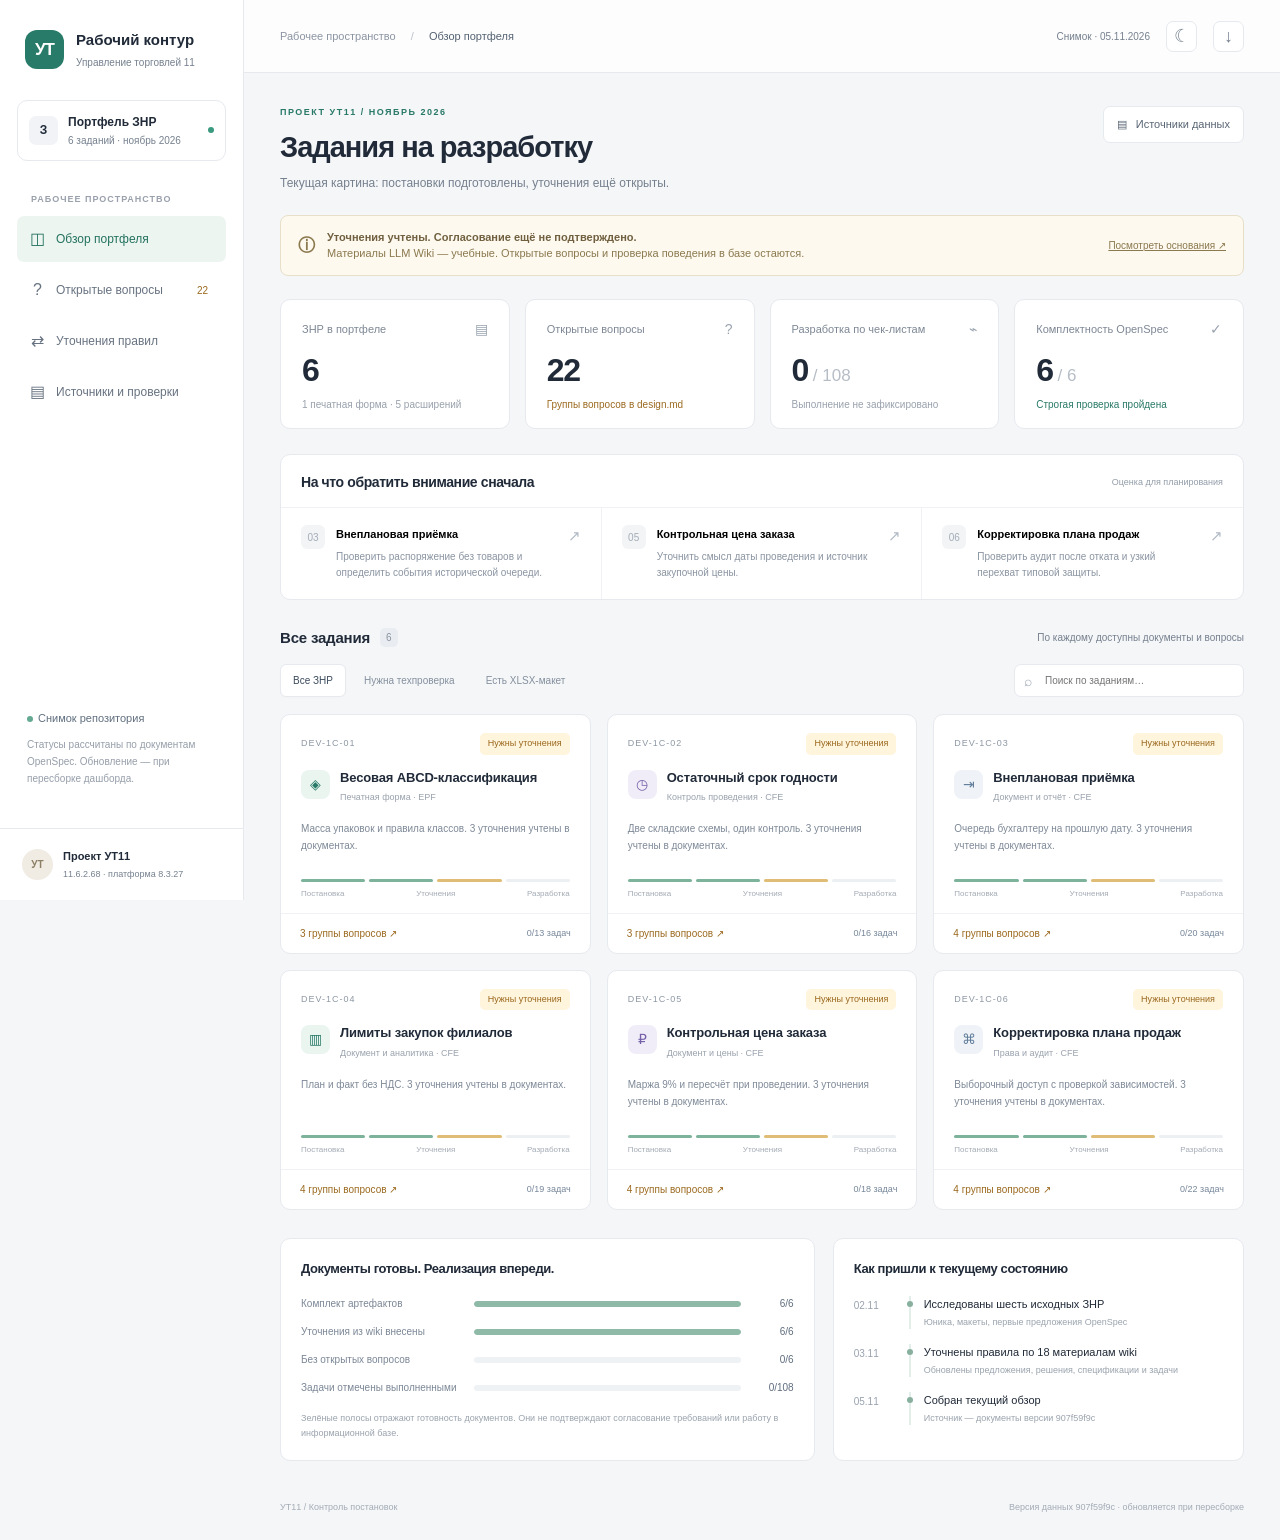
<file: sites/znr-overview/dashboard.html>
<!doctype html>
<html lang="ru">
<head>
  <meta charset="utf-8"><meta name="viewport" content="width=device-width,initial-scale=1">
  <title>УТ11 · Состояние ЗНР</title>
  <meta name="description" content="Шесть заданий УТ11: текущие решения, открытые вопросы, макеты и состояние разработки.">
  <meta name="color-scheme" content="light dark">
  <script>(()=>{let t;try{t=localStorage.getItem('znr-theme');}catch{}document.documentElement.dataset.theme=t==='light'||t==='dark'?t:(window.matchMedia?.('(prefers-color-scheme: dark)').matches?'dark':'light');})();</script>
  <style>:root{--bg:#f5f6f8;--ink:#202a38;--muted:#75808e;--line:#e6e9ee;--green:#287967;--green-bg:#eaf5f0;--amber:#9b691f;--amber-bg:#fff4dc;--purple:#7560a8;--purple-bg:#f0edf8;--white:#fff;--sidebar:244px}
*{box-sizing:border-box}body{margin:0;background:var(--bg);color:var(--ink);font-family:'Golos Text',-apple-system,BlinkMacSystemFont,'Segoe UI',sans-serif;font-size:14px;line-height:1.5}button,input,select{font:inherit}button,a,input,select{ -webkit-tap-highlight-color:transparent}button,a{touch-action:manipulation}button{cursor:pointer}button:focus-visible,a:focus-visible,input:focus-visible,select:focus-visible{outline:3px solid #77baa9;outline-offset:3px}a{color:inherit;text-decoration:none}small{display:block}.sidebar{position:fixed;inset:0 auto 0 0;width:var(--sidebar);background:#fff;border-right:1px solid var(--line);padding:29px 17px 0;display:flex;flex-direction:column;z-index:10}.brand{display:flex;align-items:center;gap:12px;font-weight:650;font-size:15px;padding:0 8px 30px}.brand small{font-size:10px;color:var(--muted);font-weight:400;margin-top:3px}.brand-mark{display:grid;place-items:center;background:#277b68;color:white;width:39px;height:39px;border-radius:12px;letter-spacing:-1px;font-size:17px}.workspace{display:flex;gap:10px;align-items:center;border:1px solid var(--line);border-radius:10px;padding:12px 11px;margin-bottom:32px;font-size:12px;font-weight:600}.workspace small{font-size:10px;color:var(--muted);font-weight:400;margin-top:2px}.workspace-icon{width:29px;height:29px;display:grid;place-items:center;background:#f1f3f6;border-radius:7px}.workspace-dot{height:6px;width:6px;border-radius:50%;background:#3a9a7f;margin-left:auto}.nav-label{font-size:9px;font-weight:600;letter-spacing:1px;color:#9aA1ac;padding:0 14px;margin-bottom:10px}nav{display:grid;gap:5px}nav a{padding:11px 12px;display:flex;align-items:center;gap:10px;border-radius:7px;font-size:12px;color:#687381;font-weight:500}nav a.active{background:#edf5f1;color:#24725e}.nav-icon{width:17px;font-size:16px;text-align:center}.nav-count{margin-left:auto;font-size:10px;border-radius:5px;background:#fff;padding:1px 6px;color:var(--amber)}.sidebar-note{margin:30px 10px 25px;margin-top:auto;padding:16px 0;font-size:11px;color:#5f6e7e}.sidebar-note p{font-size:10px;line-height:1.7;color:#969eaa;margin-bottom:0}.live-dot{display:inline-block;background:#64a991;width:6px;height:6px;border-radius:50%;margin-right:5px}.sidebar-footer{border-top:1px solid var(--line);margin:0 -17px;padding:19px 22px;display:flex;gap:10px;align-items:center;font-size:11px;font-weight:550}.sidebar-footer small{font-size:9px;font-weight:400;color:var(--muted);margin-top:3px}.avatar{display:grid;place-items:center;width:31px;height:31px;background:#f0ece4;border-radius:50%;color:#8d7e66;font-size:10px}.app{margin-left:var(--sidebar)}.topbar{height:73px;border-bottom:1px solid var(--line);background:rgba(255,255,255,.8);padding:0 36px;display:flex;justify-content:space-between;align-items:center}.crumb{font-size:11px;color:#8b94a2}.crumb span{margin:0 12px;color:#bbc1c9}.crumb b{color:#536171;font-weight:500}.top-actions{display:flex;gap:16px;align-items:center}.snapshot-date{font-size:10px;color:var(--muted)}.icon-button{background:#fff;border:1px solid var(--line);border-radius:7px;min-width:31px;height:31px;display:grid;place-items:center;font-size:18px;color:#75808e}.icon-button:hover{background:#f4f7f6;color:#287967}main{max-width:1480px;margin:auto;padding:33px 36px 10px}.heading-row{display:flex;align-items:flex-start;justify-content:space-between;gap:20px;margin-bottom:23px}.eyebrow{font-size:9px;letter-spacing:1.5px;color:var(--green);font-weight:600;margin-bottom:9px}h1{font-size:29px;letter-spacing:-1px;line-height:1.25;font-weight:600;margin:0 0 9px}h2{font-size:18px;font-weight:600;letter-spacing:-.4px;margin:0}h3{font-size:15px;font-weight:600;margin:0}.subtitle{color:var(--muted);font-size:12px;margin:0}.button{padding:9px 13px;border:1px solid var(--line);border-radius:7px;background:white;font-size:11px;font-weight:500;display:inline-flex;align-items:center;justify-content:center;gap:8px;color:#596573}.button:hover{border-color:#95bdae;color:var(--green)}.button-primary{color:white;background:var(--green);border-color:var(--green)}.button-primary:hover{color:white;background:#206451}.badge{font-size:9px;font-weight:500;padding:4px 8px;border-radius:5px;display:inline-flex;align-items:center;gap:5px;white-space:nowrap}.badge-amber{color:var(--amber);background:var(--amber-bg)}.badge-green{color:var(--green);background:var(--green-bg)}.badge-purple{color:var(--purple);background:var(--purple-bg)}.badge-neutral{background:#f0f2f5;color:#7b8592}.notice{display:flex;gap:12px;border:1px solid #e8dfc8;border-radius:8px;background:#fdf9ef;padding:13px 17px;font-size:11px;color:#8b794f;align-items:center;margin-bottom:23px}.notice-icon{font-size:17px;font-weight:600}.notice strong{font-weight:550;color:#70603f}.notice button{border:0;background:transparent;padding:0;color:#8b794f;text-decoration:underline;white-space:nowrap;margin-left:auto;font-size:10px}.metrics{display:grid;grid-template-columns:repeat(4,1fr);gap:15px;margin-bottom:25px}.metric{padding:19px 21px 16px;background:#fff;border:1px solid var(--line);border-radius:10px}.metric-label{font-size:11px;color:#7d8794;display:flex;justify-content:space-between;align-items:center}.metric-icon{font-size:14px;color:#99a3af}.metric-value{font-size:32px;line-height:1.2;font-weight:550;letter-spacing:-1.2px;margin:11px 0 8px}.metric-value small{display:inline;font-size:17px;font-weight:400;color:#b6bdc6;letter-spacing:0}.metric-bottom{font-size:10px;color:#99a1ac}.metric-bottom .accent{color:var(--green)}.metric-bottom .warn{color:var(--amber)}.section-head{display:flex;justify-content:space-between;align-items:center;margin:0 0 15px;gap:15px}.section-title{display:flex;align-items:center;gap:10px}.section-title h2{font-size:15px;letter-spacing:-.2px}.count-label{font-size:10px;background:#e9edf1;color:#89939f;padding:2px 6px;border-radius:5px}.text-button{padding:3px 0;background:transparent;border:0;font-size:10px;color:var(--muted)}.text-button:hover{color:var(--green)}.attention-panel{background:white;border:1px solid var(--line);border-radius:10px;margin-bottom:27px;overflow:hidden}.attention-header{padding:17px 20px 14px;display:flex;justify-content:space-between;align-items:center}.attention-header h2{font-size:14px}.attention-header span{font-size:9px;color:#929ca8}.attention-grid{display:grid;grid-template-columns:repeat(3,1fr);border-top:1px solid #f0f1f4}.attention-item{padding:17px 20px;text-align:left;background:none;border:0;display:flex;gap:11px;align-items:flex-start;border-right:1px solid #f0f1f4}.attention-item:last-child{border-right:0}.attention-item:hover{background:#fafcfb}.attention-number{font-size:10px;color:#a4adb8;background:#f2f4f6;min-width:24px;height:24px;border-radius:6px;display:grid;place-items:center}.attention-item h3{font-size:11px;margin:1px 0 6px}.attention-item p{font-size:10px;color:#8a94a1;margin:0;line-height:1.65}.attention-arrow{color:#b2bbc6;margin-left:auto;font-size:15px}.toolbar{display:flex;justify-content:space-between;gap:12px;margin-bottom:17px}.filters{display:flex;gap:5px;flex-wrap:wrap}.filter{border:1px solid transparent;border-radius:6px;padding:7px 12px;background:transparent;color:#84909e;font-size:10px}.filter.active{background:white;border-color:var(--line);color:#3c4b5d;box-shadow:0 1px 2px #19253504}.search-wrap{position:relative;width:230px;flex-shrink:0}.search-wrap span{position:absolute;top:7px;left:10px;color:#9da6b3}.search-wrap input{border:1px solid var(--line);border-radius:7px;background:#fff;padding:8px 12px 8px 30px;font-size:10px;width:100%;color:#536171}.cards{display:grid;grid-template-columns:repeat(3,1fr);gap:16px;margin-bottom:28px}.card{background:#fff;border:1px solid var(--line);border-radius:10px;overflow:hidden;transition:transform .15s,border-color .15s;display:flex;flex-direction:column}.card:hover{border-color:#adc8bd;transform:translateY(-2px)}.card-main{text-align:left;border:0;background:none;width:100%;padding:18px 20px 13px;flex:1;color:inherit}.card-top{display:flex;justify-content:space-between;align-items:center;margin-bottom:14px;gap:8px}.card-code{font-size:9px;letter-spacing:1px;color:#8d97a4;font-weight:500}.area-icon{width:29px;height:29px;border-radius:8px;display:grid;place-items:center;background:var(--green-bg);color:var(--green);font-size:14px;float:left;margin-right:10px;margin-top:1px}.card:nth-child(3n+2) .area-icon{background:var(--purple-bg);color:var(--purple)}.card:nth-child(3n) .area-icon{background:#eff3f8;color:#627e9b}.card h3{font-size:13px;line-height:1.45;letter-spacing:-.15px;margin-bottom:4px}.card-subtitle{font-size:9px;color:#9aa2ad}.card-info{clear:both;padding-top:15px;font-size:10px;line-height:1.7;color:#7e8997;min-height:65px}.card-stage{display:flex;gap:4px;margin-top:9px}.stage{height:3px;border-radius:3px;flex:1;background:#edf0f3}.stage.done{background:#7db39b}.stage.wait{background:#e0bd76}.card-stage-labels{display:flex;justify-content:space-between;color:#a3aab4;font-size:8px;margin-top:6px}.card-footer{border-top:1px solid #f0f1f4;padding:12px 19px;display:flex;gap:12px;align-items:center;justify-content:space-between;font-size:9px;color:#929ba7}.card-footer button{background:transparent;border:0;color:var(--amber);font-size:10px;padding:0}.card-footer button:hover{text-decoration:underline}.card-footer span:last-child{color:#768699}.bottom-grid{display:grid;grid-template-columns:1.3fr 1fr;gap:18px;margin-bottom:20px}.panel{background:#fff;border:1px solid var(--line);border-radius:10px;padding:20px}.panel-title{font-size:13px;margin-bottom:18px}.pipeline{display:grid;gap:13px}.pipeline-row{display:grid;grid-template-columns:160px 1fr 40px;align-items:center;gap:13px;font-size:10px;color:#7b8796}.bar{height:6px;background:#eff2f5;border-radius:5px;overflow:hidden}.bar i{height:100%;background:#8fbaa7;display:block;border-radius:5px}.pipeline-row:last-child .bar i{background:#c8d1db}.pipeline-row b{text-align:right;font-size:10px;font-weight:500;color:#5f6d7e}.panel-note{font-size:9px;color:#9aa3ad;line-height:1.6;margin:16px 0 0}.timeline{display:grid;gap:15px}.timeline-row{display:grid;grid-template-columns:40px 1fr;gap:15px}.timeline-date{font-size:10px;color:#98a2af;padding-top:2px}.timeline-body{border-left:2px solid #e4eee9;padding-left:13px;position:relative;font-size:11px}.timeline-body:before{content:'';height:6px;width:6px;background:#89b09f;border-radius:50%;position:absolute;left:-4px;top:5px}.timeline-body small{font-size:9px;color:#9aa3ad;margin-top:3px}.page-footer{max-width:1480px;margin:auto;display:flex;justify-content:space-between;padding:10px 36px 25px;font-size:9px;color:#a3abb5}.empty{padding:40px;text-align:center;color:var(--muted);background:#fff;border:1px dashed var(--line);border-radius:10px;grid-column:1/-1}.question-row{padding:18px 20px;background:white;border:1px solid var(--line);border-radius:9px;margin-bottom:10px;display:grid;grid-template-columns:118px 1fr auto;gap:18px;align-items:start}.question-row p{margin:0;color:#657386;font-size:12px;line-height:1.75}.question-row button{background:none;border:0;color:var(--green);font-size:11px}.question-meta{font-size:10px;color:#8e99a6}.question-meta .badge{margin-top:6px}.select{background:white;border:1px solid var(--line);border-radius:6px;padding:7px 9px;color:#6c798a;font-size:11px}.decision-block{background:#fff;border:1px solid var(--line);border-radius:10px;margin-bottom:17px;overflow:hidden}.decision-title{padding:17px 20px;border-bottom:1px solid var(--line);display:flex;gap:12px;align-items:center;font-size:13px;font-weight:550}.decision-row{display:grid;grid-template-columns:1fr 2fr 90px;gap:18px;padding:16px 20px;border-bottom:1px solid #f1f3f5;font-size:11px}.decision-row:last-child{border:0}.decision-row p{margin:0;color:#627286;line-height:1.7}.decision-row span{color:#8994a3}.doc-button{border:0;background:none;color:var(--green);font-size:10px;padding:0;text-align:left}.source-grid{display:grid;grid-template-columns:repeat(2,1fr);gap:18px}.source-card{padding:22px;background:white;border:1px solid var(--line);border-radius:10px}.source-card h3{margin-bottom:10px}.source-card p{color:#81909f;font-size:11px;line-height:1.8}.source-links{display:grid;gap:11px}.source-links button{text-align:left;background:none;border:0;color:var(--green);font-size:12px;padding:0}.source-links button:hover{text-decoration:underline}dialog{border:1px solid var(--line);padding:0;width:min(850px,calc(100% - 30px));max-height:90dvh;border-radius:14px;color:var(--ink);box-shadow:0 25px 120px #203c412a}dialog::backdrop{background:#172d3c55;backdrop-filter:blur(3px)}.detail-head{padding:23px 25px;display:flex;justify-content:space-between;gap:20px;align-items:flex-start;border-bottom:1px solid var(--line)}.detail-head h2{font-size:21px}.detail-tabs{display:flex;padding:0 24px;gap:21px;border-bottom:1px solid var(--line)}.detail-tabs button{border:0;border-bottom:2px solid transparent;background:none;font-size:11px;color:#8c98a6;padding:13px 0}.detail-tabs button.active{color:var(--green);border-color:var(--green)}.detail-body{padding:24px;overflow:auto}.detail-banner{background:#f9f6ee;border:1px solid #eee4cd;border-radius:7px;padding:13px;font-size:11px;color:#938052;margin:0 0 20px}.detail-body h3{font-size:13px;margin:20px 0 10px}.detail-body ul{padding-left:18px}.detail-body li{font-size:12px;line-height:1.9;margin:7px 0;color:#66788a}.detail-numbers{display:grid;grid-template-columns:repeat(4,1fr);gap:10px;margin-bottom:20px}.detail-numbers>div{background:#f5f7f9;padding:12px;border-radius:7px;font-size:10px;color:#8c96a4}.detail-numbers b{display:block;font-size:22px;color:#4b5d70;font-weight:500}.detail-question{border-bottom:1px solid var(--line);padding:15px 0}.detail-question p{font-size:12px;line-height:1.8;color:#657589;margin:8px 0}.task{display:flex;align-items:flex-start;gap:10px;font-size:11px;line-height:1.8;color:#758396;padding:10px 0;border-bottom:1px solid #eff1f4}.task-check{height:13px;min-width:13px;border:1px solid #cdd5dc;border-radius:3px;margin-top:4px}.task-check.done{background:var(--green)}.doc-tile{display:flex;justify-content:space-between;align-items:center;gap:15px;border:1px solid var(--line);border-radius:7px;padding:14px;margin-bottom:9px;font-size:12px}.doc-tile small{font-size:9px;color:#99a3af;margin-top:4px;word-break:break-all}.doc-heading{min-width:0}.document-path{font-size:9px;color:#9aa5b2;overflow-wrap:anywhere;margin-top:6px}.markdown{padding:25px;max-height:65dvh;overflow:auto;font-size:12px;color:#5d7084;line-height:1.85}.markdown h1{font-size:22px}.markdown h2{font-size:17px;margin:25px 0 12px}.markdown h3{font-size:14px;margin:20px 0 9px}.markdown h4{font-size:12px;margin:15px 0 7px}.markdown p{overflow-wrap:anywhere}.markdown pre{white-space:pre-wrap;background:#f3f5f7;padding:15px;font-size:10px;overflow:auto}.markdown code{background:#f2f4f6;padding:1px 4px;border-radius:3px;font-size:11px}.markdown table{border-collapse:collapse;width:100%;font-size:10px;display:block;overflow:auto}.markdown td,.markdown th{border:1px solid var(--line);padding:8px;text-align:left;min-width:90px}.markdown a{color:var(--green);text-decoration:underline}.local-link{color:#8f9ba9;font-size:10px;overflow-wrap:anywhere}.file-note{padding:20px;background:#f5f7f9;border-radius:8px}.file-note p{margin-bottom:15px}.file-note code{overflow-wrap:anywhere}.small-note{font-size:10px;color:#929daa;line-height:1.7;margin-top:18px}
@media(min-width:1500px){:root{--sidebar:265px}main{padding-top:40px}.card-main{padding:22px}.card h3{font-size:15px}.card-info{font-size:11px}.topbar{padding:0 45px}.metrics{gap:20px}.metric{padding:22px}}
@media(max-width:1150px){:root{--sidebar:212px}main{padding:25px 24px}.topbar{padding:0 24px}.cards{grid-template-columns:repeat(2,1fr)}.attention-grid{grid-template-columns:1fr}.attention-item{border-right:0;border-bottom:1px solid #f0f1f4}.attention-item:last-child{border:0}.bottom-grid{grid-template-columns:1fr}.sidebar{padding-left:12px;padding-right:12px}.brand{font-size:13px}.brand small{font-size:9px}nav a{font-size:11px}.metric{padding:15px}.metric-label{font-size:10px}.metric-bottom{font-size:9px}}
@media(max-width:760px){:root{--sidebar:0px}.sidebar{position:static;width:auto;padding:14px 18px 0;border-right:0;border-bottom:1px solid var(--line)}.brand{padding:0 0 12px}.brand small,.workspace,.nav-label,.sidebar-note,.sidebar-footer{display:none}.brand-mark{height:30px;width:30px;border-radius:8px;font-size:14px}nav{display:flex;overflow:auto;gap:3px}nav a{padding:10px 8px;font-size:10px;white-space:nowrap}.nav-icon{display:none}.app{margin:0}.topbar{height:48px;padding:0 18px}.crumb{font-size:9px}.crumb span{margin:0 5px}.snapshot-date{font-size:9px}main{padding:24px 18px 8px}h1{font-size:25px}.heading-row{gap:12px}.heading-row>.button{font-size:9px;padding:8px}.subtitle{font-size:11px}.notice{font-size:10px;align-items:flex-start;padding:12px}.notice button{display:none}.metrics{grid-template-columns:repeat(2,1fr);gap:10px}.metric-value{font-size:29px}.cards{gap:12px}.card-main{padding:15px}.card h3{font-size:12px}.card-code{font-size:8px}.card-top{flex-wrap:wrap;margin-bottom:10px}.card-info{font-size:9px}.badge{font-size:8px}.card-footer{padding:10px 13px;gap:6px;font-size:8px}.card-footer button{font-size:9px}.toolbar{flex-direction:column}.search-wrap{width:100%}.source-grid{grid-template-columns:1fr}.question-row{grid-template-columns:1fr;gap:10px}.question-row p{font-size:11px}.question-meta{display:flex;align-items:center;gap:9px}.question-meta .badge{margin:0}.decision-row{grid-template-columns:1fr;gap:7px}.decision-title{font-size:12px}.pipeline-row{grid-template-columns:135px 1fr 35px}.page-footer{padding:14px 18px;font-size:8px}.detail-head{padding:20px}.detail-head h2{font-size:18px}.detail-tabs{gap:15px;padding:0 20px}.detail-body{padding:20px}.detail-numbers{grid-template-columns:repeat(2,1fr)}}
@media(max-width:440px){.cards{grid-template-columns:1fr}.card-info{min-height:0;font-size:11px}.card h3{font-size:14px}.card-top{flex-wrap:nowrap}.card-code{font-size:9px}.card-footer{font-size:9px}.area-icon{margin-bottom:8px}.top-actions{gap:7px}.crumb{max-width:160px}.snapshot-date{font-size:8px}}
@media(prefers-reduced-motion:reduce){*{transition:none!important;scroll-behavior:auto!important}}

/* Both dashboard views and embedded source documents share the selected theme. */
:root[data-theme="light"]{color-scheme:light}
:root[data-theme="dark"]{color-scheme:dark;--bg:#11171e;--ink:#e3eaf1;--muted:#a4b0be;--line:#2c3744;--green:#8acdb4;--green-bg:#1c3730;--amber:#ebc57b;--amber-bg:#3a3020;--purple:#c0aceb;--purple-bg:#30283f;--white:#1b2430}
[data-theme="dark"] .sidebar,[data-theme="dark"] .metric,[data-theme="dark"] .attention-panel,[data-theme="dark"] .card,[data-theme="dark"] .panel,[data-theme="dark"] .question-row,[data-theme="dark"] .decision-block,[data-theme="dark"] .source-card,[data-theme="dark"] .button,[data-theme="dark"] .icon-button,[data-theme="dark"] .select,[data-theme="dark"] .search-wrap input,[data-theme="dark"] .empty{background:var(--white)}
[data-theme="dark"] .topbar{background:#17202bea}
[data-theme="dark"] .brand-mark{background:#2d806a;color:#fff}
[data-theme="dark"] .workspace-icon,[data-theme="dark"] .attention-number,[data-theme="dark"] .count-label,[data-theme="dark"] .badge-neutral,[data-theme="dark"] .detail-numbers>div,[data-theme="dark"] .file-note,[data-theme="dark"] .markdown pre,[data-theme="dark"] .markdown code{background:#252f3c;color:#b2bfcd}
[data-theme="dark"] nav a{color:#afbbc9}
[data-theme="dark"] nav a.active{background:#203a32;color:#a5ddc5}
[data-theme="dark"] .nav-count{background:#2c382f;color:#e2c481}
[data-theme="dark"] .sidebar-footer{border-color:var(--line)}
[data-theme="dark"] .avatar{background:#3a342c;color:#d5c4aa}
[data-theme="dark"] .crumb b,[data-theme="dark"] .card-footer span:last-child,[data-theme="dark"] .pipeline-row b,[data-theme="dark"] .detail-numbers b{color:#c6d2df}
[data-theme="dark"] .notice,[data-theme="dark"] .detail-banner{background:#2a271f;border-color:#4a402d;color:#d0bb91}
[data-theme="dark"] .notice strong,[data-theme="dark"] .notice button{color:#ebd4a7}
[data-theme="dark"] .attention-grid,[data-theme="dark"] .attention-item,[data-theme="dark"] .card-footer,[data-theme="dark"] .decision-row,[data-theme="dark"] .task{border-color:var(--line)}
[data-theme="dark"] .attention-item:hover,[data-theme="dark"] .icon-button:hover{background:#23342f}
[data-theme="dark"] .attention-item{color:var(--ink)}
[data-theme="dark"] .filter{color:#adbac8}
[data-theme="dark"] .filter.active{background:#23332f;border-color:#3e6655;color:#b9e4cf}
[data-theme="dark"] .card:hover{border-color:#52796a}
[data-theme="dark"] .card:nth-child(3n) .area-icon{background:#26374a;color:#b0c7e2}
[data-theme="dark"] .stage,[data-theme="dark"] .bar{background:#303b48}
[data-theme="dark"] .stage.done,[data-theme="dark"] .bar i{background:#81bda1}
[data-theme="dark"] .stage.wait{background:#e0bd76}
[data-theme="dark"] .pipeline-row:last-child .bar i{background:#788a9f}
[data-theme="dark"] .timeline-body{border-color:#355346}
[data-theme="dark"] .button-primary{background:#347c63;border-color:#347c63;color:#fff}
[data-theme="dark"] dialog{background:var(--white);box-shadow:0 25px 120px #0008}
[data-theme="dark"] dialog::backdrop{background:#05090db8}
[data-theme="dark"] .task-check{border-color:#728297}
[data-theme="dark"] .task-check.done{background:#81bda1}
[data-theme="dark"] .card-info,[data-theme="dark"] .question-row p,[data-theme="dark"] .decision-row p,[data-theme="dark"] .source-card p,[data-theme="dark"] .detail-body li,[data-theme="dark"] .detail-question p,[data-theme="dark"] .task,[data-theme="dark"] .markdown{color:#b1bfce}
[data-theme="dark"] .button,[data-theme="dark"] .select,[data-theme="dark"] .search-wrap input{color:#c0cbd7}
[data-theme="dark"] .card-code,[data-theme="dark"] .card-subtitle,[data-theme="dark"] .card-stage-labels,[data-theme="dark"] .card-footer,[data-theme="dark"] .panel-note,[data-theme="dark"] .small-note,[data-theme="dark"] .sidebar-note p,[data-theme="dark"] .sidebar-footer small,[data-theme="dark"] .brand small,[data-theme="dark"] .workspace small,[data-theme="dark"] .nav-label,[data-theme="dark"] .attention-header span,[data-theme="dark"] .attention-item p,[data-theme="dark"] .timeline-body small,[data-theme="dark"] .document-path,[data-theme="dark"] .doc-tile small,[data-theme="dark"] .page-footer,[data-theme="dark"] .metric-bottom{color:#a4b0be}
[data-theme="dark"] .metric-label,[data-theme="dark"] .pipeline-row,[data-theme="dark"] .detail-numbers>div,[data-theme="dark"] .text-button,[data-theme="dark"] .sidebar-note{color:#b2bdca}
[data-theme="dark"] .metric-value small{color:#9dabbc}
[data-theme="dark"] input::placeholder{color:#93a3b5}
[data-theme="dark"] .detail-tabs button{color:#aebbc9}
[data-theme="dark"] .detail-tabs button.active{color:var(--green)}
</style>
</head>
<body>
  <aside class="sidebar">
    <a class="brand" href="#overview"><span class="brand-mark">УТ</span><span>Рабочий контур<small>Управление торговлей 11</small></span></a>
    <div class="workspace"><span class="workspace-icon">З</span><div>Портфель ЗНР<small>6 заданий · ноябрь 2026</small></div><span class="workspace-dot"></span></div>
    <div class="nav-label">РАБОЧЕЕ ПРОСТРАНСТВО</div>
    <nav aria-label="Разделы дашборда">
      <a href="#overview" data-page="overview"><span class="nav-icon">◫</span>Обзор портфеля</a>
      <a href="#questions" data-page="questions"><span class="nav-icon">?</span>Открытые вопросы <span id="qBadge" class="nav-count"></span></a>
      <a href="#decisions" data-page="decisions"><span class="nav-icon">⇄</span>Уточнения правил</a>
      <a href="#sources" data-page="sources"><span class="nav-icon">▤</span>Источники и проверки</a>
    </nav>
    <div class="sidebar-note"><span class="live-dot"></span>Снимок репозитория<p>Статусы рассчитаны по документам OpenSpec. Обновление — при пересборке дашборда.</p></div>
    <div class="sidebar-footer"><span class="avatar">УТ</span><div>Проект УТ11<small>11.6.2.68 · платформа 8.3.27</small></div></div>
  </aside>
  <div class="app">
    <header class="topbar"><div class="crumb">Рабочее пространство <span>/</span> <b id="crumbTitle">Обзор портфеля</b></div><div class="top-actions"><span class="snapshot-date" id="snapshotDate"></span><button class="icon-button" id="themeButton" aria-label="Включить тёмную тему" aria-pressed="false" title="Включить тёмную тему">☾</button><button class="icon-button" id="exportButton" aria-label="Скачать данные дашборда" title="Скачать снимок JSON">↓</button></div></header>
    <main id="main" tabindex="-1"></main>
    <footer class="page-footer"><span>УТ11 / Контроль постановок</span><span id="footerRevision"></span></footer>
  </div>
  <dialog id="detailDialog" aria-labelledby="detailTitle"><div class="detail-head"><div><div id="detailCode" class="eyebrow"></div><h2 id="detailTitle"></h2></div><button class="icon-button" id="closeDialog" aria-label="Закрыть карточку">×</button></div><div id="detailTabs" class="detail-tabs"></div><div id="detailBody" class="detail-body"></div></dialog>
  <dialog id="documentDialog" aria-labelledby="documentTitle"><div class="detail-head"><div class="doc-heading"><div class="eyebrow">ДОКУМЕНТ ИЗ СНИМКА</div><h2 id="documentTitle"></h2><div id="documentPath" class="document-path"></div></div><button class="icon-button" id="closeDocument" aria-label="Закрыть документ">×</button></div><article id="documentBody" class="markdown"></article></dialog>
  <script>window.DASHBOARD_DATA = {"generatedAt": "2026-11-05T19:21:57+03:00", "revision": "907f59f9c", "items": [{"id": "DEV-1C-01", "num": 1, "change": "dev-01-weight-abcd-print", "title": "Весовая ABCD-классификация", "kind": "Печатная форма · EPF", "area": "Логистика", "subtitle": "Масса упаковок и правила классов", "action": "Проверить источник брутто и контракт печати комплекта.", "issues": ["В формуле веса G12 есть необъяснённый коэффициент ×1,1.", "Не хватает обязательной характеристики.", "После уточнений доля включает текущую позицию. Прежний пример A,A,B,C,D больше не действующий эталон."], "docs": {"proposal": "openspec/changes/dev-01-weight-abcd-print/proposal.md", "design": "openspec/changes/dev-01-weight-abcd-print/design.md", "explore": "openspec/changes/dev-01-weight-abcd-print/explore.md", "tasks": "openspec/changes/dev-01-weight-abcd-print/tasks.md", "spec": "openspec/changes/dev-01-weight-abcd-print/specs/shipment-weight-abcd/spec.md"}, "questions": [{"text": "Подтвердить контракт регистрации комплекта печати БСП и точный источник брутто/единиц массы в УТ.", "type": "Техпроверка"}, {"text": "Уточнить формулу пересчёта количества в упаковки, сопоставление упаковок и пустую упаковку.", "type": "Правило"}, {"text": "Подтвердить сортировку, равные веса, округление долей и поведение при нулевой/отрицательной массе. Прежние технические решения сохранены как допущения, а не ответы wiki.", "type": "Правило"}], "answers": [{"before": "Какой вес берём в отгрузку", "answer": "Брутто отгрузочной упаковки; коэффициенты один раз, нет брутто — отказ печати.", "source": "llm-wiki/wiki/sources/Какой вес берём в отгрузку.md"}, {"before": "Один товар в разных коробках", "answer": "Ключ товар + характеристика + упаковка, собственный класс каждого ключа.", "source": "llm-wiki/wiki/sources/Один товар в разных коробках.md"}, {"before": "Спор про границы классов", "answer": "Накопленная доля включает текущую позицию, 50/75/90 включительно → A/B/C; первая позиция 60% → B.", "source": "llm-wiki/wiki/sources/Спор про границы классов.md"}], "tasks": [{"done": false, "text": "1.1 Через Юнику прочитать актуальные контракты регистрации внешней печатной формы БСП и включения в комплект; подтвердить их на тестовом подключении."}, {"done": false, "text": "1.2 Создать отдельный source set внешней обработки в external/WeightAbcdPrint, не изменяя типовой src/; определить префикс и регистрацию в v8project.yaml."}, {"done": false, "text": "1.3 Найти источник брутто отгрузочной упаковки; уточнить формулу количества упаковок, пустую упаковку и пересчёт в кг с коэффициентом не 1; подтвердить сортировку/равенства/округление и нулевую массу."}, {"done": false, "text": "2.1 Реализовать пакетное чтение строк реализации и валидатор массы/коэффициентов с полным списком ошибок."}, {"done": false, "text": "2.2 Реализовать агрегацию номенклатура/характеристика/упаковка, без дублирования массы."}, {"done": false, "text": "2.3 Реализовать сортировку и классы по доле с текущей позицией; после уточнения сортировки/округления закрепить 200 кг → A/B/C/D/D, точные границы 50/75/90 → A/B/C и первую позицию 60% → B."}, {"done": false, "text": "2.4 Создать MXL-макет по композиции XLSX: обязательная Характеристика, шапка документа, таблица, итог, свод и легенда; не переносить закупочную цену и ошибочные формулы."}, {"done": false, "text": "2.5 Реализовать печатную команду и заполнение коллекции/областей объектов печати для одного и нескольких документов."}, {"done": false, "text": "3.1 Через unica.check проверить созданные метаданные/BSL, выполнить git diff --check; отдельно перечислить существующие проблемы репозитория."}, {"done": false, "text": "3.2 Через unica.run {} узнать текущий контракт сборки EPF и собрать обработку; подключить в тестовой УТ через дополнительные отчёты и обработки."}, {"done": false, "text": "3.3 Пройти сценарии specs: 64/51/39/29/17, дубли, разные характеристики/единицы, граммы/кг, пустой документ, неизвестный вес, повторная печать после изменения."}, {"done": false, "text": "3.4 Проверить доступность из комплекта печати, несколько реализаций, перенос страниц и визуально сравнить итог с макетом; сохранить результаты/скриншоты."}, {"done": false, "text": "3.5 Подготовить инструкцию подключения/отключения EPF и журнал runtime-проверок с входами и результатами."}], "requirements": 6, "scenarios": 15, "artifacts": 4, "summary": ["Дополнительная печатная форма БСП для «Реализации товаров и услуг», доступная в комплекте печати.", "Брутто отгрузочной упаковки в кг, ключ товар/характеристика/упаковка и классы по накопленной доле с текущей позицией (50/75/90 включительно).", "Блокировка печати при недостоверной массе; итоги, легенда и оформление по макету с исправленной математикой."]}, {"id": "DEV-1C-02", "num": 2, "change": "dev-02-receipt-shelf-life", "title": "Остаточный срок годности", "kind": "Контроль проведения · CFE", "area": "Закупки", "subtitle": "Две складские схемы, один контроль", "action": "Уточнить ордерный маршрут и правила отсутствующей серии.", "issues": [], "docs": {"proposal": "openspec/changes/dev-02-receipt-shelf-life/proposal.md", "design": "openspec/changes/dev-02-receipt-shelf-life/design.md", "explore": "openspec/changes/dev-02-receipt-shelf-life/explore.md", "tasks": "openspec/changes/dev-02-receipt-shelf-life/tasks.md", "spec": "openspec/changes/dev-02-receipt-shelf-life/specs/receipt-shelf-life-control/spec.md"}, "questions": [{"text": "Уточнить точные объекты/обработчики ордерного маршрута и поведение при отсутствии серии в приходном ордере.", "type": "Техпроверка"}, {"text": "Подтвердить формулу остатка, округление и день истечения срока; wiki этих деталей не задаёт.", "type": "Правило"}, {"text": "Подтвердить хранение пустого порога отдельно от нуля (предложен ПорогНастроен), миграцию старых нулей и канал списка товаров для ответственного за качество.", "type": "Данные"}], "answers": [{"before": "Если процент не заполнен", "answer": "Пустой порог — предупреждение и список товаров качеству; просрочка запрещена.", "source": "llm-wiki/wiki/sources/Если процент не заполнен.md"}, {"before": "Ноль в настройках срока годности", "answer": "Явный ноль — минимум 30%; 29% отказ, 30% допуск.", "source": "llm-wiki/wiki/sources/Ноль в настройках срока годности.md"}, {"before": "Письмо от Анны про приёмку", "answer": "Ордерная схема — блокировка срока только в приходном ордере; приобретение без серий пропускается. Неордерная — приобретение; дата приёмочного документа.", "source": "llm-wiki/wiki/sources/Письмо от Анны про приёмку.md"}], "tasks": [{"done": false, "text": "1.1 Через Юнику проследить сбор серий при обычной и ордерной политике; найти точку контроля в приходном ордере для ордерной схемы и в приобретении для неордерной; уточнить отсутствие серий в самом ордере."}, {"done": false, "text": "1.2 Прочитать точные контракты заимствования и обработчиков; создать CFE/source set extensions/ReceiptShelfLife с префиксом, сохранив поддержку main."}, {"done": false, "text": "1.3 Заимствовать серию и соглашение; добавить полный срок хранения в днях, порог и признак настройки; повторно использовать ДатаПроизводства."}, {"done": false, "text": "1.4 Определить подготовку существующих серий/соглашений и подтвердить хранение пустого значения/миграцию старых нулей, формулу дней/округление и день истечения; пустой порог — предупреждение, явный ноль — минимум 30%."}, {"done": false, "text": "2.1 Реализовать валидатор даты изготовления/срока и синхронизацию ГоденДо без противоречащего ручного значения."}, {"done": false, "text": "2.2 Реализовать календарный расчёт дней, неокруглённое сравнение и представление процента с одним знаком."}, {"done": false, "text": "2.3 Нормализовать серии из строк/распределения и доступных складских связей; проверить полноту покрытия серийного количества."}, {"done": false, "text": "2.4 Подключить проверку до движений приходного ордера при ордерной схеме и приобретения при неордерной, включая программное проведение/загрузку; приобретение без серий при ордерной схеме пропускать, чужой Отказ сохранять."}, {"done": false, "text": "2.5 Добавить просмотр серии на выбранную дату и результатов серий документа; формировать сообщения с товаром, серией, фактом и эффективным минимумом; уточнить канал и показать список товаров без настройки ответственному за качество."}, {"done": false, "text": "2.6 Согласовать порядок подключения с DEV-1C-03, чтобы обе проверки выполнялись без замены типового проведения."}, {"done": false, "text": "3.1 Выполнить unica.check для новых/заимствованных объектов и BSL, git diff --check; получить актуальный контракт сборки через unica.run {}."}, {"done": false, "text": "3.2 Собрать CFE и подключить в тестовую базу, заполнить контрольные серии/соглашение без изменения исторических данных автоматически."}, {"done": false, "text": "3.3 Проверить срок 120 дней: 28 дней — разрешено, 35 — запрещено; 30 дней — точная граница; случай 74,96% и округлённые 75,0%."}, {"done": false, "text": "3.4 Проверить пустые даты, срок 0/-1, будущее изготовление, просрочку, явный ноль (29% отказ/30% допуск), пустой порог (предупреждение при сохранении запрета просрочки), часы в датах."}, {"done": false, "text": "3.5 Проверить несколько серий, распределение отдельной ТЧ, несерийные товары, смену даты, перепроведение и прямое проведение; при отказе подтвердить отсутствие частичных движений."}, {"done": false, "text": "3.6 Проверить совместно с внеплановым приобретением DEV-1C-03 и записать входы/результаты, порядок настройки, миграции и отката."}], "requirements": 6, "scenarios": 18, "artifacts": 4, "summary": ["Расширение серии полным сроком хранения в календарных днях и просмотр остатка на дату поступления.", "Минимальный процент в соглашении: пусто — предупреждение и список качества, явный ноль — эффективные 30%; просрочка запрещена.", "Контроль в приходном ордере при ордерной схеме, в приобретении при неордерной, по дате приёмочного документа; повторный расчёт при перепроведении."]}, {"id": "DEV-1C-03", "num": 3, "change": "dev-03-unplanned-warehouse-receipt", "title": "Внеплановая приёмка", "kind": "Документ и отчёт · CFE", "area": "Склад", "subtitle": "Очередь бухгалтеру на прошлую дату", "action": "Проверить распоряжение без товаров и определить события исторической очереди.", "issues": ["Прежний макет исключает ордер целиком; актуальная очередь учитывает связанное количество.", "Формулы дней G14:G19 содержат необъяснённое +7.", "Исходный пример и лист сценариев расходятся по ПО-10570 и ПО-10624. После новых правил числовой эталон нужно пересобрать."], "docs": {"proposal": "openspec/changes/dev-03-unplanned-warehouse-receipt/proposal.md", "design": "openspec/changes/dev-03-unplanned-warehouse-receipt/design.md", "explore": "openspec/changes/dev-03-unplanned-warehouse-receipt/explore.md", "tasks": "openspec/changes/dev-03-unplanned-warehouse-receipt/tasks.md", "spec": "openspec/changes/dev-03-unplanned-warehouse-receipt/specs/unplanned-warehouse-receipt/spec.md"}, "questions": [{"text": "Технически подтвердить новое распоряжение без товарной ТЧ в типовой УТ.", "type": "Техпроверка"}, {"text": "Как агрегировать пересекающееся количество нескольких черновиков в очереди, считать позиции/KPI и пересчитать XLSX-эталон?", "type": "Правило"}, {"text": "Как различать пометку/физическое удаление, учитывать помеченный проведённый документ и отмену проведения в обоих учётах?", "type": "Правило"}, {"text": "Какую дату события брать при заднем числе? Подтвердить ключ/гранулярность блокировки и расчёт доступного количества; блокировка по ордеру пока проектное решение.", "type": "Правило"}], "answers": [{"before": "Черновики ничего не резервируют", "answer": "Оба конкурирующих черновика сохраняются без резерва; контроль количества при проведении под блокировкой.", "source": "llm-wiki/wiki/sources/Черновики ничего не резервируют.md"}, {"before": "Переписка с бухгалтерией", "answer": "Связанное количество убирается из очереди при записи непомеченного черновика/проведённого приобретения; пометка черновика возвращает его.", "source": "llm-wiki/wiki/sources/Переписка с бухгалтерией.md"}, {"before": "Отчёт на конец месяца", "answer": "Исторический срез на конец выбранного дня; сегодняшние связи не меняют вчерашний отчёт, удаление своей датой.", "source": "llm-wiki/wiki/sources/Отчёт на конец месяца.md"}], "tasks": [{"done": false, "text": "1.1 Через Юнику прочитать СоздатьОрдер рабочего места УправлениеПоступлением и связанные алгоритмы/тип РаспоряжениеНаПоступление; доказать допустимость уведомления без товарной ТЧ в CFE."}, {"done": false, "text": "1.2 На тестовом прототипе подтвердить приходные движения по уведомлению и сохранность обычной приёмки; при несовместимости сначала обновить design, не создавать фиктивный заказ."}, {"done": false, "text": "1.3 Создать CFE/source set extensions/UnplannedReceipt, новый документ уведомления с шапкой без товаров и разграничением логист/кладовщик."}, {"done": false, "text": "1.4 Заимствовать рабочее место, ордер, приобретение; добавить явные ссылки и регистр уведомление–ордер, регистр проведённого количественного участия и историю связей для очереди на дату."}, {"done": false, "text": "1.5 Уточнить агрегацию конкурирующих черновиков для очереди, события пометки/удаления/заднего числа и отмены проведения; черновик не резервирует, но его запись убирает связанное количество из очереди."}, {"done": false, "text": "2.1 Добавить уведомления и команду создания/открытия ордера в рабочее место приёмки с проверкой ордерного склада."}, {"done": false, "text": "2.2 Реализовать типизированное распоряжение/ветки алгоритма уведомления и инвариант совпадения с явной ссылкой; сохранить типовые складские движения."}, {"done": false, "text": "2.3 Реализовать транзакционный ключ уведомления для единственного ордера и серверную проверку прямого создания; обработать физическое удаление без зависимостей."}, {"done": false, "text": "2.4 Реализовать приведение количества к единицам хранения и агрегацию номенклатура/характеристика без служебных строк."}, {"done": false, "text": "2.5 Разделить запись черновика и проведение: при записи проверить контекст и записать историю связи без резерва; при проведении под блокировкой заменить старый вклад, проверить новый объём и атомарно обновить участие."}, {"done": false, "text": "2.6 Подключить общий протокол блокировок при изменении/отмене ордера, приобретений, пометке и переносе связей; определить стабильный порядок ключей."}, {"done": false, "text": "2.7 Обеспечить совместный серверный контроль с DEV-1C-02 без пропуска ошибок серий."}, {"done": false, "text": "3.1 Создать СКД очереди оставшегося количества по истории на конец выбранного дня; учитывать связи непомеченных черновиков и проведённых приобретений, исключить приёмку по заказу поставщику."}, {"done": false, "text": "3.2 Вывести обязательные поля, ссылки на основание/ордер, число позиций по отдельно уточнённому правилу частичной очереди и возраст до конца периода без +7; свести KPI из того же набора."}, {"done": false, "text": "3.3 После уточнения агрегации пересчитать XLSX-эталон; проверить приёмку 40/черновик 25 → очередь 15, пометку → очередь 40 и срез на первое число до создания приобретения второго."}, {"done": false, "text": "4.1 Выполнить unica.check по всем изменённым объектам/BSL и git diff --check; через unica.run {} получить контракт сборки и собрать CFE."}, {"done": false, "text": "4.2 В тестовой базе пройти 40 → 25+15 → отказ на 1, повторную запись/проведение, смену единиц и характеристики, пометку/отмену и перенос связи."}, {"done": false, "text": "4.3 Двумя сеансами проверить единственный ордер и сохранение обоих конкурирующих черновиков и их конкурентное проведение; подтвердить, что уменьшение/отмена факта ниже оформления запрещены."}, {"done": false, "text": "4.4 Проверить изменение очереди при записи/пометке черновика, исторический срез и согласованные правила отмены проведения, рабочие отборы и обычную плановую приёмку."}, {"done": false, "text": "4.5 Зафиксировать фактические движения и отмену в тестовой базе, скриншоты рабочего места/отчёта и порядок безопасной поставки/отката."}], "requirements": 9, "scenarios": 25, "artifacts": 4, "summary": ["Уведомление о внеплановой поставке без товарной таблицы и создание одного приходного ордера из рабочего места приёмки.", "Несколько приобретений на один ордер с серверным контролем общего количества в единицах хранения и защитой от конкурентных проведений; черновики не резервируют количество.", "Историческая очередь бухгалтеру на конец выбранного дня: связанное количество убирается при записи черновика/проведённого приобретения, при пометке черновика возвращается; отборы по периоду и складу."]}, {"id": "DEV-1C-04", "num": 4, "change": "dev-04-branch-purchase-limits", "title": "Лимиты закупок филиалов", "kind": "Документ и аналитика · CFE", "area": "Финансы", "subtitle": "План и факт без НДС", "action": "Определить участвующие строки и пересчитать эталоны без НДС.", "issues": ["В отчёте отсутствует дата отгрузок 27.11.", "Возвраты уже отрицательные в источнике, формулы меняют знак ещё раз.", "При нулевом плане D13 возвращает 0 вместо «н/д».", "Прежний итог 6 110 000 — арифметическая сверка исходной книги. Для нового режима без НДС он не подтверждён."], "docs": {"proposal": "openspec/changes/dev-04-branch-purchase-limits/proposal.md", "design": "openspec/changes/dev-04-branch-purchase-limits/design.md", "explore": "openspec/changes/dev-04-branch-purchase-limits/explore.md", "tasks": "openspec/changes/dev-04-branch-purchase-limits/tasks.md", "spec": "openspec/changes/dev-04-branch-purchase-limits/specs/branch-purchase-limits/spec.md"}, "questions": [{"text": "Какие строки участвуют в контроле и какие филиалы допустимы? Запрет превышения лимита по-прежнему не установлен этой задачей.", "type": "Правило"}, {"text": "Как получать управленческие суммы, какой курс/дату пересчёта и округление применять?", "type": "Правило"}, {"text": "Как заполнять филиалы старых движений и пересчитывать историю/эталоны XLSX без НДС?", "type": "Данные"}, {"text": "Каковы ограничения суммы возврата и правило переноса филиала из основания обычного возврата? Смешанный/без основания уже определён: ручной филиал в каждой строке.", "type": "Правило"}], "answers": [{"before": "Как определяем филиал", "answer": "Филиал в каждой участвующей строке и движении; соответствие по контрагенту отменено.", "source": "llm-wiki/wiki/sources/Как определяем филиал.md"}, {"before": "Ответ Натальи по НДС", "answer": "План/факт без НДС после всех скидок в управленческой валюте; ставка из строки. 120 000 с НДС 20% → 100 000.", "source": "llm-wiki/wiki/sources/Ответ Натальи по НДС.md"}, {"before": "Возвраты за прошлый месяц", "answer": "Возврат уменьшает месяц возврата. Для смешанного/без основания ручной филиал каждой строки; основание необязательно.", "source": "llm-wiki/wiki/sources/Возвраты за прошлый месяц.md"}], "tasks": [{"done": false, "text": "1.1 Создать CFE/source set extensions/BranchPurchaseLimits с префиксом; через Юнику уточнить типовые суммы реализаций/возвратов и управленческую валюту."}, {"done": false, "text": "1.2 Создать документ лимита со строками организаций-филиалов, нормализованным месяцем, состояниями и неотрицательными суммами."}, {"done": false, "text": "1.3 Добавить филиал в участвующие строки реализаций/возвратов и движения; уточнить критерий участия/допустимые филиалы и подготовку старых движений, не создавать соответствие контрагент–филиал."}, {"done": false, "text": "1.4 Создать роль утверждения и регистр уникального утверждённого лимита по головной организации/месяцу."}, {"done": false, "text": "2.1 Реализовать серверные проверки обязательных полей, дубликатов филиалов, отрицательных сумм и запрета головной организации как собственного филиала."}, {"done": false, "text": "2.2 Реализовать ручное заполнение и копирование утверждённого документа предыдущего месяца в новый черновик без изменения источника."}, {"done": false, "text": "2.3 Реализовать атомарное утверждение под блокировкой ключа организации/месяца и проверку прав текущего пользователя."}, {"done": false, "text": "2.4 Защитить утверждённый документ от правки всех данных, снятия утверждения, заполнения, пометки/физического удаления и прямой записи; заблокировать форму."}, {"done": false, "text": "3.1 Реализовать выборку проведённых товарных реализаций головной организации филиалам по сохранённым в строках/движениях филиалам; запретить проведение участвующей строки без филиала."}, {"done": false, "text": "3.2 Реализовать отрицательные возвраты на дату возврата, включая прошлый месяц продажи, смешанные и без основания; обеспечить ручной филиал каждой такой строки, уточнить ограничения и обычный перенос из основания."}, {"done": false, "text": "3.3 Получить суммы без НДС после всех скидок по ставке строки; уточнить курс/дату/округление управленческого пересчёта и подтвердить их на валютной операции."}, {"done": false, "text": "3.4 Создать СКД с отдельными агрегатами плана/факта, динамическими датами, полной совокупностью филиалов, итоговым процентом и «н/д»."}, {"done": false, "text": "3.5 Оформить отчёт по XLSX без переноса пропущенной даты, ошибочного знака возврата, нулевого процента и демонстрационных отдельных оснований филиалов."}, {"done": false, "text": "4.1 Выполнить unica.check изменённых объектов/BSL и git diff --check; прочитать unica.run {} и собрать CFE по текущему контракту."}, {"done": false, "text": "4.2 Проверить пример Востока на явно заданных суммах без НДС после скидок: 1 500 000 план, 1 300 000 факт, 86,7%, три даты; проверить возврат и отмену проведения."}, {"done": false, "text": "4.3 Подтвердить режим/ставки исходных сумм и пересчитать журнал XLSX без НДС; проверить 120 000 с НДС 20% → 100 000, разные ставки, 27.11, отрицательную 22.12, нулевой план и сверку колонок."}, {"done": false, "text": "4.4 Проверить прямую запись/удаление утверждённого лимита, два одновременных утверждения одного ключа, копирование без источника и дубли филиалов."}, {"done": false, "text": "4.5 Проверить несколько месяцев/организаций, посторонних покупателей, иностранную валюту и построчные филиалы одного контрагента, возвраты без основания и неизменность истории после правки карточки; сохранить результаты и скриншоты."}, {"done": false, "text": "4.6 Подготовить порядок начальной настройки, утверждения, резервирования дополнительных данных и отката без снятия утверждения."}], "requirements": 8, "scenarios": 24, "artifacts": 4, "summary": ["Документ месячного лимита с черновиком, необратимым утверждением, уникальностью месяца и головной организации.", "Копирование утверждённого плана предыдущего месяца в новый черновик.", "Построчное указание филиала в продажах/возвратах и движениях вместо соответствия контрагентов; отчёт план/факт без НДС после скидок в управленческой валюте с динамическими датами, отрицательными возвратами и «н/д» при нулевом плане."]}, {"id": "DEV-1C-05", "num": 5, "change": "dev-05-order-control-price", "title": "Контрольная цена заказа", "kind": "Документ и цены · CFE", "area": "Продажи", "subtitle": "Маржа 9% и пересчёт при проведении", "action": "Уточнить смысл даты проведения и источник закупочной цены.", "issues": [], "docs": {"proposal": "openspec/changes/dev-05-order-control-price/proposal.md", "design": "openspec/changes/dev-05-order-control-price/design.md", "explore": "openspec/changes/dev-05-order-control-price/explore.md", "tasks": "openspec/changes/dev-05-order-control-price/tasks.md", "spec": "openspec/changes/dev-05-order-control-price/specs/order-control-price/spec.md"}, "questions": [{"text": "Что означает «дата проведения»: текущий момент операции, дата документа или иной момент?", "type": "Правило"}, {"text": "Каков конкретный источник закупочной цены, API формульного вида/итоговой суммы после скидок, курс, округление и обработка отсутствующей цены? Прежний серверный отказ при отсутствии данных — допущение.", "type": "Техпроверка"}, {"text": "Каковы состав, момент формирования и место хранения аудиторского снимка?", "type": "Данные"}, {"text": "Подтвердить точное имя роли, формат построчной причины и реакцию при её отсутствии/отсутствии роли. Отмена строки и адресное обновление в форме остаются проектными правилами; проведение в любом случае пересчитывает все проверяемые строки.", "type": "Правило"}], "answers": [{"before": "Старые заказы и новые цены", "answer": "Каждое проведение пересчитывает все проверяемые строки; история только для аудита, открытие без пересчёта.", "source": "llm-wiki/wiki/sources/Старые заказы и новые цены.md"}, {"before": "Причины скидок по строкам", "answer": "Причина каждой строки ниже порога и роль; причины копии очищаются.", "source": "llm-wiki/wiki/sources/Причины скидок по строкам.md"}, {"before": "Уточнение от финансов", "answer": "Маржа 9% от выручки: закупочная /0,91, пример 91 → 100; ×1,09 отменено.", "source": "llm-wiki/wiki/sources/Уточнение от финансов.md"}], "tasks": [{"done": false, "text": "1.1 Через Юнику уточнить источник закупочной цены, смысл даты проведения, курс/округление/отсутствие цены, затем выбрать и прочитать API получения формульного вида цены, пересчёта валют/единиц/НДС и итоговых сумм после скидок в заказе."}, {"done": false, "text": "1.2 Создать CFE/source set extensions/OrderControlPrice, заимствовать заказ и обе формы, добавить контрольную цену и служебный снимок строки, причину в каждой товарной строке."}, {"done": false, "text": "1.3 Подготовить настройку устойчивых ссылок на виды «Закупочная» и «Контрольная цена», проверить формулу закупочная /0,91 (91 → 100) и отсутствие неоднозначных видов."}, {"done": false, "text": "1.4 Создать отдельную роль продажи ниже порога и защитить контрольную цену от пользовательского редактирования."}, {"done": false, "text": "2.1 Реализовать серверное получение контрольного вида с проверкой закупочной базы и приведением к валюте/единице/НДС заказа."}, {"done": false, "text": "2.2 Реализовать ключ происхождения снимка и сравнение с сохранённой версией: запрет подмены, пересчёт новых/изменённых ключей, сохранение истории для аудита; уточнить её состав/момент/хранилище, не использовать снимок как разрешение продажи."}, {"done": false, "text": "2.3 Подключить сервис при ручном вводе, смене номенклатуры/характеристики/упаковки и обработке подбора обычной формы."}, {"done": false, "text": "2.4 Подключить тот же сервис в самообслуживании, программном заполнении и копировании; очищать у копии причины во всех строках."}, {"done": false, "text": "2.5 В форме пересчитывать затронутые строки; при каждом проведении/перепроведении пересчитывать все проверяемые строки, включая старые заказы, по ценам на отдельно уточнённую дату проведения."}, {"done": false, "text": "3.1 Определить итоговую цену после скидок без их повторного вычитания, применить единый режим НДС/валюты/единицы и типовую точность."}, {"done": false, "text": "3.2 Подключить обязательный серверный контроль проведения для всех интерфейсов, прямой записи и загрузки; пропускать только отменённые товарные строки."}, {"done": false, "text": "3.3 Проверять актуальное полномочие при отклонении, уточнить роль/формат/реакцию и требовать содержательную причину каждой строки ниже порога, сохраняя её в строке; отсутствие источника не обходится ролью."}, {"done": false, "text": "3.4 Выводить сообщения с товаром, фактической/контрольной ценами и недостающей настройкой, сохраняя уже установленный типовой Отказ."}, {"done": false, "text": "4.1 Выполнить unica.check метаданных/BSL, git diff --check; прочитать unica.run {} и собрать CFE."}, {"done": false, "text": "4.2 В тестовой базе проверить 91 → 100 и продажу 99: обычный пользователь, роль без причины, роль с причиной, точное равенство."}, {"done": false, "text": "4.3 Проверить ручной ввод/подбор в обеих формах, смену характеристики/упаковки/валюты/даты, ручную и автоматическую скидки, отменённую строку."}, {"done": false, "text": "4.4 Проверить открытие после смены прайса без изменения снимка, перепроведение всех строк по новому порогу при сохранении старой истории только для аудита, копию с очищенными построчными причинами, старый заказ, прямую подмену порога и отзыв роли."}, {"done": false, "text": "4.5 Зафиксировать входы и результаты, отсутствие частичных движений при отказе, скриншот колонки и инструкцию настройки видов цен/прав/отката."}], "requirements": 7, "scenarios": 21, "artifacts": 4, "summary": ["Сохраняемая контрольная цена строки, полученная из вида цены «Контрольная цена» с формулой «Закупочная / 0,91».", "Заполнение при ручном вводе и подборе, адресный пересчёт при изменении параметров цены, сохранение исторического значения при открытии и пересчёт всех проверяемых строк при каждом проведении; история используется только для аудита.", "Проверка фактической цены после скидок в сопоставимых валюте/единице/режиме НДС; отдельная роль и обязательная причина каждой строки ниже порога, очищаемая при копировании."]}, {"id": "DEV-1C-06", "num": 6, "change": "dev-06-approved-sales-plan-edit", "title": "Корректировка плана продаж", "kind": "Права и аудит · CFE", "area": "Планирование", "subtitle": "Выборочный доступ с проверкой зависимостей", "action": "Проверить аудит после отката и узкий перехват типовой защиты.", "issues": [], "docs": {"proposal": "openspec/changes/dev-06-approved-sales-plan-edit/proposal.md", "design": "openspec/changes/dev-06-approved-sales-plan-edit/design.md", "explore": "openspec/changes/dev-06-approved-sales-plan-edit/explore.md", "tasks": "openspec/changes/dev-06-approved-sales-plan-edit/tasks.md", "spec": "openspec/changes/dev-06-approved-sales-plan-edit/specs/approved-sales-plan-selective-edit/spec.md"}, "questions": [{"text": "Технически подтвердить устойчивый канал отказного аудита после отката, состав записи отказа и узкий перехват типовой проверки статуса.", "type": "Техпроверка"}, {"text": "Уточнить доверенный источник IP; при его отсутствии не записывать произвольное клиентское значение.", "type": "Техпроверка"}, {"text": "Подтвердить точный охват объектов/статусов, уровни Ответственного/Комментария, права и границы пересечения периодов. Прежняя модель утверждённого плана продаж и включительных интервалов остаётся проектным решением.", "type": "Правило"}, {"text": "Проверить наличие типового менеджера строки и соответствующий реквизит/форму. Отсутствие имени компьютера веб-клиента вопросом выпуска больше не является: согласовано «недоступно».", "type": "Техпроверка"}], "answers": [{"before": "Организация в плане сборки", "answer": "Сборка общая: тот же сценарий/пересечение блокирует независимо от организации; организация только у закупок.", "source": "llm-wiki/wiki/sources/Организация в плане сборки.md"}, {"before": "Что разрешили менять в плане", "answer": "Ответственный, Комментарий, МенеджерСтроки; если менеджера нет, добавить расширением. Состав/товар/количество/цена/сумма защищены.", "source": "llm-wiki/wiki/sources/Что разрешили менять в плане.md"}, {"before": "Про имя компьютера в браузере", "answer": "Веб-аудит: пользователь, сеанс, тип клиента, компьютер «недоступно»; IP только доверенный, аудит отказа переживает откат.", "source": "llm-wiki/wiki/sources/Про имя компьютера в браузере.md"}], "tasks": [{"done": false, "text": "1.1 Через Юнику прочитать Планирование.ПроверитьСтатусУтвержден и цепочку записи плана; выбрать узкую точку разрешения без отключения типовых дат запрета."}, {"done": false, "text": "1.2 Технически подтвердить хранение разрешения с привязкой к форме/сеансу, контекст пользователя/сеанса/типа клиента, имя компьютера либо «недоступно» в веб-клиенте, доверенный источник IP и независимый аудит отказа после отката."}, {"done": false, "text": "1.3 Создать CFE/source set extensions/ApprovedPlanEdit с заимствованием трёх типов планов; добавить роль, диалог, серверные сервисы и регистр-координатор."}, {"done": false, "text": "1.4 Уточнить охват объектов/статусов, уровни полей и границы периодов; проверить наличие менеджера товарной строки и при отсутствии добавить его расширением; организацию сборки не добавлять."}, {"done": false, "text": "2.1 Защитить утверждённый план в обычной форме и самообслуживании, добавить команду только для роли корректировки."}, {"done": false, "text": "2.2 Реализовать белый список Ответственный/Комментарий/МенеджерСтроки, выбор подмножества и серверную проверку непустого допустимого набора."}, {"done": false, "text": "2.3 Реализовать поиск двух типов зависимостей по сценарию/пересечению (границы уточнить); организацию учитывать только у закупок, сборка общая для группы, возврат ссылок/номеров/дат/периодов."}, {"done": false, "text": "2.4 Реализовать серверную выдачу разрешения с пользователем, сеансом, формой, ссылкой, версией и полями; отозвать при закрытии/конфликте, запретить перенос."}, {"done": false, "text": "2.5 Реализовать независимый аудит запроса и результата выдачи/отказа с пользователем/сеансом/типом клиента, проверенным именем компьютера либо «недоступно» в браузере, IP только из доверенного контекста и идентификатором попытки."}, {"done": false, "text": "3.1 Реализовать сравнение всех данных с сохранённой утверждённой версией до записи, запрет изменения невыбранных полей и смены статуса для обхода."}, {"done": false, "text": "3.2 Подключить обязательный контроль прямой записи/загрузки, проверить роль и токен текущего контекста, не доверять дополнительным свойствам объекта."}, {"done": false, "text": "3.3 Ввести общий протокол блокировки по сценарию для всех организаций при сохранении плана продаж и утверждении/смене ключей планов закупок и сборки."}, {"done": false, "text": "3.4 Повторять поиск зависимостей под блокировкой в транзакции сохранения; блокировать старые/новые ключи в стабильном порядке."}, {"done": false, "text": "3.5 После типового пересчёта повторно проверить защищённые данные; при успехе обновить версию разрешения формы, при конфликте отозвать."}, {"done": false, "text": "3.6 Реализовать устойчивый аудит сохранения/отказа, корреляцию с результатом транзакции и запрет изменения аудита пользователем корректировки."}, {"done": false, "text": "4.1 Выполнить unica.check всех изменённых объектов/BSL и git diff --check; получить контракт unica.run {} и собрать CFE."}, {"done": false, "text": "4.2 Проверить роль/отсутствие роли, только Ответственный, только Комментарий, МенеджерСтроки и комбинации трёх полей, запрет добавления/удаления строк и попытку изменения сумм/товаров/статуса и программный обход."}, {"done": false, "text": "4.3 Проверить оба типа зависимостей: организация только у закупок, общая сборка с тем же сценарием, частичное пересечение, общая граница, отсутствие пересечения и неутверждённые планы."}, {"done": false, "text": "4.4 Проверить закрытие/повторное открытие, вторую форму, чужой токен/версию и типовую дату запрета; права не должны расширяться."}, {"done": false, "text": "4.5 Двумя сеансами проверить появление зависимости после разрешения и гонку утверждения с сохранением; зафиксировать порядок и результат."}, {"done": false, "text": "4.6 Искусственно откатить отказную запись и подтвердить сохранность аудита пользователя/сеанса/типа клиента/компьютера либо «недоступно» в веб-клиенте/полей/итога; проверить успешный аудит без ложного успеха при откате."}, {"done": false, "text": "4.7 Сохранить журнал runtime-сценариев и скриншоты диалога/отказов; подготовить назначение роли, добавление менеджера строки при необходимости, отзыв разрешений и откат."}], "requirements": 8, "scenarios": 27, "artifacts": 4, "summary": ["Защита утверждённого плана продаж на сервере и диалог выбора Ответственного, Комментария и МенеджераСтроки для отдельной роли.", "Проверка зависимостей при выдаче доступа и сохранении: закупки — та же организация/сценарий и пересечение периодов, сборка — тот же сценарий и пересечение независимо от организации.", "Разрешение только для текущей формы/сеанса, повторный контроль различий и неизменяемый аудит попыток с пользователем, сеансом, типом клиента и компьютером («недоступно» для веб-клиента); IP только из доверенного контекста.", "Реквизит менеджера товарной строки в расширении, если его нет в типовом плане; запрет добавления/удаления строк. Организация сборки не добавляется."]}], "documents": {"llm-wiki/wiki/concepts/Весовая ABCD отгрузки.md": "# Весовая ABCD отгрузки\n\nДата обновления: 2026-11-02.\n\n## Область применимости\n\nОбобщение демонстрационных переписок DEV-1C-01. Участники и решения вымышлены; это не реальное согласование проекта. Реализация в конфигурации не проверялась.\n\n## Правила из источников\n\n- [Какой вес берём в отгрузку](../sources/%D0%9A%D0%B0%D0%BA%D0%BE%D0%B9%20%D0%B2%D0%B5%D1%81%20%D0%B1%D0%B5%D1%80%D1%91%D0%BC%20%D0%B2%20%D0%BE%D1%82%D0%B3%D1%80%D1%83%D0%B7%D0%BA%D1%83.md): используется брутто отгрузочной упаковки, коэффициенты учитываются один раз. Подмена базовой массой запрещена; без брутто документ не печатают и просят заполнить данные.\n- [Один товар в разных коробках](../sources/%D0%9E%D0%B4%D0%B8%D0%BD%20%D1%82%D0%BE%D0%B2%D0%B0%D1%80%20%D0%B2%20%D1%80%D0%B0%D0%B7%D0%BD%D1%8B%D1%85%20%D0%BA%D0%BE%D1%80%D0%BE%D0%B1%D0%BA%D0%B0%D1%85.md): ключ позиции — товар + характеристика + упаковка; разные упаковки одного товара получают самостоятельные классы. Прежняя агрегация без упаковки отменена.\n- [Спор про границы классов](../sources/%D0%A1%D0%BF%D0%BE%D1%80%20%D0%BF%D1%80%D0%BE%20%D0%B3%D1%80%D0%B0%D0%BD%D0%B8%D1%86%D1%8B%20%D0%BA%D0%BB%D0%B0%D1%81%D1%81%D0%BE%D0%B2.md): накопленная доля включает текущую позицию. До 50% включительно — A, далее до 75% — B, далее до 90% — C, свыше — D. Первая позиция с долей 60% получает B.\n\n## Сопоставление и вывод wiki\n\nВсе три уточнения относятся к одному расчёту: сначала требуется определить грузовые позиции и их вес, затем классифицировать по накопленной доле с текущей позицией. Это логическая последовательность, выведенная из источников; полный алгоритм сортировки не задан.\n\nПравила заменяют три прежних подхода, упомянутых в переписке: массу без упаковки, агрегацию без упаковки и накопление доли до позиции. Свидетельств наличия этих подходов в коде нет.\n\n## Пробелы\n\nНе определены порядок сортировки, обработка равных весов, округление долей, нулевая масса отгрузки, пустая упаковка и точная формула пересчёта количества. Для границ 75% и 90% нет отдельных числовых примеров; интервалы выше следуют из последовательной формулировки классов.\n\n## Источники и связанные страницы\n\n- [Один товар в разных коробках](../sources/%D0%9E%D0%B4%D0%B8%D0%BD%20%D1%82%D0%BE%D0%B2%D0%B0%D1%80%20%D0%B2%20%D1%80%D0%B0%D0%B7%D0%BD%D1%8B%D1%85%20%D0%BA%D0%BE%D1%80%D0%BE%D0%B1%D0%BA%D0%B0%D1%85.md).\n- [Какой вес берём в отгрузку](../sources/%D0%9A%D0%B0%D0%BA%D0%BE%D0%B9%20%D0%B2%D0%B5%D1%81%20%D0%B1%D0%B5%D1%80%D1%91%D0%BC%20%D0%B2%20%D0%BE%D1%82%D0%B3%D1%80%D1%83%D0%B7%D0%BA%D1%83.md).\n- [Спор про границы классов](../sources/%D0%A1%D0%BF%D0%BE%D1%80%20%D0%BF%D1%80%D0%BE%20%D0%B3%D1%80%D0%B0%D0%BD%D0%B8%D1%86%D1%8B%20%D0%BA%D0%BB%D0%B0%D1%81%D1%81%D0%BE%D0%B2.md).\n- [Учебные обсуждения DEV-1C](../entities/%D0%A3%D1%87%D0%B5%D0%B1%D0%BD%D1%8B%D0%B5%20%D0%BE%D0%B1%D1%81%D1%83%D0%B6%D0%B4%D0%B5%D0%BD%D0%B8%D1%8F%20DEV-1C.md).\n- [Открытые вопросы по учебным решениям](../questions/%D0%9E%D1%82%D0%BA%D1%80%D1%8B%D1%82%D1%8B%D0%B5%20%D0%B2%D0%BE%D0%BF%D1%80%D0%BE%D1%81%D1%8B%20%D0%BF%D0%BE%20%D1%83%D1%87%D0%B5%D0%B1%D0%BD%D1%8B%D0%BC%20%D1%80%D0%B5%D1%88%D0%B5%D0%BD%D0%B8%D1%8F%D0%BC.md).\n", "llm-wiki/wiki/concepts/Контроль срока годности при приёмке.md": "# Контроль срока годности при приёмке\n\nДата обновления: 2026-11-02.\n\n## Область применимости\n\nОбобщение демонстрационных переписок DEV-1C-02. Участники и решения вымышлены; это не реальное согласование проекта. Реализация в конфигурации не проверялась.\n\n## Правила из источников\n\n| Настройка / условие | Решение учебного примера | Источник |\n| --- | --- | --- |\n| Порог пуст | Пропуск с предупреждением; список товаров без настройки ответственному за качество | [Если процент не заполнен](../sources/%D0%95%D1%81%D0%BB%D0%B8%20%D0%BF%D1%80%D0%BE%D1%86%D0%B5%D0%BD%D1%82%20%D0%BD%D0%B5%20%D0%B7%D0%B0%D0%BF%D0%BE%D0%BB%D0%BD%D0%B5%D0%BD.md) |\n| Порог явно равен нулю | Применяется минимум 30%; при 29% отказ, при 30% приёмка | [Ноль в настройках срока годности](../sources/%D0%9D%D0%BE%D0%BB%D1%8C%20%D0%B2%20%D0%BD%D0%B0%D1%81%D1%82%D1%80%D0%BE%D0%B9%D0%BA%D0%B0%D1%85%20%D1%81%D1%80%D0%BE%D0%BA%D0%B0%20%D0%B3%D0%BE%D0%B4%D0%BD%D0%BE%D1%81%D1%82%D0%B8.md) |\n| Просроченный товар | Запрещён и при пустой настройке | [Если процент не заполнен](../sources/%D0%95%D1%81%D0%BB%D0%B8%20%D0%BF%D1%80%D0%BE%D1%86%D0%B5%D0%BD%D1%82%20%D0%BD%D0%B5%20%D0%B7%D0%B0%D0%BF%D0%BE%D0%BB%D0%BD%D0%B5%D0%BD.md) |\n| Ордерная схема | Блокировка только при проведении приходного ордера; приобретение без серий пропускают | [Письмо от Анны про приёмку](../sources/%D0%9F%D0%B8%D1%81%D1%8C%D0%BC%D0%BE%20%D0%BE%D1%82%20%D0%90%D0%BD%D0%BD%D1%8B%20%D0%BF%D1%80%D0%BE%20%D0%BF%D1%80%D0%B8%D1%91%D0%BC%D0%BA%D1%83.md) |\n| Неордерный склад | Проверка приобретения | [Письмо от Анны про приёмку](../sources/%D0%9F%D0%B8%D1%81%D1%8C%D0%BC%D0%BE%20%D0%BE%D1%82%20%D0%90%D0%BD%D0%BD%D1%8B%20%D0%BF%D1%80%D0%BE%20%D0%BF%D1%80%D0%B8%D1%91%D0%BC%D0%BA%D1%83.md) |\n| Дата расчёта | Дата приёмочного документа | [Письмо от Анны про приёмку](../sources/%D0%9F%D0%B8%D1%81%D1%8C%D0%BC%D0%BE%20%D0%BE%D1%82%20%D0%90%D0%BD%D0%BD%D1%8B%20%D0%BF%D1%80%D0%BE%20%D0%BF%D1%80%D0%B8%D1%91%D0%BC%D0%BA%D1%83.md) |\n\n## Сопоставление и вывод wiki\n\nПустое значение и явный ноль имеют разный бизнес-смысл. Требуется сохранить их различимость в модели данных; конкретное техническое решение источниками не задано. Отсутствие порога не отменяет запрет просрочки. Точка блокировки зависит от складской схемы и наличия серий в приёмочном документе.\n\nЭто уточнение нельзя автоматически переносить на другие проверки приёмки: в частности, контроль количества описан отдельно в теме [очереди внеплановой приёмки](%D0%9E%D1%87%D0%B5%D1%80%D0%B5%D0%B4%D1%8C%20%D0%B2%D0%BD%D0%B5%D0%BF%D0%BB%D0%B0%D0%BD%D0%BE%D0%B2%D0%BE%D0%B9%20%D0%BF%D1%80%D0%B8%D1%91%D0%BC%D0%BA%D0%B8.md).\n\n## Пробелы\n\nНе заданы формула остаточного процента, округление, точная трактовка дня истечения срока, правила положительных порогов и поведение ордера без серий. Не определены хранение пустого значения отдельно от нуля, миграция данных и канал списка ответственному за качество.\n\n## Источники и связанные страницы\n\n- [Если процент не заполнен](../sources/%D0%95%D1%81%D0%BB%D0%B8%20%D0%BF%D1%80%D0%BE%D1%86%D0%B5%D0%BD%D1%82%20%D0%BD%D0%B5%20%D0%B7%D0%B0%D0%BF%D0%BE%D0%BB%D0%BD%D0%B5%D0%BD.md).\n- [Ноль в настройках срока годности](../sources/%D0%9D%D0%BE%D0%BB%D1%8C%20%D0%B2%20%D0%BD%D0%B0%D1%81%D1%82%D1%80%D0%BE%D0%B9%D0%BA%D0%B0%D1%85%20%D1%81%D1%80%D0%BE%D0%BA%D0%B0%20%D0%B3%D0%BE%D0%B4%D0%BD%D0%BE%D1%81%D1%82%D0%B8.md).\n- [Письмо от Анны про приёмку](../sources/%D0%9F%D0%B8%D1%81%D1%8C%D0%BC%D0%BE%20%D0%BE%D1%82%20%D0%90%D0%BD%D0%BD%D1%8B%20%D0%BF%D1%80%D0%BE%20%D0%BF%D1%80%D0%B8%D1%91%D0%BC%D0%BA%D1%83.md).\n- [Учебные обсуждения DEV-1C](../entities/%D0%A3%D1%87%D0%B5%D0%B1%D0%BD%D1%8B%D0%B5%20%D0%BE%D0%B1%D1%81%D1%83%D0%B6%D0%B4%D0%B5%D0%BD%D0%B8%D1%8F%20DEV-1C.md).\n- [Открытые вопросы по учебным решениям](../questions/%D0%9E%D1%82%D0%BA%D1%80%D1%8B%D1%82%D1%8B%D0%B5%20%D0%B2%D0%BE%D0%BF%D1%80%D0%BE%D1%81%D1%8B%20%D0%BF%D0%BE%20%D1%83%D1%87%D0%B5%D0%B1%D0%BD%D1%8B%D0%BC%20%D1%80%D0%B5%D1%88%D0%B5%D0%BD%D0%B8%D1%8F%D0%BC.md).\n", "llm-wiki/wiki/concepts/Контрольная цена при проведении заказа.md": "# Контрольная цена при проведении заказа\n\nДата обновления: 2026-11-02.\n\n## Область применимости\n\nОбобщение демонстрационных переписок DEV-1C-05. Участники и решения вымышлены; это не реальное согласование проекта. Реализация в конфигурации не проверялась.\n\n## Правила из источников\n\n### Расчёт порога\n\n[Уточнение от финансов](../sources/%D0%A3%D1%82%D0%BE%D1%87%D0%BD%D0%B5%D0%BD%D0%B8%D0%B5%20%D0%BE%D1%82%20%D1%84%D0%B8%D0%BD%D0%B0%D0%BD%D1%81%D0%BE%D0%B2.md): требуется маржа 9% от выручки. Формула порога — **закупочная цена / 0,91**. При закупочной цене 91 получается 100; прежний расчёт 91 × 1,09 = 99,19 отменён. Сравниваются цены после скидок, приведённые к одной валюте, единице и режиму НДС.\n\n### Момент пересчёта\n\n[Старые заказы и новые цены](../sources/%D0%A1%D1%82%D0%B0%D1%80%D1%8B%D0%B5%20%D0%B7%D0%B0%D0%BA%D0%B0%D0%B7%D1%8B%20%D0%B8%20%D0%BD%D0%BE%D0%B2%D1%8B%D0%B5%20%D1%86%D0%B5%D0%BD%D1%8B.md): при каждом проведении, включая повторное, пересчитывают все строки по ценам на дату проведения и получают актуальный порог. Простое открытие ничего не меняет. Исторический снимок сохраняется для аудита, но больше не разрешает продажу.\n\n### Снижение ниже порога\n\n[Причины скидок по строкам](../sources/%D0%9F%D1%80%D0%B8%D1%87%D0%B8%D0%BD%D1%8B%20%D1%81%D0%BA%D0%B8%D0%B4%D0%BE%D0%BA%20%D0%BF%D0%BE%20%D1%81%D1%82%D1%80%D0%BE%D0%BA%D0%B0%D0%BC.md): причина нужна в каждой строке ниже порога, а для остальных строк не требуется. Одной общей причины на заказ недостаточно. Роль по-прежнему необходима. При копировании причины очищаются, менеджер заново обосновывает каждую такую строку.\n\n## Сопоставление и вывод wiki\n\nНовый источник закрывает прежний пробел wiki о формуле порога. Маржа от выручки отличается от наценки к закупке; использовать множитель 1,09 для требования маржи 9% нельзя. Актуальный пересчёт и построчное обоснование должны применяться совместно, поскольку повторное проведение может выявить строки ниже нового порога.\n\nПоследнее утверждение — вывод wiki. Источники не задают точный алгоритм отказа, роль и формат причины. Исторический снимок не заменяет проверку при проведении.\n\n## Пробелы\n\nНе заданы источник закупочной цены, точный смысл даты проведения, округление, курсы, обработка отсутствующей цены, название роли, реакция при недостатке прав или причины, состав и хранение исторического снимка.\n\n## Источники и связанные страницы\n\n- [Старые заказы и новые цены](../sources/%D0%A1%D1%82%D0%B0%D1%80%D1%8B%D0%B5%20%D0%B7%D0%B0%D0%BA%D0%B0%D0%B7%D1%8B%20%D0%B8%20%D0%BD%D0%BE%D0%B2%D1%8B%D0%B5%20%D1%86%D0%B5%D0%BD%D1%8B.md).\n- [Причины скидок по строкам](../sources/%D0%9F%D1%80%D0%B8%D1%87%D0%B8%D0%BD%D1%8B%20%D1%81%D0%BA%D0%B8%D0%B4%D0%BE%D0%BA%20%D0%BF%D0%BE%20%D1%81%D1%82%D1%80%D0%BE%D0%BA%D0%B0%D0%BC.md).\n- [Уточнение от финансов](../sources/%D0%A3%D1%82%D0%BE%D1%87%D0%BD%D0%B5%D0%BD%D0%B8%D0%B5%20%D0%BE%D1%82%20%D1%84%D0%B8%D0%BD%D0%B0%D0%BD%D1%81%D0%BE%D0%B2.md).\n- [Учебные обсуждения DEV-1C](../entities/%D0%A3%D1%87%D0%B5%D0%B1%D0%BD%D1%8B%D0%B5%20%D0%BE%D0%B1%D1%81%D1%83%D0%B6%D0%B4%D0%B5%D0%BD%D0%B8%D1%8F%20DEV-1C.md).\n- [Открытые вопросы по учебным решениям](../questions/%D0%9E%D1%82%D0%BA%D1%80%D1%8B%D1%82%D1%8B%D0%B5%20%D0%B2%D0%BE%D0%BF%D1%80%D0%BE%D1%81%D1%8B%20%D0%BF%D0%BE%20%D1%83%D1%87%D0%B5%D0%B1%D0%BD%D1%8B%D0%BC%20%D1%80%D0%B5%D1%88%D0%B5%D0%BD%D0%B8%D1%8F%D0%BC.md).\n", "llm-wiki/wiki/concepts/Корректировка планов и аудит.md": "# Корректировка планов и аудит\n\nДата обновления: 2026-11-02.\n\n## Область применимости\n\nОбобщение демонстрационных переписок DEV-1C-06. Участники и решения вымышлены; это не реальное согласование проекта. Реализация в конфигурации не проверялась.\n\n## Разрешённые изменения\n\nПо [Что разрешили менять в плане](../sources/%D0%A7%D1%82%D0%BE%20%D1%80%D0%B0%D0%B7%D1%80%D0%B5%D1%88%D0%B8%D0%BB%D0%B8%20%D0%BC%D0%B5%D0%BD%D1%8F%D1%82%D1%8C%20%D0%B2%20%D0%BF%D0%BB%D0%B0%D0%BD%D0%B5.md) допускаются ответственный, комментарий и менеджер строки. Количество, цена, сумма и номенклатура закрыты; добавление и удаление строк запрещены. Если менеджера строки нет в типовом плане, согласован отдельный реквизит расширением.\n\n## Блокировка корректировки\n\nПо [Организация в плане сборки](../sources/%D0%9E%D1%80%D0%B3%D0%B0%D0%BD%D0%B8%D0%B7%D0%B0%D1%86%D0%B8%D1%8F%20%D0%B2%20%D0%BF%D0%BB%D0%B0%D0%BD%D0%B5%20%D1%81%D0%B1%D0%BE%D1%80%D0%BA%D0%B8.md) любой утверждённый план сборки с тем же сценарием и пересекающимся периодом блокирует корректировку независимо от организации. Добавление организации в план сборки и заполнение старых документов отменены: сборка общая для группы компаний. Для планов закупок организация продолжает учитываться.\n\n## Аудит и веб-клиент\n\nПо [Про имя компьютера в браузере](../sources/%D0%9F%D1%80%D0%BE%20%D0%B8%D0%BC%D1%8F%20%D0%BA%D0%BE%D0%BC%D0%BF%D1%8C%D1%8E%D1%82%D0%B5%D1%80%D0%B0%20%D0%B2%20%D0%B1%D1%80%D0%B0%D1%83%D0%B7%D0%B5%D1%80%D0%B5.md) отсутствие достоверного имени компьютера в браузере допустимо и не блокирует выпуск. В журнале нужны пользователь, сеанс, тип клиента и имя компьютера «недоступно». Имя сервера вместо имени компьютера не пишут; IP сохраняют только из доверенного контекста. Аудит отказов после отката обязателен.\n\nУтверждение о доступности имени компьютера приведено как позиция учебной переписки; платформенная возможность независимо не проверялась.\n\n## Сопоставление и вывод wiki\n\nПеречень редактируемых полей, условия блокировки и аудит — отдельные части одного ограничения корректировки. Разрешение менять поле само по себе не отменяет блокировку по утверждённому плану. Аудит отказа должен сохраняться после отката основной операции; способ хранения источниками не задан.\n\n## Пробелы\n\nНе определены конкретные объекты, права и статусы, уровни реквизитов ответственного и комментария, правила пересечения периодов, контекст блокируемой корректировки, механизм аудита после отката и доверенный источник IP.\n\n## Источники и связанные страницы\n\n- [Организация в плане сборки](../sources/%D0%9E%D1%80%D0%B3%D0%B0%D0%BD%D0%B8%D0%B7%D0%B0%D1%86%D0%B8%D1%8F%20%D0%B2%20%D0%BF%D0%BB%D0%B0%D0%BD%D0%B5%20%D1%81%D0%B1%D0%BE%D1%80%D0%BA%D0%B8.md).\n- [Что разрешили менять в плане](../sources/%D0%A7%D1%82%D0%BE%20%D1%80%D0%B0%D0%B7%D1%80%D0%B5%D1%88%D0%B8%D0%BB%D0%B8%20%D0%BC%D0%B5%D0%BD%D1%8F%D1%82%D1%8C%20%D0%B2%20%D0%BF%D0%BB%D0%B0%D0%BD%D0%B5.md).\n- [Про имя компьютера в браузере](../sources/%D0%9F%D1%80%D0%BE%20%D0%B8%D0%BC%D1%8F%20%D0%BA%D0%BE%D0%BC%D0%BF%D1%8C%D1%8E%D1%82%D0%B5%D1%80%D0%B0%20%D0%B2%20%D0%B1%D1%80%D0%B0%D1%83%D0%B7%D0%B5%D1%80%D0%B5.md).\n- [Учебные обсуждения DEV-1C](../entities/%D0%A3%D1%87%D0%B5%D0%B1%D0%BD%D1%8B%D0%B5%20%D0%BE%D0%B1%D1%81%D1%83%D0%B6%D0%B4%D0%B5%D0%BD%D0%B8%D1%8F%20DEV-1C.md).\n- [Открытые вопросы по учебным решениям](../questions/%D0%9E%D1%82%D0%BA%D1%80%D1%8B%D1%82%D1%8B%D0%B5%20%D0%B2%D0%BE%D0%BF%D1%80%D0%BE%D1%81%D1%8B%20%D0%BF%D0%BE%20%D1%83%D1%87%D0%B5%D0%B1%D0%BD%D1%8B%D0%BC%20%D1%80%D0%B5%D1%88%D0%B5%D0%BD%D0%B8%D1%8F%D0%BC.md).\n", "llm-wiki/wiki/concepts/Лимиты филиалов.md": "# Лимиты филиалов\n\nДата обновления: 2026-11-02.\n\n## Область применимости\n\nОбобщение демонстрационных переписок DEV-1C-04. Участники и решения вымышлены; это не реальное согласование проекта. Реализация в конфигурации не проверялась.\n\n## Правила из источников\n\n- [Ответ Натальи по НДС](../sources/%D0%9E%D1%82%D0%B2%D0%B5%D1%82%20%D0%9D%D0%B0%D1%82%D0%B0%D0%BB%D1%8C%D0%B8%20%D0%BF%D0%BE%20%D0%9D%D0%94%D0%A1.md): план и факт — без НДС, после всех скидок, в управленческой валюте. Ставка берётся из строки документа. Пример: 120 тысяч с НДС 20% занимают 100 тысяч лимита.\n- [Как определяем филиал](../sources/%D0%9A%D0%B0%D0%BA%20%D0%BE%D0%BF%D1%80%D0%B5%D0%B4%D0%B5%D0%BB%D1%8F%D0%B5%D0%BC%20%D1%84%D0%B8%D0%BB%D0%B8%D0%B0%D0%BB.md): филиал указывается явно в каждой контролируемой строке продажи и сохраняется в движении. Без филиала такую строку проводить нельзя. Связка контрагент — филиал не годится, поскольку один контрагент покупает для нескольких филиалов.\n- [Возвраты за прошлый месяц](../sources/%D0%92%D0%BE%D0%B7%D0%B2%D1%80%D0%B0%D1%82%D1%8B%20%D0%B7%D0%B0%20%D0%BF%D1%80%D0%BE%D1%88%D0%BB%D1%8B%D0%B9%20%D0%BC%D0%B5%D1%81%D1%8F%D1%86.md): возврат уменьшает факт месяца по дате возврата, без НДС и после скидок. Возврат октября в ноябре восстанавливает ноябрьский лимит, октябрь не меняет. Основание необязательно, филиал обязателен; в смешанном возврате или без основания его указывают вручную по строкам.\n\n## Сопоставление и вывод wiki\n\nДля сопоставимого контроля нужны единая денежная база и построчная принадлежность к филиалу. Изменение карточки контрагента не должно менять историю движений. Возврат влияет на текущий для него месяц, а не пересчитывает лимит месяца исходной продажи.\n\nУпомянутый в переписке прежний факт с НДС заменяется правилом без НДС; это свидетельство учебного обсуждения, а не результат проверки кода. Обязательность основания не следует из обязательности филиала.\n\n## Пробелы\n\nНе определены дата и курс валютного пересчёта, округление, состав контролируемых строк, допустимые филиалы, миграция старых движений, ограничения возвратов и поведение при отрицательном факте. Для обычного возврата с основанием способ заполнения филиала не задан.\n\n## Источники и связанные страницы\n\n- [Как определяем филиал](../sources/%D0%9A%D0%B0%D0%BA%20%D0%BE%D0%BF%D1%80%D0%B5%D0%B4%D0%B5%D0%BB%D1%8F%D0%B5%D0%BC%20%D1%84%D0%B8%D0%BB%D0%B8%D0%B0%D0%BB.md).\n- [Ответ Натальи по НДС](../sources/%D0%9E%D1%82%D0%B2%D0%B5%D1%82%20%D0%9D%D0%B0%D1%82%D0%B0%D0%BB%D1%8C%D0%B8%20%D0%BF%D0%BE%20%D0%9D%D0%94%D0%A1.md).\n- [Возвраты за прошлый месяц](../sources/%D0%92%D0%BE%D0%B7%D0%B2%D1%80%D0%B0%D1%82%D1%8B%20%D0%B7%D0%B0%20%D0%BF%D1%80%D0%BE%D1%88%D0%BB%D1%8B%D0%B9%20%D0%BC%D0%B5%D1%81%D1%8F%D1%86.md).\n- [Учебные обсуждения DEV-1C](../entities/%D0%A3%D1%87%D0%B5%D0%B1%D0%BD%D1%8B%D0%B5%20%D0%BE%D0%B1%D1%81%D1%83%D0%B6%D0%B4%D0%B5%D0%BD%D0%B8%D1%8F%20DEV-1C.md).\n- [Открытые вопросы по учебным решениям](../questions/%D0%9E%D1%82%D0%BA%D1%80%D1%8B%D1%82%D1%8B%D0%B5%20%D0%B2%D0%BE%D0%BF%D1%80%D0%BE%D1%81%D1%8B%20%D0%BF%D0%BE%20%D1%83%D1%87%D0%B5%D0%B1%D0%BD%D1%8B%D0%BC%20%D1%80%D0%B5%D1%88%D0%B5%D0%BD%D0%B8%D1%8F%D0%BC.md).\n", "llm-wiki/wiki/concepts/Очередь внеплановой приёмки.md": "# Очередь внеплановой приёмки\n\nДата обновления: 2026-11-02.\n\n## Область применимости\n\nОбобщение демонстрационных переписок DEV-1C-03. Участники и решения вымышлены; это не реальное согласование проекта. Реализация в конфигурации не проверялась.\n\n## Два разных назначения количества\n\n| Действие | Очередь бухгалтеру | Доступное количество для проведения |\n| --- | --- | --- |\n| Сохранить связанный черновик | Связанное количество убирают из очереди | Черновик не резервирует количество |\n| Сохранить конкурирующий черновик | Правило агрегации нескольких связей не определено | Оба черновика можно сохранить |\n| Провести приобретение | Проведённый документ учитывается в очереди | Контроль остатка с блокировкой; сверх приёмки проводить нельзя |\n| Пометить черновик на удаление | Количество возвращают в очередь | Резерва черновика не было |\n\nОснования: [Переписка с бухгалтерией](../sources/%D0%9F%D0%B5%D1%80%D0%B5%D0%BF%D0%B8%D1%81%D0%BA%D0%B0%20%D1%81%20%D0%B1%D1%83%D1%85%D0%B3%D0%B0%D0%BB%D1%82%D0%B5%D1%80%D0%B8%D0%B5%D0%B9.md) и [Черновики ничего не резервируют](../sources/%D0%A7%D0%B5%D1%80%D0%BD%D0%BE%D0%B2%D0%B8%D0%BA%D0%B8%20%D0%BD%D0%B8%D1%87%D0%B5%D0%B3%D0%BE%20%D0%BD%D0%B5%20%D1%80%D0%B5%D0%B7%D0%B5%D1%80%D0%B2%D0%B8%D1%80%D1%83%D1%8E%D1%82.md).\n\n## Исторический отчёт\n\nПо [Отчёт на конец месяца](../sources/%D0%9E%D1%82%D1%87%D1%91%D1%82%20%D0%BD%D0%B0%20%D0%BA%D0%BE%D0%BD%D0%B5%D1%86%20%D0%BC%D0%B5%D1%81%D1%8F%D1%86%D0%B0.md) очередь восстанавливается на конец выбранного дня. Связь, созданная второго числа, не закрывает приёмку в отчёте на первое. Удаление черновика отражается своей датой; сегодняшние изменения не должны переписывать вчерашний срез. В переписке обсуждается история создания связей и освобождения количества.\n\n## Сопоставление и вывод wiki\n\nФраза «черновик ничего не резервирует» не противоречит исключению связанного количества из очереди: первая относится к допуску проведения, вторая — к взятию в работу бухгалтером. Реализация должна сохранять это различие. Нельзя вычислять историческую очередь только по текущему состоянию связей — это вывод из требования неизменности прошлых срезов.\n\nПроверка срока годности — отдельное правило: [Контроль срока годности при приёмке](%D0%9A%D0%BE%D0%BD%D1%82%D1%80%D0%BE%D0%BB%D1%8C%20%D1%81%D1%80%D0%BE%D0%BA%D0%B0%20%D0%B3%D0%BE%D0%B4%D0%BD%D0%BE%D1%81%D1%82%D0%B8%20%D0%BF%D1%80%D0%B8%20%D0%BF%D1%80%D0%B8%D1%91%D0%BC%D0%BA%D0%B5.md).\n\n## Пробелы\n\nНе заданы ключ блокировки, расчёт доступного количества, отмена проведения, агрегация конкурирующих черновиков в отчёте, обработка заднего числа и пометки проведённого документа. Источник об историческом отчёте говорит об удалении черновика, а другой — о пометке удаления; точную семантику событий требуется уточнить.\n\n## Источники и связанные страницы\n\n- [Черновики ничего не резервируют](../sources/%D0%A7%D0%B5%D1%80%D0%BD%D0%BE%D0%B2%D0%B8%D0%BA%D0%B8%20%D0%BD%D0%B8%D1%87%D0%B5%D0%B3%D0%BE%20%D0%BD%D0%B5%20%D1%80%D0%B5%D0%B7%D0%B5%D1%80%D0%B2%D0%B8%D1%80%D1%83%D1%8E%D1%82.md).\n- [Переписка с бухгалтерией](../sources/%D0%9F%D0%B5%D1%80%D0%B5%D0%BF%D0%B8%D1%81%D0%BA%D0%B0%20%D1%81%20%D0%B1%D1%83%D1%85%D0%B3%D0%B0%D0%BB%D1%82%D0%B5%D1%80%D0%B8%D0%B5%D0%B9.md).\n- [Отчёт на конец месяца](../sources/%D0%9E%D1%82%D1%87%D1%91%D1%82%20%D0%BD%D0%B0%20%D0%BA%D0%BE%D0%BD%D0%B5%D1%86%20%D0%BC%D0%B5%D1%81%D1%8F%D1%86%D0%B0.md).\n- [Учебные обсуждения DEV-1C](../entities/%D0%A3%D1%87%D0%B5%D0%B1%D0%BD%D1%8B%D0%B5%20%D0%BE%D0%B1%D1%81%D1%83%D0%B6%D0%B4%D0%B5%D0%BD%D0%B8%D1%8F%20DEV-1C.md).\n- [Открытые вопросы по учебным решениям](../questions/%D0%9E%D1%82%D0%BA%D1%80%D1%8B%D1%82%D1%8B%D0%B5%20%D0%B2%D0%BE%D0%BF%D1%80%D0%BE%D1%81%D1%8B%20%D0%BF%D0%BE%20%D1%83%D1%87%D0%B5%D0%B1%D0%BD%D1%8B%D0%BC%20%D1%80%D0%B5%D1%88%D0%B5%D0%BD%D0%B8%D1%8F%D0%BC.md).\n", "llm-wiki/wiki/entities/Учебные обсуждения DEV-1C.md": "# Учебные обсуждения DEV-1C\n\nДата обновления: 2026-11-02.\n\n## Назначение и происхождение\n\nШесть обозначений обсуждений из выбранного пользователем набора из 18 материалов. Все материалы помечены как демонстрационные: участники и решения вымышлены, реального согласования проекта нет. Это каталог учебных обсуждений, а не реестр задач из внешнего трекера. Должности и полномочия участников независимо не установлены.\n\n## Обсуждения и связанные темы\n\n| Обозначение | Тема | Участники, названные в источниках |\n| --- | --- | --- |\n| DEV-1C-01 | [Весовая ABCD отгрузки](../concepts/%D0%92%D0%B5%D1%81%D0%BE%D0%B2%D0%B0%D1%8F%20ABCD%20%D0%BE%D1%82%D0%B3%D1%80%D1%83%D0%B7%D0%BA%D0%B8.md) | Марина Белова, Олег Серов, Ирина Лукина |\n| DEV-1C-02 | [Контроль срока годности при приёмке](../concepts/%D0%9A%D0%BE%D0%BD%D1%82%D1%80%D0%BE%D0%BB%D1%8C%20%D1%81%D1%80%D0%BE%D0%BA%D0%B0%20%D0%B3%D0%BE%D0%B4%D0%BD%D0%BE%D1%81%D1%82%D0%B8%20%D0%BF%D1%80%D0%B8%20%D0%BF%D1%80%D0%B8%D1%91%D0%BC%D0%BA%D0%B5.md) | Анна Зорина, Павел Климов, Вера Соколова, Денис Руднев |\n| DEV-1C-03 | [Очередь внеплановой приёмки](../concepts/%D0%9E%D1%87%D0%B5%D1%80%D0%B5%D0%B4%D1%8C%20%D0%B2%D0%BD%D0%B5%D0%BF%D0%BB%D0%B0%D0%BD%D0%BE%D0%B2%D0%BE%D0%B9%20%D0%BF%D1%80%D0%B8%D1%91%D0%BC%D0%BA%D0%B8.md) | Сергей Власов, Елена Миронова, Кирилл Фомин |\n| DEV-1C-04 | [Лимиты филиалов](../concepts/%D0%9B%D0%B8%D0%BC%D0%B8%D1%82%D1%8B%20%D1%84%D0%B8%D0%BB%D0%B8%D0%B0%D0%BB%D0%BE%D0%B2.md) | Наталья Орлова, Артём Грачёв, Лидия Чернова |\n| DEV-1C-05 | [Контрольная цена при проведении заказа](../concepts/%D0%9A%D0%BE%D0%BD%D1%82%D1%80%D0%BE%D0%BB%D1%8C%D0%BD%D0%B0%D1%8F%20%D1%86%D0%B5%D0%BD%D0%B0%20%D0%BF%D1%80%D0%B8%20%D0%BF%D1%80%D0%BE%D0%B2%D0%B5%D0%B4%D0%B5%D0%BD%D0%B8%D0%B8%20%D0%B7%D0%B0%D0%BA%D0%B0%D0%B7%D0%B0.md) | Виктор Нестеров, Дарья Морозова, Роман Титов |\n| DEV-1C-06 | [Корректировка планов и аудит](../concepts/%D0%9A%D0%BE%D1%80%D1%80%D0%B5%D0%BA%D1%82%D0%B8%D1%80%D0%BE%D0%B2%D0%BA%D0%B0%20%D0%BF%D0%BB%D0%B0%D0%BD%D0%BE%D0%B2%20%D0%B8%20%D0%B0%D1%83%D0%B4%D0%B8%D1%82.md) | Юлия Савина, Максим Буров, Алёна Громова |\n\n## Источники\n\nВсе переписки датированы 2 ноября 2026. В почтовых изображениях указан МСК; в чатах часовой пояс не указан. Происхождение и ссылки на оригиналы хранятся в конспектах:\n\n- DEV-1C-01: [Один товар в разных коробках](../sources/%D0%9E%D0%B4%D0%B8%D0%BD%20%D1%82%D0%BE%D0%B2%D0%B0%D1%80%20%D0%B2%20%D1%80%D0%B0%D0%B7%D0%BD%D1%8B%D1%85%20%D0%BA%D0%BE%D1%80%D0%BE%D0%B1%D0%BA%D0%B0%D1%85.md), [Какой вес берём в отгрузку](../sources/%D0%9A%D0%B0%D0%BA%D0%BE%D0%B9%20%D0%B2%D0%B5%D1%81%20%D0%B1%D0%B5%D1%80%D1%91%D0%BC%20%D0%B2%20%D0%BE%D1%82%D0%B3%D1%80%D1%83%D0%B7%D0%BA%D1%83.md), [Спор про границы классов](../sources/%D0%A1%D0%BF%D0%BE%D1%80%20%D0%BF%D1%80%D0%BE%20%D0%B3%D1%80%D0%B0%D0%BD%D0%B8%D1%86%D1%8B%20%D0%BA%D0%BB%D0%B0%D1%81%D1%81%D0%BE%D0%B2.md).\n- DEV-1C-02: [Если процент не заполнен](../sources/%D0%95%D1%81%D0%BB%D0%B8%20%D0%BF%D1%80%D0%BE%D1%86%D0%B5%D0%BD%D1%82%20%D0%BD%D0%B5%20%D0%B7%D0%B0%D0%BF%D0%BE%D0%BB%D0%BD%D0%B5%D0%BD.md), [Ноль в настройках срока годности](../sources/%D0%9D%D0%BE%D0%BB%D1%8C%20%D0%B2%20%D0%BD%D0%B0%D1%81%D1%82%D1%80%D0%BE%D0%B9%D0%BA%D0%B0%D1%85%20%D1%81%D1%80%D0%BE%D0%BA%D0%B0%20%D0%B3%D0%BE%D0%B4%D0%BD%D0%BE%D1%81%D1%82%D0%B8.md), [Письмо от Анны про приёмку](../sources/%D0%9F%D0%B8%D1%81%D1%8C%D0%BC%D0%BE%20%D0%BE%D1%82%20%D0%90%D0%BD%D0%BD%D1%8B%20%D0%BF%D1%80%D0%BE%20%D0%BF%D1%80%D0%B8%D1%91%D0%BC%D0%BA%D1%83.md).\n- DEV-1C-03: [Черновики ничего не резервируют](../sources/%D0%A7%D0%B5%D1%80%D0%BD%D0%BE%D0%B2%D0%B8%D0%BA%D0%B8%20%D0%BD%D0%B8%D1%87%D0%B5%D0%B3%D0%BE%20%D0%BD%D0%B5%20%D1%80%D0%B5%D0%B7%D0%B5%D1%80%D0%B2%D0%B8%D1%80%D1%83%D1%8E%D1%82.md), [Переписка с бухгалтерией](../sources/%D0%9F%D0%B5%D1%80%D0%B5%D0%BF%D0%B8%D1%81%D0%BA%D0%B0%20%D1%81%20%D0%B1%D1%83%D1%85%D0%B3%D0%B0%D0%BB%D1%82%D0%B5%D1%80%D0%B8%D0%B5%D0%B9.md), [Отчёт на конец месяца](../sources/%D0%9E%D1%82%D1%87%D1%91%D1%82%20%D0%BD%D0%B0%20%D0%BA%D0%BE%D0%BD%D0%B5%D1%86%20%D0%BC%D0%B5%D1%81%D1%8F%D1%86%D0%B0.md).\n- DEV-1C-04: [Как определяем филиал](../sources/%D0%9A%D0%B0%D0%BA%20%D0%BE%D0%BF%D1%80%D0%B5%D0%B4%D0%B5%D0%BB%D1%8F%D0%B5%D0%BC%20%D1%84%D0%B8%D0%BB%D0%B8%D0%B0%D0%BB.md), [Ответ Натальи по НДС](../sources/%D0%9E%D1%82%D0%B2%D0%B5%D1%82%20%D0%9D%D0%B0%D1%82%D0%B0%D0%BB%D1%8C%D0%B8%20%D0%BF%D0%BE%20%D0%9D%D0%94%D0%A1.md), [Возвраты за прошлый месяц](../sources/%D0%92%D0%BE%D0%B7%D0%B2%D1%80%D0%B0%D1%82%D1%8B%20%D0%B7%D0%B0%20%D0%BF%D1%80%D0%BE%D1%88%D0%BB%D1%8B%D0%B9%20%D0%BC%D0%B5%D1%81%D1%8F%D1%86.md).\n- DEV-1C-05: [Старые заказы и новые цены](../sources/%D0%A1%D1%82%D0%B0%D1%80%D1%8B%D0%B5%20%D0%B7%D0%B0%D0%BA%D0%B0%D0%B7%D1%8B%20%D0%B8%20%D0%BD%D0%BE%D0%B2%D1%8B%D0%B5%20%D1%86%D0%B5%D0%BD%D1%8B.md), [Причины скидок по строкам](../sources/%D0%9F%D1%80%D0%B8%D1%87%D0%B8%D0%BD%D1%8B%20%D1%81%D0%BA%D0%B8%D0%B4%D0%BE%D0%BA%20%D0%BF%D0%BE%20%D1%81%D1%82%D1%80%D0%BE%D0%BA%D0%B0%D0%BC.md), [Уточнение от финансов](../sources/%D0%A3%D1%82%D0%BE%D1%87%D0%BD%D0%B5%D0%BD%D0%B8%D0%B5%20%D0%BE%D1%82%20%D1%84%D0%B8%D0%BD%D0%B0%D0%BD%D1%81%D0%BE%D0%B2.md).\n- DEV-1C-06: [Организация в плане сборки](../sources/%D0%9E%D1%80%D0%B3%D0%B0%D0%BD%D0%B8%D0%B7%D0%B0%D1%86%D0%B8%D1%8F%20%D0%B2%20%D0%BF%D0%BB%D0%B0%D0%BD%D0%B5%20%D1%81%D0%B1%D0%BE%D1%80%D0%BA%D0%B8.md), [Что разрешили менять в плане](../sources/%D0%A7%D1%82%D0%BE%20%D1%80%D0%B0%D0%B7%D1%80%D0%B5%D1%88%D0%B8%D0%BB%D0%B8%20%D0%BC%D0%B5%D0%BD%D1%8F%D1%82%D1%8C%20%D0%B2%20%D0%BF%D0%BB%D0%B0%D0%BD%D0%B5.md), [Про имя компьютера в браузере](../sources/%D0%9F%D1%80%D0%BE%20%D0%B8%D0%BC%D1%8F%20%D0%BA%D0%BE%D0%BC%D0%BF%D1%8C%D1%8E%D1%82%D0%B5%D1%80%D0%B0%20%D0%B2%20%D0%B1%D1%80%D0%B0%D1%83%D0%B7%D0%B5%D1%80%D0%B5.md).\n\n## Ограничения\n\nИдентификаторы обсуждений не сопоставлялись с кодом, OpenSpec или реальными заданиями. Решения нельзя считать утверждёнными требованиями реального проекта.\n", "llm-wiki/wiki/index.md": "# Индекс\n\nКаталог содержательных страниц. Дата обновления: 2026-11-02.\n\nОбработаны все 18 выбранных материалов из `raw/`: 6 Markdown-файлов и 12 изображений. Это демонстрационные переписки с вымышленными участниками и решениями; реальное согласование и реализация не подтверждены.\n\n## Источники\n\n### DEV-1C-01 · Весовая ABCD отгрузки\n\n- [Один товар в разных коробках](sources/%D0%9E%D0%B4%D0%B8%D0%BD%20%D1%82%D0%BE%D0%B2%D0%B0%D1%80%20%D0%B2%20%D1%80%D0%B0%D0%B7%D0%BD%D1%8B%D1%85%20%D0%BA%D0%BE%D1%80%D0%BE%D0%B1%D0%BA%D0%B0%D1%85.md) — Одна позиция в разных коробках.\n- [Какой вес берём в отгрузку](sources/%D0%9A%D0%B0%D0%BA%D0%BE%D0%B9%20%D0%B2%D0%B5%D1%81%20%D0%B1%D0%B5%D1%80%D1%91%D0%BC%20%D0%B2%20%D0%BE%D1%82%D0%B3%D1%80%D1%83%D0%B7%D0%BA%D1%83.md) — Какой вес берём.\n- [Спор про границы классов](sources/%D0%A1%D0%BF%D0%BE%D1%80%20%D0%BF%D1%80%D0%BE%20%D0%B3%D1%80%D0%B0%D0%BD%D0%B8%D1%86%D1%8B%20%D0%BA%D0%BB%D0%B0%D1%81%D1%81%D0%BE%D0%B2.md) — Позиция на границе класса.\n\n### DEV-1C-02 · Контроль срока годности при приёмке\n\n- [Если процент не заполнен](sources/%D0%95%D1%81%D0%BB%D0%B8%20%D0%BF%D1%80%D0%BE%D1%86%D0%B5%D0%BD%D1%82%20%D0%BD%D0%B5%20%D0%B7%D0%B0%D0%BF%D0%BE%D0%BB%D0%BD%D0%B5%D0%BD.md) — Порог ещё не настроен.\n- [Ноль в настройках срока годности](sources/%D0%9D%D0%BE%D0%BB%D1%8C%20%D0%B2%20%D0%BD%D0%B0%D1%81%D1%82%D1%80%D0%BE%D0%B9%D0%BA%D0%B0%D1%85%20%D1%81%D1%80%D0%BE%D0%BA%D0%B0%20%D0%B3%D0%BE%D0%B4%D0%BD%D0%BE%D1%81%D1%82%D0%B8.md) — Ноль не означает отсутствие контроля.\n- [Письмо от Анны про приёмку](sources/%D0%9F%D0%B8%D1%81%D1%8C%D0%BC%D0%BE%20%D0%BE%D1%82%20%D0%90%D0%BD%D0%BD%D1%8B%20%D0%BF%D1%80%D0%BE%20%D0%BF%D1%80%D0%B8%D1%91%D0%BC%D0%BA%D1%83.md) — Проверка при ордерном складе.\n\n### DEV-1C-03 · Очередь внеплановой приёмки\n\n- [Черновики ничего не резервируют](sources/%D0%A7%D0%B5%D1%80%D0%BD%D0%BE%D0%B2%D0%B8%D0%BA%D0%B8%20%D0%BD%D0%B8%D1%87%D0%B5%D0%B3%D0%BE%20%D0%BD%D0%B5%20%D1%80%D0%B5%D0%B7%D0%B5%D1%80%D0%B2%D0%B8%D1%80%D1%83%D1%8E%D1%82.md) — Черновик не должен занимать остаток.\n- [Переписка с бухгалтерией](sources/%D0%9F%D0%B5%D1%80%D0%B5%D0%BF%D0%B8%D1%81%D0%BA%D0%B0%20%D1%81%20%D0%B1%D1%83%D1%85%D0%B3%D0%B0%D0%BB%D1%82%D0%B5%D1%80%D0%B8%D0%B5%D0%B9.md) — Что значит оформленная приёмка.\n- [Отчёт на конец месяца](sources/%D0%9E%D1%82%D1%87%D1%91%D1%82%20%D0%BD%D0%B0%20%D0%BA%D0%BE%D0%BD%D0%B5%D1%86%20%D0%BC%D0%B5%D1%81%D1%8F%D1%86%D0%B0.md) — Очередь на прошлую дату.\n\n### DEV-1C-04 · Лимиты филиалов\n\n- [Как определяем филиал](sources/%D0%9A%D0%B0%D0%BA%20%D0%BE%D0%BF%D1%80%D0%B5%D0%B4%D0%B5%D0%BB%D1%8F%D0%B5%D0%BC%20%D1%84%D0%B8%D0%BB%D0%B8%D0%B0%D0%BB.md) — Как определять филиал.\n- [Ответ Натальи по НДС](sources/%D0%9E%D1%82%D0%B2%D0%B5%D1%82%20%D0%9D%D0%B0%D1%82%D0%B0%D0%BB%D1%8C%D0%B8%20%D0%BF%D0%BE%20%D0%9D%D0%94%D0%A1.md) — НДС в исполнении лимита.\n- [Возвраты за прошлый месяц](sources/%D0%92%D0%BE%D0%B7%D0%B2%D1%80%D0%B0%D1%82%D1%8B%20%D0%B7%D0%B0%20%D0%BF%D1%80%D0%BE%D1%88%D0%BB%D1%8B%D0%B9%20%D0%BC%D0%B5%D1%81%D1%8F%D1%86.md) — Возврат в другом месяце.\n\n### DEV-1C-05 · Контрольная цена при проведении заказа\n\n- [Старые заказы и новые цены](sources/%D0%A1%D1%82%D0%B0%D1%80%D1%8B%D0%B5%20%D0%B7%D0%B0%D0%BA%D0%B0%D0%B7%D1%8B%20%D0%B8%20%D0%BD%D0%BE%D0%B2%D1%8B%D0%B5%20%D1%86%D0%B5%D0%BD%D1%8B.md) — Актуальный порог при каждом проведении; снимок для аудита.\n- [Причины скидок по строкам](sources/%D0%9F%D1%80%D0%B8%D1%87%D0%B8%D0%BD%D1%8B%20%D1%81%D0%BA%D0%B8%D0%B4%D0%BE%D0%BA%20%D0%BF%D0%BE%20%D1%81%D1%82%D1%80%D0%BE%D0%BA%D0%B0%D0%BC.md) — Причина снижения по строкам.\n- [Уточнение от финансов](sources/%D0%A3%D1%82%D0%BE%D1%87%D0%BD%D0%B5%D0%BD%D0%B8%D0%B5%20%D0%BE%D1%82%20%D1%84%D0%B8%D0%BD%D0%B0%D0%BD%D1%81%D0%BE%D0%B2.md) — Девять процентов чего.\n\n### DEV-1C-06 · Корректировка планов и аудит\n\n- [Организация в плане сборки](sources/%D0%9E%D1%80%D0%B3%D0%B0%D0%BD%D0%B8%D0%B7%D0%B0%D1%86%D0%B8%D1%8F%20%D0%B2%20%D0%BF%D0%BB%D0%B0%D0%BD%D0%B5%20%D1%81%D0%B1%D0%BE%D1%80%D0%BA%D0%B8.md) — Организация плана сборки.\n- [Что разрешили менять в плане](sources/%D0%A7%D1%82%D0%BE%20%D1%80%D0%B0%D0%B7%D1%80%D0%B5%D1%88%D0%B8%D0%BB%D0%B8%20%D0%BC%D0%B5%D0%BD%D1%8F%D1%82%D1%8C%20%D0%B2%20%D0%BF%D0%BB%D0%B0%D0%BD%D0%B5.md) — Что можно исправить в плане.\n- [Про имя компьютера в браузере](sources/%D0%9F%D1%80%D0%BE%20%D0%B8%D0%BC%D1%8F%20%D0%BA%D0%BE%D0%BC%D0%BF%D1%8C%D1%8E%D1%82%D0%B5%D1%80%D0%B0%20%D0%B2%20%D0%B1%D1%80%D0%B0%D1%83%D0%B7%D0%B5%D1%80%D0%B5.md) — Компьютер пользователя в браузере.\n\n## Сущности\n\n- [Учебные обсуждения DEV-1C](entities/%D0%A3%D1%87%D0%B5%D0%B1%D0%BD%D1%8B%D0%B5%20%D0%BE%D0%B1%D1%81%D1%83%D0%B6%D0%B4%D0%B5%D0%BD%D0%B8%D1%8F%20DEV-1C.md) — шесть обсуждений и названные в них участники.\n\n## Понятия и обобщения\n\n- [Весовая ABCD отгрузки](concepts/%D0%92%D0%B5%D1%81%D0%BE%D0%B2%D0%B0%D1%8F%20ABCD%20%D0%BE%D1%82%D0%B3%D1%80%D1%83%D0%B7%D0%BA%D0%B8.md).\n- [Контроль срока годности при приёмке](concepts/%D0%9A%D0%BE%D0%BD%D1%82%D1%80%D0%BE%D0%BB%D1%8C%20%D1%81%D1%80%D0%BE%D0%BA%D0%B0%20%D0%B3%D0%BE%D0%B4%D0%BD%D0%BE%D1%81%D1%82%D0%B8%20%D0%BF%D1%80%D0%B8%20%D0%BF%D1%80%D0%B8%D1%91%D0%BC%D0%BA%D0%B5.md).\n- [Очередь внеплановой приёмки](concepts/%D0%9E%D1%87%D0%B5%D1%80%D0%B5%D0%B4%D1%8C%20%D0%B2%D0%BD%D0%B5%D0%BF%D0%BB%D0%B0%D0%BD%D0%BE%D0%B2%D0%BE%D0%B9%20%D0%BF%D1%80%D0%B8%D1%91%D0%BC%D0%BA%D0%B8.md).\n- [Лимиты филиалов](concepts/%D0%9B%D0%B8%D0%BC%D0%B8%D1%82%D1%8B%20%D1%84%D0%B8%D0%BB%D0%B8%D0%B0%D0%BB%D0%BE%D0%B2.md).\n- [Контрольная цена при проведении заказа](concepts/%D0%9A%D0%BE%D0%BD%D1%82%D1%80%D0%BE%D0%BB%D1%8C%D0%BD%D0%B0%D1%8F%20%D1%86%D0%B5%D0%BD%D0%B0%20%D0%BF%D1%80%D0%B8%20%D0%BF%D1%80%D0%BE%D0%B2%D0%B5%D0%B4%D0%B5%D0%BD%D0%B8%D0%B8%20%D0%B7%D0%B0%D0%BA%D0%B0%D0%B7%D0%B0.md).\n- [Корректировка планов и аудит](concepts/%D0%9A%D0%BE%D1%80%D1%80%D0%B5%D0%BA%D1%82%D0%B8%D1%80%D0%BE%D0%B2%D0%BA%D0%B0%20%D0%BF%D0%BB%D0%B0%D0%BD%D0%BE%D0%B2%20%D0%B8%20%D0%B0%D1%83%D0%B4%D0%B8%D1%82.md).\n\n## Вопросы и исследования\n\n- [Открытые вопросы по учебным решениям](questions/%D0%9E%D1%82%D0%BA%D1%80%D1%8B%D1%82%D1%8B%D0%B5%20%D0%B2%D0%BE%D0%BF%D1%80%D0%BE%D1%81%D1%8B%20%D0%BF%D0%BE%20%D1%83%D1%87%D0%B5%D0%B1%D0%BD%D1%8B%D0%BC%20%D1%80%D0%B5%D1%88%D0%B5%D0%BD%D0%B8%D1%8F%D0%BC.md) — пробелы по шести темам и различия, требующие уточнения.\n\n## Навигация\n\n- [Как пользоваться](../README.md).\n- [Правила ведения](../AGENTS.md).\n- [Журнал](log.md).\n\n## Пробелы\n\n- Не все учебные правила достаточны для однозначной реализации: конкретные пробелы собраны на странице вопросов.\n- Код и поведение в базе не проверялись; сопоставление с конфигурацией не выполнялось.\n", "llm-wiki/wiki/questions/Открытые вопросы по учебным решениям.md": "# Открытые вопросы по учебным решениям\n\nДата обновления: 2026-11-02.\n\n## Основание\n\nСопоставлены все 18 материалов из `raw/`. Ниже — вопросы агента, выведенные из пробелов источников, а не новые согласованные требования. Все переписки демонстрационные; код и база не проверялись.\n\n## Вопросы для уточнения\n\n| Тема и источники | Что требуется уточнить |\n| --- | --- |\n| [Весовая ABCD отгрузки](../concepts/%D0%92%D0%B5%D1%81%D0%BE%D0%B2%D0%B0%D1%8F%20ABCD%20%D0%BE%D1%82%D0%B3%D1%80%D1%83%D0%B7%D0%BA%D0%B8.md) | Как сортировать позиции и разрешать равные веса? Как округлять доли и обрабатывать нулевую общую массу? Как пересчитывать количество в упаковки? |\n| [Контроль срока годности при приёмке](../concepts/%D0%9A%D0%BE%D0%BD%D1%82%D1%80%D0%BE%D0%BB%D1%8C%20%D1%81%D1%80%D0%BE%D0%BA%D0%B0%20%D0%B3%D0%BE%D0%B4%D0%BD%D0%BE%D1%81%D1%82%D0%B8%20%D0%BF%D1%80%D0%B8%20%D0%BF%D1%80%D0%B8%D1%91%D0%BC%D0%BA%D0%B5.md) | Как хранить пустой порог отдельно от нуля? Как вычислять остаточный процент и день истечения срока? Что делать с отсутствующими сериями в ордере? |\n| [Очередь внеплановой приёмки](../concepts/%D0%9E%D1%87%D0%B5%D1%80%D0%B5%D0%B4%D1%8C%20%D0%B2%D0%BD%D0%B5%D0%BF%D0%BB%D0%B0%D0%BD%D0%BE%D0%B2%D0%BE%D0%B9%20%D0%BF%D1%80%D0%B8%D1%91%D0%BC%D0%BA%D0%B8.md) | Как суммировать связи конкурирующих черновиков для очереди? Чем различаются пометка и удаление в истории? Какая дата события при заднем числе? Как контролировать отмену проведения? |\n| [Лимиты филиалов](../concepts/%D0%9B%D0%B8%D0%BC%D0%B8%D1%82%D1%8B%20%D1%84%D0%B8%D0%BB%D0%B8%D0%B0%D0%BB%D0%BE%D0%B2.md) | Какие строки участвуют в контроле? Какой курс и дата пересчёта? Как мигрировать старые движения и ограничить возвраты? |\n| [Контрольная цена при проведении заказа](../concepts/%D0%9A%D0%BE%D0%BD%D1%82%D1%80%D0%BE%D0%BB%D1%8C%D0%BD%D0%B0%D1%8F%20%D1%86%D0%B5%D0%BD%D0%B0%20%D0%BF%D1%80%D0%B8%20%D0%BF%D1%80%D0%BE%D0%B2%D0%B5%D0%B4%D0%B5%D0%BD%D0%B8%D0%B8%20%D0%B7%D0%B0%D0%BA%D0%B0%D0%B7%D0%B0.md) | Где брать закупочную цену? Что означает дата проведения? Как округлять порог и обрабатывать отсутствие цены? Какая роль разрешает снижение и что делать без причины? |\n| [Корректировка планов и аудит](../concepts/%D0%9A%D0%BE%D1%80%D1%80%D0%B5%D0%BA%D1%82%D0%B8%D1%80%D0%BE%D0%B2%D0%BA%D0%B0%20%D0%BF%D0%BB%D0%B0%D0%BD%D0%BE%D0%B2%20%D0%B8%20%D0%B0%D1%83%D0%B4%D0%B8%D1%82.md) | Для каких объектов и статусов действует корректировка? Как определять пересечение периодов? Как обеспечить аудит отказа после отката и откуда доверенно брать IP? |\n\n## Разрешённые различия и оставшаяся неопределённость\n\n- Пустой порог срока годности и явный ноль различаются: предупреждение против минимума 30%.\n- Исключение черновика из очереди бухгалтеру и резерв для проведения имеют разные назначения; прямого противоречия между этими правилами не найдено.\n- Маржа 9% от выручки заменяет упомянутую в переписке наценку 9% к закупке.\n- Формулировки «удаление» и «пометка удаления» черновика не полностью согласованы: требуется уточнить события исторического учёта.\n\n## Источники и связанные страницы\n\nПервичные свидетельства и происхождение доступны по ссылкам в каждой тематической странице таблицы. Общий каталог: [Учебные обсуждения DEV-1C](../entities/%D0%A3%D1%87%D0%B5%D0%B1%D0%BD%D1%8B%D0%B5%20%D0%BE%D0%B1%D1%81%D1%83%D0%B6%D0%B4%D0%B5%D0%BD%D0%B8%D1%8F%20DEV-1C.md).\n", "llm-wiki/wiki/sources/Возвраты за прошлый месяц.md": "# Возвраты за прошлый месяц\n\nДата обновления: 2026-11-02.\n\n## Происхождение\n\n- Название оригинала: «Возврат в другом месяце».\n- Авторы / участники: Артём Грачёв, Наталья Орлова, Лидия Чернова.\n- Обсуждение: DEV-1C-04 · Лимиты филиалов.\n- Дата: 2 ноября 2026; чат, 12:25–12:31. Для чатов часовой пояс в источнике не указан.\n- Оригинал: [Возвраты за прошлый месяц.png](../../raw/%D0%92%D0%BE%D0%B7%D0%B2%D1%80%D0%B0%D1%82%D1%8B%20%D0%B7%D0%B0%20%D0%BF%D1%80%D0%BE%D1%88%D0%BB%D1%8B%D0%B9%20%D0%BC%D0%B5%D1%81%D1%8F%D1%86.png).\n- Дата получения в wiki: 2026-11-02.\n- Статус: демонстрационная, вымышленная переписка; не реальное согласование проекта.\n- Способ чтения: визуальное чтение изображения.\n\n## Свидетельства источника\n\n- Возврат октябрьской продажи в ноябре восстанавливает лимит ноября по дате возврата; октябрь не меняют.\n- Для смешанного возврата или возврата без основания филиал указывают вручную в каждой строке.\n- Основание не обязательно, филиал обязателен.\n- Сумма возврата без НДС, после скидок уменьшает факт текущего месяца.\n\n## Ограничения и открытые вопросы\n\nНе определены ограничения суммы возврата и перенос филиала из основания для обычного возврата. Реализация и поведение в базе не проверялись. Утверждения о прежнем поведении приведены со слов участников учебной переписки.\n\n## Связанные страницы\n\n- [Лимиты филиалов](../concepts/%D0%9B%D0%B8%D0%BC%D0%B8%D1%82%D1%8B%20%D1%84%D0%B8%D0%BB%D0%B8%D0%B0%D0%BB%D0%BE%D0%B2.md) — сопоставление с другими материалами темы; выводы wiki приведены отдельно.\n- [Учебные обсуждения DEV-1C](../entities/%D0%A3%D1%87%D0%B5%D0%B1%D0%BD%D1%8B%D0%B5%20%D0%BE%D0%B1%D1%81%D1%83%D0%B6%D0%B4%D0%B5%D0%BD%D0%B8%D1%8F%20DEV-1C.md).\n", "llm-wiki/wiki/sources/Если процент не заполнен.md": "# Если процент не заполнен\n\nДата обновления: 2026-11-02.\n\n## Происхождение\n\n- Название оригинала: «Порог ещё не настроен».\n- Авторы / участники: Анна Зорина, Павел Климов, Вера Соколова.\n- Обсуждение: DEV-1C-02 · Срок годности.\n- Дата: 2 ноября 2026; чат, 10:15–10:21. Для чатов часовой пояс в источнике не указан.\n- Оригинал: [Если процент не заполнен.md](../../raw/%D0%95%D1%81%D0%BB%D0%B8%20%D0%BF%D1%80%D0%BE%D1%86%D0%B5%D0%BD%D1%82%20%D0%BD%D0%B5%20%D0%B7%D0%B0%D0%BF%D0%BE%D0%BB%D0%BD%D0%B5%D0%BD.md).\n- Дата получения в wiki: 2026-11-02.\n- Статус: демонстрационная, вымышленная переписка; не реальное согласование проекта.\n- Способ чтения: чтение Markdown-оригинала.\n\n## Свидетельства источника\n\n- При пустом пороге документ пропускают с предупреждением, а не отказом.\n- Просроченный товар всё равно запрещён.\n- Ответственному за качество необходимо показать список товаров без настройки.\n\n## Ограничения и открытые вопросы\n\nНе заданы канал показа списка и способ отличить пустое значение от явного нуля в данных. Реализация и поведение в базе не проверялись. Утверждения о прежнем поведении приведены со слов участников учебной переписки.\n\n## Связанные страницы\n\n- [Контроль срока годности при приёмке](../concepts/%D0%9A%D0%BE%D0%BD%D1%82%D1%80%D0%BE%D0%BB%D1%8C%20%D1%81%D1%80%D0%BE%D0%BA%D0%B0%20%D0%B3%D0%BE%D0%B4%D0%BD%D0%BE%D1%81%D1%82%D0%B8%20%D0%BF%D1%80%D0%B8%20%D0%BF%D1%80%D0%B8%D1%91%D0%BC%D0%BA%D0%B5.md) — сопоставление с другими материалами темы; выводы wiki приведены отдельно.\n- [Учебные обсуждения DEV-1C](../entities/%D0%A3%D1%87%D0%B5%D0%B1%D0%BD%D1%8B%D0%B5%20%D0%BE%D0%B1%D1%81%D1%83%D0%B6%D0%B4%D0%B5%D0%BD%D0%B8%D1%8F%20DEV-1C.md).\n", "llm-wiki/wiki/sources/Как определяем филиал.md": "# Как определяем филиал\n\nДата обновления: 2026-11-02.\n\n## Происхождение\n\n- Название оригинала: «Как определять филиал».\n- Авторы / участники: Лидия Чернова, Артём Грачёв, Наталья Орлова.\n- Обсуждение: DEV-1C-04 · Лимиты филиалов.\n- Дата: 2 ноября 2026; чат, 12:20–12:26. Для чатов часовой пояс в источнике не указан.\n- Оригинал: [Как определяем филиал.md](../../raw/%D0%9A%D0%B0%D0%BA%20%D0%BE%D0%BF%D1%80%D0%B5%D0%B4%D0%B5%D0%BB%D1%8F%D0%B5%D0%BC%20%D1%84%D0%B8%D0%BB%D0%B8%D0%B0%D0%BB.md).\n- Дата получения в wiki: 2026-11-02.\n- Статус: демонстрационная, вымышленная переписка; не реальное согласование проекта.\n- Способ чтения: чтение Markdown-оригинала.\n\n## Свидетельства источника\n\n- Один контрагент может покупать для нескольких филиалов; таблица соответствия контрагент — филиал не подходит.\n- Филиал указывается явно в каждой строке продажи. Без филиала строку, участвующую в контроле, проводить нельзя.\n- Филиал хранится прямо в движении, чтобы изменение карточки контрагента не переписало историю.\n\n## Ограничения и открытые вопросы\n\nНе определены признаки участия строки в контроле, допустимые филиалы и заполнение старых движений. Реализация и поведение в базе не проверялись. Утверждения о прежнем поведении приведены со слов участников учебной переписки.\n\n## Связанные страницы\n\n- [Лимиты филиалов](../concepts/%D0%9B%D0%B8%D0%BC%D0%B8%D1%82%D1%8B%20%D1%84%D0%B8%D0%BB%D0%B8%D0%B0%D0%BB%D0%BE%D0%B2.md) — сопоставление с другими материалами темы; выводы wiki приведены отдельно.\n- [Учебные обсуждения DEV-1C](../entities/%D0%A3%D1%87%D0%B5%D0%B1%D0%BD%D1%8B%D0%B5%20%D0%BE%D0%B1%D1%81%D1%83%D0%B6%D0%B4%D0%B5%D0%BD%D0%B8%D1%8F%20DEV-1C.md).\n", "llm-wiki/wiki/sources/Какой вес берём в отгрузку.md": "# Какой вес берём в отгрузку\n\nДата обновления: 2026-11-02.\n\n## Происхождение\n\n- Название оригинала: «Какой вес берём».\n- Авторы / участники: Марина Белова, Олег Серов, Ирина Лукина.\n- Обсуждение: DEV-1C-01 · Весовая ABCD.\n- Дата: 2 ноября 2026; почта, 09:15–09:21, МСК. Для чатов часовой пояс в источнике не указан.\n- Оригинал: [Какой вес берём в отгрузку.png](../../raw/%D0%9A%D0%B0%D0%BA%D0%BE%D0%B9%20%D0%B2%D0%B5%D1%81%20%D0%B1%D0%B5%D1%80%D1%91%D0%BC%20%D0%B2%20%D0%BE%D1%82%D0%B3%D1%80%D1%83%D0%B7%D0%BA%D1%83.png).\n- Дата получения в wiki: 2026-11-02.\n- Статус: демонстрационная, вымышленная переписка; не реальное согласование проекта.\n- Способ чтения: визуальное чтение изображения.\n\n## Свидетельства источника\n\n- Для весовой ABCD используют брутто отгрузочной упаковки, а не массу товара без упаковки.\n- Коэффициенты упаковок учитывают один раз; базовую массу вместо брутто не подставляют.\n- Если брутто не заполнено, документ не печатают и просят заполнить данные.\n\n## Ограничения и открытые вопросы\n\nНе определены формула пересчёта количества и обработка нулевого или отрицательного брутто. Реализация и поведение в базе не проверялись. Утверждения о прежнем поведении приведены со слов участников учебной переписки.\n\n## Связанные страницы\n\n- [Весовая ABCD отгрузки](../concepts/%D0%92%D0%B5%D1%81%D0%BE%D0%B2%D0%B0%D1%8F%20ABCD%20%D0%BE%D1%82%D0%B3%D1%80%D1%83%D0%B7%D0%BA%D0%B8.md) — сопоставление с другими материалами темы; выводы wiki приведены отдельно.\n- [Учебные обсуждения DEV-1C](../entities/%D0%A3%D1%87%D0%B5%D0%B1%D0%BD%D1%8B%D0%B5%20%D0%BE%D0%B1%D1%81%D1%83%D0%B6%D0%B4%D0%B5%D0%BD%D0%B8%D1%8F%20DEV-1C.md).\n", "llm-wiki/wiki/sources/Ноль в настройках срока годности.md": "# Ноль в настройках срока годности\n\nДата обновления: 2026-11-02.\n\n## Происхождение\n\n- Название оригинала: «Ноль не означает отсутствие контроля».\n- Авторы / участники: Вера Соколова, Павел Климов, Анна Зорина.\n- Обсуждение: DEV-1C-02 · Срок годности.\n- Дата: 2 ноября 2026; чат, 10:20–10:26. Для чатов часовой пояс в источнике не указан.\n- Оригинал: [Ноль в настройках срока годности.png](../../raw/%D0%9D%D0%BE%D0%BB%D1%8C%20%D0%B2%20%D0%BD%D0%B0%D1%81%D1%82%D1%80%D0%BE%D0%B9%D0%BA%D0%B0%D1%85%20%D1%81%D1%80%D0%BE%D0%BA%D0%B0%20%D0%B3%D0%BE%D0%B4%D0%BD%D0%BE%D1%81%D1%82%D0%B8.png).\n- Дата получения в wiki: 2026-11-02.\n- Статус: демонстрационная, вымышленная переписка; не реальное согласование проекта.\n- Способ чтения: визуальное чтение изображения.\n\n## Свидетельства источника\n\n- Явный ноль в настройке не отключает контроль: применяется общий минимум 30%.\n- Пустое значение — отдельный случай с предупреждением.\n- При настроенном нуле остаток 29% приводит к отказу, 30% принимается.\n\n## Ограничения и открытые вопросы\n\nНе описаны формула остаточного процента, округление и миграция старых нулевых значений. Реализация и поведение в базе не проверялись. Утверждения о прежнем поведении приведены со слов участников учебной переписки.\n\n## Связанные страницы\n\n- [Контроль срока годности при приёмке](../concepts/%D0%9A%D0%BE%D0%BD%D1%82%D1%80%D0%BE%D0%BB%D1%8C%20%D1%81%D1%80%D0%BE%D0%BA%D0%B0%20%D0%B3%D0%BE%D0%B4%D0%BD%D0%BE%D1%81%D1%82%D0%B8%20%D0%BF%D1%80%D0%B8%20%D0%BF%D1%80%D0%B8%D1%91%D0%BC%D0%BA%D0%B5.md) — сопоставление с другими материалами темы; выводы wiki приведены отдельно.\n- [Учебные обсуждения DEV-1C](../entities/%D0%A3%D1%87%D0%B5%D0%B1%D0%BD%D1%8B%D0%B5%20%D0%BE%D0%B1%D1%81%D1%83%D0%B6%D0%B4%D0%B5%D0%BD%D0%B8%D1%8F%20DEV-1C.md).\n", "llm-wiki/wiki/sources/Один товар в разных коробках.md": "# Один товар в разных коробках\n\nДата обновления: 2026-11-02.\n\n## Происхождение\n\n- Название оригинала: «Одна позиция в разных коробках».\n- Авторы / участники: Ирина Лукина, Олег Серов, Марина Белова.\n- Обсуждение: DEV-1C-01 · Весовая ABCD.\n- Дата: 2 ноября 2026; чат, 09:20–09:26. Для чатов часовой пояс в источнике не указан.\n- Оригинал: [Один товар в разных коробках.md](../../raw/%D0%9E%D0%B4%D0%B8%D0%BD%20%D1%82%D0%BE%D0%B2%D0%B0%D1%80%20%D0%B2%20%D1%80%D0%B0%D0%B7%D0%BD%D1%8B%D1%85%20%D0%BA%D0%BE%D1%80%D0%BE%D0%B1%D0%BA%D0%B0%D1%85.md).\n- Дата получения в wiki: 2026-11-02.\n- Статус: демонстрационная, вымышленная переписка; не реальное согласование проекта.\n- Способ чтения: чтение Markdown-оригинала.\n\n## Свидетельства источника\n\n- Ключ грузовой позиции: товар + характеристика + упаковка. У каждой позиции собственный класс.\n- Один товар в разных коробках рассматривается как разные грузовые позиции. Старую агрегацию только по товару и характеристике отменяют.\n\n## Ограничения и открытые вопросы\n\nНе определены обработка пустой упаковки и способ сопоставления упаковок. Реализация и поведение в базе не проверялись. Утверждения о прежнем поведении приведены со слов участников учебной переписки.\n\n## Связанные страницы\n\n- [Весовая ABCD отгрузки](../concepts/%D0%92%D0%B5%D1%81%D0%BE%D0%B2%D0%B0%D1%8F%20ABCD%20%D0%BE%D1%82%D0%B3%D1%80%D1%83%D0%B7%D0%BA%D0%B8.md) — сопоставление с другими материалами темы; выводы wiki приведены отдельно.\n- [Учебные обсуждения DEV-1C](../entities/%D0%A3%D1%87%D0%B5%D0%B1%D0%BD%D1%8B%D0%B5%20%D0%BE%D0%B1%D1%81%D1%83%D0%B6%D0%B4%D0%B5%D0%BD%D0%B8%D1%8F%20DEV-1C.md).\n", "llm-wiki/wiki/sources/Организация в плане сборки.md": "# Организация в плане сборки\n\nДата обновления: 2026-11-02.\n\n## Происхождение\n\n- Название оригинала: «Организация плана сборки».\n- Авторы / участники: Максим Буров, Юлия Савина, Алёна Громова.\n- Обсуждение: DEV-1C-06 · Корректировка плана.\n- Дата: 2 ноября 2026; чат, 14:20–14:26. Для чатов часовой пояс в источнике не указан.\n- Оригинал: [Организация в плане сборки.md](../../raw/%D0%9E%D1%80%D0%B3%D0%B0%D0%BD%D0%B8%D0%B7%D0%B0%D1%86%D0%B8%D1%8F%20%D0%B2%20%D0%BF%D0%BB%D0%B0%D0%BD%D0%B5%20%D1%81%D0%B1%D0%BE%D1%80%D0%BA%D0%B8.md).\n- Дата получения в wiki: 2026-11-02.\n- Статус: демонстрационная, вымышленная переписка; не реальное согласование проекта.\n- Способ чтения: чтение Markdown-оригинала.\n\n## Свидетельства источника\n\n- В плане сборки нет организации; от идеи добавить реквизит и заполнить старые документы отказываются.\n- Сборка общая для группы компаний: любой утверждённый план сборки с тем же сценарием и пересекающимся периодом блокирует корректировку независимо от организации.\n- Для планов закупок организацию по-прежнему учитывают.\n\n## Ограничения и открытые вопросы\n\nНе уточнены границы пересечения периодов, статусы утверждения и точный контекст блокируемой корректировки. Реализация и поведение в базе не проверялись. Утверждения о прежнем поведении приведены со слов участников учебной переписки.\n\n## Связанные страницы\n\n- [Корректировка планов и аудит](../concepts/%D0%9A%D0%BE%D1%80%D1%80%D0%B5%D0%BA%D1%82%D0%B8%D1%80%D0%BE%D0%B2%D0%BA%D0%B0%20%D0%BF%D0%BB%D0%B0%D0%BD%D0%BE%D0%B2%20%D0%B8%20%D0%B0%D1%83%D0%B4%D0%B8%D1%82.md) — сопоставление с другими материалами темы; выводы wiki приведены отдельно.\n- [Учебные обсуждения DEV-1C](../entities/%D0%A3%D1%87%D0%B5%D0%B1%D0%BD%D1%8B%D0%B5%20%D0%BE%D0%B1%D1%81%D1%83%D0%B6%D0%B4%D0%B5%D0%BD%D0%B8%D1%8F%20DEV-1C.md).\n", "llm-wiki/wiki/sources/Ответ Натальи по НДС.md": "# Ответ Натальи по НДС\n\nДата обновления: 2026-11-02.\n\n## Происхождение\n\n- Название оригинала: «НДС в исполнении лимита».\n- Авторы / участники: Наталья Орлова, Артём Грачёв, Лидия Чернова.\n- Обсуждение: DEV-1C-04 · Лимиты филиалов.\n- Дата: 2 ноября 2026; почта, 12:15–12:21, МСК. Для чатов часовой пояс в источнике не указан.\n- Оригинал: [Ответ Натальи по НДС.png](../../raw/%D0%9E%D1%82%D0%B2%D0%B5%D1%82%20%D0%9D%D0%B0%D1%82%D0%B0%D0%BB%D1%8C%D0%B8%20%D0%BF%D0%BE%20%D0%9D%D0%94%D0%A1.png).\n- Дата получения в wiki: 2026-11-02.\n- Статус: демонстрационная, вымышленная переписка; не реальное согласование проекта.\n- Способ чтения: визуальное чтение изображения.\n\n## Свидетельства источника\n\n- План и факт лимита считают без НДС, после всех скидок, в управленческой валюте.\n- Пример: покупка на 120 тысяч с НДС 20% занимает 100 тысяч лимита.\n- Ставку НДС берут из строки документа, фиксированные 20% не применяют ко всем строкам.\n- В переписке прежний факт с НДС признан несопоставимым с лимитом без НДС.\n\n## Ограничения и открытые вопросы\n\nНе определены курс и дата валютного пересчёта, округление и порядок пересчёта истории. Реализация и поведение в базе не проверялись. Утверждения о прежнем поведении приведены со слов участников учебной переписки.\n\n## Связанные страницы\n\n- [Лимиты филиалов](../concepts/%D0%9B%D0%B8%D0%BC%D0%B8%D1%82%D1%8B%20%D1%84%D0%B8%D0%BB%D0%B8%D0%B0%D0%BB%D0%BE%D0%B2.md) — сопоставление с другими материалами темы; выводы wiki приведены отдельно.\n- [Учебные обсуждения DEV-1C](../entities/%D0%A3%D1%87%D0%B5%D0%B1%D0%BD%D1%8B%D0%B5%20%D0%BE%D0%B1%D1%81%D1%83%D0%B6%D0%B4%D0%B5%D0%BD%D0%B8%D1%8F%20DEV-1C.md).\n", "llm-wiki/wiki/sources/Отчёт на конец месяца.md": "# Отчёт на конец месяца\n\nДата обновления: 2026-11-02.\n\n## Происхождение\n\n- Название оригинала: «Очередь на прошлую дату».\n- Авторы / участники: Елена Миронова, Кирилл Фомин, Сергей Власов.\n- Обсуждение: DEV-1C-03 · Внеплановая приёмка.\n- Дата: 2 ноября 2026; почта, 11:25–11:31, МСК. Для чатов часовой пояс в источнике не указан.\n- Оригинал: [Отчёт на конец месяца.png](../../raw/%D0%9E%D1%82%D1%87%D1%91%D1%82%20%D0%BD%D0%B0%20%D0%BA%D0%BE%D0%BD%D0%B5%D1%86%20%D0%BC%D0%B5%D1%81%D1%8F%D1%86%D0%B0.png).\n- Дата получения в wiki: 2026-11-02.\n- Статус: демонстрационная, вымышленная переписка; не реальное согласование проекта.\n- Способ чтения: визуальное чтение изображения.\n\n## Свидетельства источника\n\n- Очередь должна восстанавливаться историческим срезом на конец выбранного дня, включая конец прошлого месяца.\n- Сегодняшние связи не должны менять вчерашний отчёт; приобретение, созданное второго числа, не закрывает приёмку в отчёте на первое.\n- Обсуждается хранение истории создания связей и освобождения количества; утверждён исторический срез.\n- Удаление черновика отражается своей датой.\n\n## Ограничения и открытые вопросы\n\nНе уточнены семантика даты события при заднем числе и различие физического удаления и пометки удаления. Реализация и поведение в базе не проверялись. Утверждения о прежнем поведении приведены со слов участников учебной переписки.\n\n## Связанные страницы\n\n- [Очередь внеплановой приёмки](../concepts/%D0%9E%D1%87%D0%B5%D1%80%D0%B5%D0%B4%D1%8C%20%D0%B2%D0%BD%D0%B5%D0%BF%D0%BB%D0%B0%D0%BD%D0%BE%D0%B2%D0%BE%D0%B9%20%D0%BF%D1%80%D0%B8%D1%91%D0%BC%D0%BA%D0%B8.md) — сопоставление с другими материалами темы; выводы wiki приведены отдельно.\n- [Учебные обсуждения DEV-1C](../entities/%D0%A3%D1%87%D0%B5%D0%B1%D0%BD%D1%8B%D0%B5%20%D0%BE%D0%B1%D1%81%D1%83%D0%B6%D0%B4%D0%B5%D0%BD%D0%B8%D1%8F%20DEV-1C.md).\n", "llm-wiki/wiki/sources/Переписка с бухгалтерией.md": "# Переписка с бухгалтерией\n\nДата обновления: 2026-11-02.\n\n## Происхождение\n\n- Название оригинала: «Что значит оформленная приёмка».\n- Авторы / участники: Сергей Власов, Елена Миронова, Кирилл Фомин.\n- Обсуждение: DEV-1C-03 · Внеплановая приёмка.\n- Дата: 2 ноября 2026; чат, 11:20–11:26. Для чатов часовой пояс в источнике не указан.\n- Оригинал: [Переписка с бухгалтерией.png](../../raw/%D0%9F%D0%B5%D1%80%D0%B5%D0%BF%D0%B8%D1%81%D0%BA%D0%B0%20%D1%81%20%D0%B1%D1%83%D1%85%D0%B3%D0%B0%D0%BB%D1%82%D0%B5%D1%80%D0%B8%D0%B5%D0%B9.png).\n- Дата получения в wiki: 2026-11-02.\n- Статус: демонстрационная, вымышленная переписка; не реальное согласование проекта.\n- Способ чтения: визуальное чтение изображения.\n\n## Свидетельства источника\n\n- Отчёт служит очередью документов бухгалтеру; создание черновика означает, что документ взят в работу.\n- Связанное количество убирают из очереди при записи приобретения, не дожидаясь проведения.\n- Это не резерв для проведения. В отчёте учитываются непомеченные черновики и проведённые документы.\n- При пометке удаления черновика количество возвращают в очередь.\n\n## Ограничения и открытые вопросы\n\nНе определены агрегация нескольких черновиков на одно количество и поведение помеченного проведённого документа. Реализация и поведение в базе не проверялись. Утверждения о прежнем поведении приведены со слов участников учебной переписки.\n\n## Связанные страницы\n\n- [Очередь внеплановой приёмки](../concepts/%D0%9E%D1%87%D0%B5%D1%80%D0%B5%D0%B4%D1%8C%20%D0%B2%D0%BD%D0%B5%D0%BF%D0%BB%D0%B0%D0%BD%D0%BE%D0%B2%D0%BE%D0%B9%20%D0%BF%D1%80%D0%B8%D1%91%D0%BC%D0%BA%D0%B8.md) — сопоставление с другими материалами темы; выводы wiki приведены отдельно.\n- [Учебные обсуждения DEV-1C](../entities/%D0%A3%D1%87%D0%B5%D0%B1%D0%BD%D1%8B%D0%B5%20%D0%BE%D0%B1%D1%81%D1%83%D0%B6%D0%B4%D0%B5%D0%BD%D0%B8%D1%8F%20DEV-1C.md).\n", "llm-wiki/wiki/sources/Письмо от Анны про приёмку.md": "# Письмо от Анны про приёмку\n\nДата обновления: 2026-11-02.\n\n## Происхождение\n\n- Название оригинала: «Проверка при ордерном складе».\n- Авторы / участники: Павел Климов, Денис Руднев, Анна Зорина.\n- Обсуждение: DEV-1C-02 · Срок годности.\n- Дата: 2 ноября 2026; почта, 10:25–10:31, МСК. Для чатов часовой пояс в источнике не указан.\n- Оригинал: [Письмо от Анны про приёмку.png](../../raw/%D0%9F%D0%B8%D1%81%D1%8C%D0%BC%D0%BE%20%D0%BE%D1%82%20%D0%90%D0%BD%D0%BD%D1%8B%20%D0%BF%D1%80%D0%BE%20%D0%BF%D1%80%D0%B8%D1%91%D0%BC%D0%BA%D1%83.png).\n- Дата получения в wiki: 2026-11-02.\n- Статус: демонстрационная, вымышленная переписка; не реальное согласование проекта.\n- Способ чтения: визуальное чтение изображения.\n\n## Свидетельства источника\n\n- При ордерной схеме серии указываются в приходном ордере; блокирующая проверка выполняется только при его проведении.\n- Приобретение без серий в ордерной схеме пропускают.\n- Для неордерного склада сохраняют проверку приобретения. Дата расчёта — дата приёмочного документа.\n\n## Ограничения и открытые вопросы\n\nНе уточнены точные объекты метаданных и обработка отсутствующих серий в самом приходном ордере. Реализация и поведение в базе не проверялись. Утверждения о прежнем поведении приведены со слов участников учебной переписки.\n\n## Связанные страницы\n\n- [Контроль срока годности при приёмке](../concepts/%D0%9A%D0%BE%D0%BD%D1%82%D1%80%D0%BE%D0%BB%D1%8C%20%D1%81%D1%80%D0%BE%D0%BA%D0%B0%20%D0%B3%D0%BE%D0%B4%D0%BD%D0%BE%D1%81%D1%82%D0%B8%20%D0%BF%D1%80%D0%B8%20%D0%BF%D1%80%D0%B8%D1%91%D0%BC%D0%BA%D0%B5.md) — сопоставление с другими материалами темы; выводы wiki приведены отдельно.\n- [Учебные обсуждения DEV-1C](../entities/%D0%A3%D1%87%D0%B5%D0%B1%D0%BD%D1%8B%D0%B5%20%D0%BE%D0%B1%D1%81%D1%83%D0%B6%D0%B4%D0%B5%D0%BD%D0%B8%D1%8F%20DEV-1C.md).\n", "llm-wiki/wiki/sources/Причины скидок по строкам.md": "# Причины скидок по строкам\n\nДата обновления: 2026-11-02.\n\n## Происхождение\n\n- Название оригинала: «Причина снижения по строкам».\n- Авторы / участники: Роман Титов, Дарья Морозова, Виктор Нестеров.\n- Обсуждение: DEV-1C-05 · Контрольная цена.\n- Дата: 2 ноября 2026; чат, 13:20–13:26. Для чатов часовой пояс в источнике не указан.\n- Оригинал: [Причины скидок по строкам.png](../../raw/%D0%9F%D1%80%D0%B8%D1%87%D0%B8%D0%BD%D1%8B%20%D1%81%D0%BA%D0%B8%D0%B4%D0%BE%D0%BA%20%D0%BF%D0%BE%20%D1%81%D1%82%D1%80%D0%BE%D0%BA%D0%B0%D0%BC.png).\n- Дата получения в wiki: 2026-11-02.\n- Статус: демонстрационная, вымышленная переписка; не реальное согласование проекта.\n- Способ чтения: визуальное чтение изображения.\n\n## Свидетельства источника\n\n- Причину снижения указывают в каждой строке ниже порога; для остальных строк она не нужна.\n- Одна общая причина на заказ не подходит. Роль для такого действия по-прежнему нужна.\n- При копировании причины очищают; менеджер должен заново обосновать каждую такую строку.\n\n## Ограничения и открытые вопросы\n\nНе названы роль, формат причины и точная реакция при отсутствии роли или причины. Реализация и поведение в базе не проверялись. Утверждения о прежнем поведении приведены со слов участников учебной переписки.\n\n## Связанные страницы\n\n- [Контрольная цена при проведении заказа](../concepts/%D0%9A%D0%BE%D0%BD%D1%82%D1%80%D0%BE%D0%BB%D1%8C%D0%BD%D0%B0%D1%8F%20%D1%86%D0%B5%D0%BD%D0%B0%20%D0%BF%D1%80%D0%B8%20%D0%BF%D1%80%D0%BE%D0%B2%D0%B5%D0%B4%D0%B5%D0%BD%D0%B8%D0%B8%20%D0%B7%D0%B0%D0%BA%D0%B0%D0%B7%D0%B0.md) — сопоставление с другими материалами темы; выводы wiki приведены отдельно.\n- [Учебные обсуждения DEV-1C](../entities/%D0%A3%D1%87%D0%B5%D0%B1%D0%BD%D1%8B%D0%B5%20%D0%BE%D0%B1%D1%81%D1%83%D0%B6%D0%B4%D0%B5%D0%BD%D0%B8%D1%8F%20DEV-1C.md).\n", "llm-wiki/wiki/sources/Про имя компьютера в браузере.md": "# Про имя компьютера в браузере\n\nДата обновления: 2026-11-02.\n\n## Происхождение\n\n- Название оригинала: «Компьютер пользователя в браузере».\n- Авторы / участники: Алёна Громова, Максим Буров, Юлия Савина.\n- Обсуждение: DEV-1C-06 · Корректировка плана.\n- Дата: 2 ноября 2026; чат, 14:25–14:31. Для чатов часовой пояс в источнике не указан.\n- Оригинал: [Про имя компьютера в браузере.png](../../raw/%D0%9F%D1%80%D0%BE%20%D0%B8%D0%BC%D1%8F%20%D0%BA%D0%BE%D0%BC%D0%BF%D1%8C%D1%8E%D1%82%D0%B5%D1%80%D0%B0%20%D0%B2%20%D0%B1%D1%80%D0%B0%D1%83%D0%B7%D0%B5%D1%80%D0%B5.png).\n- Дата получения в wiki: 2026-11-02.\n- Статус: демонстрационная, вымышленная переписка; не реальное согласование проекта.\n- Способ чтения: визуальное чтение изображения.\n\n## Свидетельства источника\n\n- В переписке указано, что достоверное имя компьютера в веб-клиенте получить не удастся; это не должно останавливать выпуск.\n- В журнале сохраняют пользователя, сеанс, тип клиента и имя компьютера «недоступно». Имя сервера вместо компьютера не записывают.\n- IP сохраняют только при доступности из доверенного контекста.\n- Аудит отказов после отката обязателен; отсутствие имени компьютера в браузере допустимо.\n\n## Ограничения и открытые вопросы\n\nНе определены доверенный источник IP, состав записи отказа и способ сохранения аудита после отката. Реализация и поведение в базе не проверялись. Утверждения о прежнем поведении приведены со слов участников учебной переписки.\n\n## Связанные страницы\n\n- [Корректировка планов и аудит](../concepts/%D0%9A%D0%BE%D1%80%D1%80%D0%B5%D0%BA%D1%82%D0%B8%D1%80%D0%BE%D0%B2%D0%BA%D0%B0%20%D0%BF%D0%BB%D0%B0%D0%BD%D0%BE%D0%B2%20%D0%B8%20%D0%B0%D1%83%D0%B4%D0%B8%D1%82.md) — сопоставление с другими материалами темы; выводы wiki приведены отдельно.\n- [Учебные обсуждения DEV-1C](../entities/%D0%A3%D1%87%D0%B5%D0%B1%D0%BD%D1%8B%D0%B5%20%D0%BE%D0%B1%D1%81%D1%83%D0%B6%D0%B4%D0%B5%D0%BD%D0%B8%D1%8F%20DEV-1C.md).\n", "llm-wiki/wiki/sources/Спор про границы классов.md": "# Спор про границы классов\n\nДата обновления: 2026-11-02.\n\n## Происхождение\n\n- Название оригинала: «Позиция на границе класса».\n- Авторы / участники: Олег Серов, Ирина Лукина, Марина Белова.\n- Обсуждение: DEV-1C-01 · Весовая ABCD.\n- Дата: 2 ноября 2026; чат, 09:25–09:31. Для чатов часовой пояс в источнике не указан.\n- Оригинал: [Спор про границы классов.png](../../raw/%D0%A1%D0%BF%D0%BE%D1%80%20%D0%BF%D1%80%D0%BE%20%D0%B3%D1%80%D0%B0%D0%BD%D0%B8%D1%86%D1%8B%20%D0%BA%D0%BB%D0%B0%D1%81%D1%81%D0%BE%D0%B2.png).\n- Дата получения в wiki: 2026-11-02.\n- Статус: демонстрационная, вымышленная переписка; не реальное согласование проекта.\n- Способ чтения: визуальное чтение изображения.\n\n## Свидетельства источника\n\n- В накопленную долю включают текущую позицию; прежний расчёт доли до позиции заменяют.\n- До 50% включительно — A, до 75% — B, до 90% — C, дальше — D.\n- Контрольный пример из переписки: если первая позиция весит 60% отгрузки, она получает B.\n\n## Ограничения и открытые вопросы\n\nПорядок сортировки, равные веса, округление и нулевая общая масса не описаны. Реализация и поведение в базе не проверялись. Утверждения о прежнем поведении приведены со слов участников учебной переписки.\n\n## Связанные страницы\n\n- [Весовая ABCD отгрузки](../concepts/%D0%92%D0%B5%D1%81%D0%BE%D0%B2%D0%B0%D1%8F%20ABCD%20%D0%BE%D1%82%D0%B3%D1%80%D1%83%D0%B7%D0%BA%D0%B8.md) — сопоставление с другими материалами темы; выводы wiki приведены отдельно.\n- [Учебные обсуждения DEV-1C](../entities/%D0%A3%D1%87%D0%B5%D0%B1%D0%BD%D1%8B%D0%B5%20%D0%BE%D0%B1%D1%81%D1%83%D0%B6%D0%B4%D0%B5%D0%BD%D0%B8%D1%8F%20DEV-1C.md).\n", "llm-wiki/wiki/sources/Старые заказы и новые цены.md": "# Старые заказы и новые цены\n\nДата обновления: 2026-11-02.\n\n## Происхождение\n\n- Название оригинала: «Старый порог при перепроведении».\n- Участники переписки: Виктор Нестеров, Дарья Морозова, Роман Титов.\n- Чат: DEV-1C-05 · Контрольная цена.\n- Дата переписки: 2 ноября 2026, 13:15–13:21; часовой пояс в источнике не указан.\n- Оригинал: [Старые заказы и новые цены.md](../../raw/Старые%20заказы%20и%20новые%20цены.md).\n- Дата получения в wiki: 2026-11-02.\n- Статус: демонстрационная переписка с вымышленными участниками и решениями; **не реальное согласование проекта**.\n\n## Свидетельства источника\n\n- Виктор описывает риск: после роста закупочной цены старый заказ продолжает проходить по старому порогу.\n- Дарья предлагает при каждом проведении пересчитывать все строки по ценам на дату проведения. Виктор подтверждает предложение.\n- Исторический снимок сохраняется для аудита, но больше не служит основанием для разрешения продажи.\n- Роман фиксирует: простое открытие ничего не меняет; проведение всегда получает актуальный порог.\n\n## Выводы для wiki\n\nВ рамках учебного примера исторические сведения и проверка допустимости продажи имеют разные назначения: снимок нужен для аудита, а проведение опирается на актуальный порог. Это вывод из переписки, а не свидетельство о реализованном поведении конфигурации.\n\n## Ограничения и открытые вопросы\n\n- Не указаны конкретные объекты метаданных, формула порога и источник цен.\n- Не уточнено, что именно означает «дата проведения»: текущий момент операции, дата документа или иной момент.\n- Не описаны действия при нарушении порога, исключения и поведение при недоступности цен.\n- Не определены состав, момент формирования и место хранения исторического снимка.\n- Исходный код и поведение в базе не проверялись. Связанные материалы уточняют формулу порога и построчные причины снижения; см. тематическую страницу.\n\n## Связанные страницы\n\n- [Контрольная цена при проведении заказа](../concepts/Контрольная%20цена%20при%20проведении%20заказа.md).\n- [Учебные обсуждения DEV-1C](../entities/%D0%A3%D1%87%D0%B5%D0%B1%D0%BD%D1%8B%D0%B5%20%D0%BE%D0%B1%D1%81%D1%83%D0%B6%D0%B4%D0%B5%D0%BD%D0%B8%D1%8F%20DEV-1C.md).\n", "llm-wiki/wiki/sources/Уточнение от финансов.md": "# Уточнение от финансов\n\nДата обновления: 2026-11-02.\n\n## Происхождение\n\n- Название оригинала: «Девять процентов чего».\n- Авторы / участники: Виктор Нестеров, Дарья Морозова, Роман Титов.\n- Обсуждение: DEV-1C-05 · Контрольная цена.\n- Дата: 2 ноября 2026; почта, 13:25–13:31, МСК. Для чатов часовой пояс в источнике не указан.\n- Оригинал: [Уточнение от финансов.png](../../raw/%D0%A3%D1%82%D0%BE%D1%87%D0%BD%D0%B5%D0%BD%D0%B8%D0%B5%20%D0%BE%D1%82%20%D1%84%D0%B8%D0%BD%D0%B0%D0%BD%D1%81%D0%BE%D0%B2.png).\n- Дата получения в wiki: 2026-11-02.\n- Статус: демонстрационная, вымышленная переписка; не реальное согласование проекта.\n- Способ чтения: визуальное чтение изображения.\n\n## Свидетельства источника\n\n- Требуется маржа 9% от выручки, а не наценка 9% к закупке.\n- Порог = закупочная цена / 0,91. Пример: при закупочной цене 91 порог равен 100, а не 99,19.\n- Прежнее умножение закупочной цены на 1,09 отменяется.\n- После скидок сравнивают сопоставимые цены: одна валюта, единица и режим НДС.\n\n## Ограничения и открытые вопросы\n\nНе определены источник закупочной цены, округление, курсы и обработка отсутствующей цены. Реализация и поведение в базе не проверялись. Утверждения о прежнем поведении приведены со слов участников учебной переписки.\n\n## Связанные страницы\n\n- [Контрольная цена при проведении заказа](../concepts/%D0%9A%D0%BE%D0%BD%D1%82%D1%80%D0%BE%D0%BB%D1%8C%D0%BD%D0%B0%D1%8F%20%D1%86%D0%B5%D0%BD%D0%B0%20%D0%BF%D1%80%D0%B8%20%D0%BF%D1%80%D0%BE%D0%B2%D0%B5%D0%B4%D0%B5%D0%BD%D0%B8%D0%B8%20%D0%B7%D0%B0%D0%BA%D0%B0%D0%B7%D0%B0.md) — сопоставление с другими материалами темы; выводы wiki приведены отдельно.\n- [Учебные обсуждения DEV-1C](../entities/%D0%A3%D1%87%D0%B5%D0%B1%D0%BD%D1%8B%D0%B5%20%D0%BE%D0%B1%D1%81%D1%83%D0%B6%D0%B4%D0%B5%D0%BD%D0%B8%D1%8F%20DEV-1C.md).\n", "llm-wiki/wiki/sources/Черновики ничего не резервируют.md": "# Черновики ничего не резервируют\n\nДата обновления: 2026-11-02.\n\n## Происхождение\n\n- Название оригинала: «Черновик не должен занимать остаток».\n- Авторы / участники: Сергей Власов, Елена Миронова, Кирилл Фомин.\n- Обсуждение: DEV-1C-03 · Внеплановая приёмка.\n- Дата: 2 ноября 2026; чат, 11:15–11:21. Для чатов часовой пояс в источнике не указан.\n- Оригинал: [Черновики ничего не резервируют.md](../../raw/%D0%A7%D0%B5%D1%80%D0%BD%D0%BE%D0%B2%D0%B8%D0%BA%D0%B8%20%D0%BD%D0%B8%D1%87%D0%B5%D0%B3%D0%BE%20%D0%BD%D0%B5%20%D1%80%D0%B5%D0%B7%D0%B5%D1%80%D0%B2%D0%B8%D1%80%D1%83%D1%8E%D1%82.md).\n- Дата получения в wiki: 2026-11-02.\n- Статус: демонстрационная, вымышленная переписка; не реальное согласование проекта.\n- Способ чтения: чтение Markdown-оригинала.\n\n## Свидетельства источника\n\n- Черновик приобретения ничего не резервирует: оба конкурирующих черновика можно сохранить.\n- Доступное количество контролируют только при проведении с блокировкой от двух одновременных проведений.\n- Провести количество сверх приёмки нельзя.\n\n## Ограничения и открытые вопросы\n\nНе определены ключ блокировки, расчёт доступного количества и обработка отмены проведения. Реализация и поведение в базе не проверялись. Утверждения о прежнем поведении приведены со слов участников учебной переписки.\n\n## Связанные страницы\n\n- [Очередь внеплановой приёмки](../concepts/%D0%9E%D1%87%D0%B5%D1%80%D0%B5%D0%B4%D1%8C%20%D0%B2%D0%BD%D0%B5%D0%BF%D0%BB%D0%B0%D0%BD%D0%BE%D0%B2%D0%BE%D0%B9%20%D0%BF%D1%80%D0%B8%D1%91%D0%BC%D0%BA%D0%B8.md) — сопоставление с другими материалами темы; выводы wiki приведены отдельно.\n- [Учебные обсуждения DEV-1C](../entities/%D0%A3%D1%87%D0%B5%D0%B1%D0%BD%D1%8B%D0%B5%20%D0%BE%D0%B1%D1%81%D1%83%D0%B6%D0%B4%D0%B5%D0%BD%D0%B8%D1%8F%20DEV-1C.md).\n", "llm-wiki/wiki/sources/Что разрешили менять в плане.md": "# Что разрешили менять в плане\n\nДата обновления: 2026-11-02.\n\n## Происхождение\n\n- Название оригинала: «Что можно исправить в плане».\n- Авторы / участники: Юлия Савина, Максим Буров, Алёна Громова.\n- Обсуждение: DEV-1C-06 · Корректировка плана.\n- Дата: 2 ноября 2026; почта, 14:15–14:21, МСК. Для чатов часовой пояс в источнике не указан.\n- Оригинал: [Что разрешили менять в плане.png](../../raw/%D0%A7%D1%82%D0%BE%20%D1%80%D0%B0%D0%B7%D1%80%D0%B5%D1%88%D0%B8%D0%BB%D0%B8%20%D0%BC%D0%B5%D0%BD%D1%8F%D1%82%D1%8C%20%D0%B2%20%D0%BF%D0%BB%D0%B0%D0%BD%D0%B5.png).\n- Дата получения в wiki: 2026-11-02.\n- Статус: демонстрационная, вымышленная переписка; не реальное согласование проекта.\n- Способ чтения: визуальное чтение изображения.\n\n## Свидетельства источника\n\n- Разрешено менять три поля: ответственный, комментарий, менеджер строки.\n- Количество, цена, сумма и номенклатура остаются закрытыми для изменения. Добавлять и удалять строки нельзя.\n- Если менеджера строки нет в типовом плане, согласовано добавить отдельный реквизит расширением.\n\n## Ограничения и открытые вопросы\n\nНе определены точные объекты планов, права, доступные статусы и уровень реквизитов ответственного и комментария. Реализация и поведение в базе не проверялись. Утверждения о прежнем поведении приведены со слов участников учебной переписки.\n\n## Связанные страницы\n\n- [Корректировка планов и аудит](../concepts/%D0%9A%D0%BE%D1%80%D1%80%D0%B5%D0%BA%D1%82%D0%B8%D1%80%D0%BE%D0%B2%D0%BA%D0%B0%20%D0%BF%D0%BB%D0%B0%D0%BD%D0%BE%D0%B2%20%D0%B8%20%D0%B0%D1%83%D0%B4%D0%B8%D1%82.md) — сопоставление с другими материалами темы; выводы wiki приведены отдельно.\n- [Учебные обсуждения DEV-1C](../entities/%D0%A3%D1%87%D0%B5%D0%B1%D0%BD%D1%8B%D0%B5%20%D0%BE%D0%B1%D1%81%D1%83%D0%B6%D0%B4%D0%B5%D0%BD%D0%B8%D1%8F%20DEV-1C.md).\n", "openspec/changes/dev-01-weight-abcd-print/design.md": "## Context\n\nОснование и доказательства: [proposal.md](proposal.md), [explore.md](explore.md). УТ 11.6.2.68 на поддержке; нужен распространяемый через БСП печатный отчёт. XLSX содержит ошибки и используется как визуальный ориентир.\n\n## Goals / Non-Goals\n\n**Goals:** точный вес в кг, отдельный класс для товар/характеристика/упаковка, стандартная печать комплекта, понятный отказ до выдачи ошибочного результата.\n\n**Non-Goals:** изменение движений отгрузки, анализ закупочных цен, редактирование товарной массы из отчёта, ABC по стоимости, настройка других границ классов.\n\n## Decisions\n\n### 1. Внешняя EPF с печатной командой БСП\n\nИсходники внешней обработки хранить отдельно от типового `src/`, предлагаемый корень `external/WeightAbcdPrint/`; зарегистрировать отдельный source set Юники при реализации. Не смешивать внешнюю обработку с Configuration.xml. Двоичный EPF — сборочный артефакт.\nОписание СведенияОВнешнейОбработке указывает назначение Документ.РеализацияТоваровУслуг и команду печати. Реализовать фактическую сигнатуру БСП после чтения её контракта в этой версии. КоллекцияПечатныхФорм и ОбъектыПечати заполняются стандартно, области привязываются к документам.\nАльтернатива — встроенная печать расширения — отклонена: ТЗ явно требует механизм дополнительных отчётов и обработок.\n\n### 2. Брутто и грузовая позиция\n\nПакетно читать брутто отгрузочной упаковки; массу товара без упаковки не использовать как замену. Коэффициенты количества и перевода массы в кг применять один раз. Ключ расчётной позиции — номенклатура + характеристика + упаковка; разные коробки одного товара получают собственные массы и классы. Повторы одного ключа объединять, количества складывать только в сопоставимых единицах.\nИсточник брутто в УТ, формулу перевода количества в отгрузочные упаковки и поведение пустой упаковки проверить до реализации; wiki их не определяет.\n\n### 3. Накопленная доля с текущей позицией\n\nS включает массу текущей грузовой позиции, W — общий вес. Классы: S/W <=50% — A, <=75% — B, <=90% — C, далее D. Первая позиция с 60% имеет B. Для весов 64/51/39/29/17 кг при порядке по убыванию накопленные доли 32/57,5/77/91,5/100%, классы A/B/C/D/D.\nСортировка по убыванию массы, разрешение равенств по представлениям и ссылкам, сравнение без округления остаются прежними проектными решениями; источники wiki не подтверждают эти детали. Их требуется уточнить, не смешивая с подтверждёнными границами.\n\n### 4. Проверка до печати и макет\n\nДо формирования табличного документа собрать весь список нулевых/отсутствующих значений брутто упаковки, нулевых расчётных весов позиции и некорректных коэффициентов. При ошибке не выдавать классифицированную форму данного документа. Пустая отгрузка даёт понятное сообщение без деления на ноль.\nСохранить композицию XLSX: шапка, таблица, итог, свод классов/легенда. Добавить Характеристику; закупочную цену не выводить. Итоги считать из грузовых позиций без повторного включения массы. Отказ при нулевой массе и пустой отгрузке — прежняя защитная проектная политика; поведение отрицательной массы требует уточнения; источники подтверждают только отказ при отсутствии брутто.\n\n## Risks / Trade-offs\n\n- [Команда видна отдельно, но отсутствует в комплекте] → проверить регистрацию и фактический путь «Печать комплекта документов».\n- [Разные схемы единиц и коэффициенты массы] → проверочные упаковки, граммы/кг, знаменатель не 1.\n- [Большие документы] → пакетное чтение без запросов на каждую строку.\n- [Искажённые демонстрационные числа XLSX] → отдельные эталоны ТЗ, зафиксированные в specs.\n\n## Migration Plan\n\nСобрать и проверить EPF в тестовой базе, подключить через БСП, назначить доступ логистам. Данных для миграции нет. Откат — отключение дополнительной формы; типовая печать продолжает работать.\n\n## Open Questions\n\n- Подтвердить контракт регистрации комплекта печати БСП и точный источник брутто/единиц массы в УТ.\n- Уточнить формулу пересчёта количества в упаковки, сопоставление упаковок и пустую упаковку.\n- Подтвердить сортировку, равные веса, округление долей и поведение при нулевой/отрицательной массе. Прежние технические решения сохранены как допущения, а не ответы wiki.\n\n## Источники уточнений\n\nСверено 2026-11-03 по учебным материалам llm-wiki; реальное согласование и реализация не подтверждены. [Сводка сверки и оставшиеся вопросы](../../wiki-reconciliation.md).\n\n- [Какой вес берём в отгрузку](../../../llm-wiki/wiki/sources/%D0%9A%D0%B0%D0%BA%D0%BE%D0%B9%20%D0%B2%D0%B5%D1%81%20%D0%B1%D0%B5%D1%80%D1%91%D0%BC%20%D0%B2%20%D0%BE%D1%82%D0%B3%D1%80%D1%83%D0%B7%D0%BA%D1%83.md).\n- [Один товар в разных коробках](../../../llm-wiki/wiki/sources/%D0%9E%D0%B4%D0%B8%D0%BD%20%D1%82%D0%BE%D0%B2%D0%B0%D1%80%20%D0%B2%20%D1%80%D0%B0%D0%B7%D0%BD%D1%8B%D1%85%20%D0%BA%D0%BE%D1%80%D0%BE%D0%B1%D0%BA%D0%B0%D1%85.md).\n- [Спор про границы классов](../../../llm-wiki/wiki/sources/%D0%A1%D0%BF%D0%BE%D1%80%20%D0%BF%D1%80%D0%BE%20%D0%B3%D1%80%D0%B0%D0%BD%D0%B8%D1%86%D1%8B%20%D0%BA%D0%BB%D0%B0%D1%81%D1%81%D0%BE%D0%B2.md).\n", "openspec/changes/dev-01-weight-abcd-print/explore.md": "# DEV-1C-01 — Весовая ABCD-классификация отгрузки\n\n> Историческое исследование от 2026-11-02. Бизнес-допущения ниже пересмотрены 2026-11-03 по llm-wiki: см. [сверку](../../wiki-reconciliation.md) и актуальные [решения](design.md)/[требования](specs/shipment-weight-abcd/spec.md). Прежние выводы и числа ниже не являются текущим контрактом в частях, отмеченных сверкой. Проверенные факты исходников сохранены.\n\nИсследование выполнено до формирования предложения, 02.11.2026. Приложение и данные не изменялись.\n\n## Исходные материалы\n\nЗадание DEV-1C-01: `.local/inbox/01_ТЗ_Весовая_ABCD_классификация.docx`, разделы 02–06.\nМакет: `.local/inbox/01_Макет_печатной_формы_ABCD.xlsx.xlsx`, листы «Печатная форма», «Параметры». Исходники УТ 11.6.2.68 находятся в наборе Юники `main`, каталог `src/`.\n\n## Проверенные факты УТ через Юнику\n\n- Поиск names «РеализацияТоваровУслуг» и view подтвердили `main:Document.РеализацияТоваровУслуг`, поддержка `locked`.\n- `main:Document.РеализацияТоваровУслуг.TabularSection.Товары.Attribute`: Номенклатура, Характеристика, Упаковка, КоличествоУпаковок и Количество. Последнее — количество в единицах хранения; повторно умножать его на коэффициент упаковки нельзя.\n- `main:Catalog.Номенклатура.Attribute`, включая вторую страницу: ВесИспользовать, ВесЧислитель, ВесЗнаменатель, ВесЕдиницаИзмерения, ЕдиницаИзмерения.\n- `main:Catalog.УпаковкиЕдиницыИзмерения.Attribute`: Числитель, Знаменатель, Вес, ВесЕдиницаИзмерения. Поле Вес имеет синоним «Вес (брутто)»: нельзя автоматически считать его чистой массой товара.\n- Прочитан `main:Document.РеализацияТоваровУслуг.Module.Manager.Method.Печать.Body`, строки 10024–10099: типовая коллекция печатных форм и отдельная ветка КомплектДокументов. Регистрация отдельной команды ещё не доказывает доступность в комплекте: нужна проверка в базе.\n\n## Расхождения с XLSX\n\n| Место | Наблюдение | Решение для предложения |\n| --- | --- | --- |\n| Печатная форма!G12 | D12*F12*1.1 даёт 56,1 вместо 51 кг | Убрать необоснованные 10%; эталон ТЗ — общий вес 200 кг |\n| J11:J15 | Класс считается по I+H, то есть после позиции | Считать только по накопленной доле ДО позиции, интервалы [0;50), [50;75), [75;90), [90;100] |\n| C10 и K10 | Группа товара и закупочная цена | Не заменяют обязательную Характеристику; закупочная цена не входит в печать по ТЗ |\n| G16, свод классов | Закэшированы результаты ошибочных формул | Пересчитать по данным, не переносить значения 205,1 и A/B/C/D/D |\n\n## Выбор подхода\n\nВнешняя печатная форма БСП соответствует прямому требованию и сохраняет поддержку. Встроенный отчёт и изменение типового менеджера не нужны.\nРасчётная позиция — пара (номенклатура, характеристика), строки вывода дополнительно разбиваются по единице. Класс назначается один раз общей позиции; масса подстрок не дублируется в итоге.\n\n```text\nРеализация → проверка массы → агрегирование пары → сортировка\n           → доля до позиции → класс → подстроки единиц → комплект печати\n```\n\n## Допущения и проверки реализации\n\nВыбран документ реализации, что подтверждается подписью в макете. Печать перечитывает текущие сохранённые данные; незаписанные изменения сначала сохраняются стандартным способом.\nИсточник массы — масса единицы хранения с переводом в кг; упаковка определяет количество таких единиц. Использование отдельной массы брутто потребовало бы изменения бизнес-правила.\nНулевая/отсутствующая масса или некорректный коэффициент не превращаются в класс D. Пустой документ не порождает деление на ноль.\nКонтрольный пример: 64, 51, 39, 29, 17 → 200 кг → A, A, B, C, D.\n\n## Ограничения проверки\n\nЭто статическое исследование исходников через Юнику и чтение исходного задания. Runtime-сценарии, сборка EPF/CFE и проверка в инфобазе относятся к реализации. Общая проверка Юники допустила набор main, но сообщила существующие проблемы Git-атрибутов двоичных файлов и смешанных окончаний строк; подробности в общем индексе заданий.\n", "openspec/changes/dev-01-weight-abcd-print/proposal.md": "## Why\n\nЛогистам нужна классификация позиций по вкладу в массу непосредственно из документа отгрузки, без ручного расчёта в Excel.\n\nОснование: DEV-1C-01 — Весовая ABCD-классификация отгрузки. Исследование, проверенные адреса Юники и допущения: [explore.md](explore.md).\n\n## What Changes\n\n- Дополнительная печатная форма БСП для «Реализации товаров и услуг», доступная в комплекте печати.\n- Брутто отгрузочной упаковки в кг, ключ товар/характеристика/упаковка и классы по накопленной доле с текущей позицией (50/75/90 включительно).\n- Блокировка печати при недостоверной массе; итоги, легенда и оформление по макету с исправленной математикой.\n\n## Capabilities\n\n### New Capabilities\n\n- `shipment-weight-abcd`: Весовая ABCD-классификация отгрузки.\n\n### Modified Capabilities\n\nНет: каталог основных спецификаций пока пуст.\n\n## Impact\n\nВнешняя EPF, подсистема дополнительных отчётов и обработок, печать реализации, чтение номенклатуры и упаковок. Основная конфигурация не изменяется.\n\nБаза: УТ 11.6.2.68, совместимость 8.3.27, Designer XML. Текущий change содержит только планирование; исходники `src/` не меняются.\n\n## Источники уточнений\n\nСверено 2026-11-03 по учебным материалам llm-wiki; реальное согласование и реализация не подтверждены. [Сводка сверки и оставшиеся вопросы](../../wiki-reconciliation.md).\n\n- [Какой вес берём в отгрузку](../../../llm-wiki/wiki/sources/%D0%9A%D0%B0%D0%BA%D0%BE%D0%B9%20%D0%B2%D0%B5%D1%81%20%D0%B1%D0%B5%D1%80%D1%91%D0%BC%20%D0%B2%20%D0%BE%D1%82%D0%B3%D1%80%D1%83%D0%B7%D0%BA%D1%83.md).\n- [Один товар в разных коробках](../../../llm-wiki/wiki/sources/%D0%9E%D0%B4%D0%B8%D0%BD%20%D1%82%D0%BE%D0%B2%D0%B0%D1%80%20%D0%B2%20%D1%80%D0%B0%D0%B7%D0%BD%D1%8B%D1%85%20%D0%BA%D0%BE%D1%80%D0%BE%D0%B1%D0%BA%D0%B0%D1%85.md).\n- [Спор про границы классов](../../../llm-wiki/wiki/sources/%D0%A1%D0%BF%D0%BE%D1%80%20%D0%BF%D1%80%D0%BE%20%D0%B3%D1%80%D0%B0%D0%BD%D0%B8%D1%86%D1%8B%20%D0%BA%D0%BB%D0%B0%D1%81%D1%81%D0%BE%D0%B2.md).\n", "openspec/changes/dev-01-weight-abcd-print/specs/shipment-weight-abcd/spec.md": "## ADDED Requirements\n\n### Requirement: Подключение стандартной печати\n\nСистема SHALL предоставлять дополнительную печатную форму БСП для документа «Реализация товаров и услуг», доступную как отдельно, так и из команды «Печать комплекта документов», без изменения типового менеджера.\n\n#### Scenario: Печать комплекта\n\n- **WHEN** пользователь включает ABCD-форму в комплект для выбранной реализации\n- **THEN** коллекция содержит эту форму с привязкой областей к документу; стандартные формы комплекта продолжают работать\n\n#### Scenario: Несколько документов\n\n- **WHEN** выбран комплект для двух реализаций\n- **THEN** массы, классы и итоги рассчитываются независимо для каждой реализации\n\n### Requirement: Единицы массы и количества\n\nСистема SHALL рассчитывать вес в кг по брутто отгрузочной упаковки с однократным учётом коэффициентов; подстановка массы товара вместо отсутствующего брутто запрещена.\n\n#### Scenario: Упаковки\n\n- **WHEN** отгружается 3 упаковки с брутто 2 кг каждая\n- **THEN** вес равен 6 кг; коэффициент упаковки повторно не применяется\n\n#### Scenario: Граммы\n\n- **WHEN** брутто упаковки задано 250 г и отгружено 4 такие упаковки\n- **THEN** вес составляет 1 кг\n\n### Requirement: Агрегирование грузовых позиций\n\nСистема SHALL объединять строки только по ключу номенклатура + характеристика + упаковка; у каждого ключа собственный класс.\n\n#### Scenario: Повтор упаковки\n\n- **WHEN** один ключ введён двумя строками по 2 и 3 упаковки\n- **THEN** расчётная позиция одна, количество 5 упаковок, масса учитывается один раз\n\n#### Scenario: Разные упаковки\n\n- **WHEN** тот же товар и характеристика отгружены в разных коробках\n- **THEN** получаются разные грузовые позиции с независимо рассчитанными классами\n\n#### Scenario: Разные характеристики\n\n- **WHEN** одна номенклатура имеет две характеристики\n- **THEN** получаются самостоятельные грузовые позиции\n\n### Requirement: Класс с учётом текущей позиции\n\nСистема SHALL назначать класс по накопленной доле с текущей позицией: до 50% включительно A, свыше 50% до 75% включительно B, свыше 75% до 90% включительно C, далее D. Порядок сортировки, равные веса и округление требуют подтверждения; прежнее проектное сравнение без округления и порядок по убыванию веса описаны в design.md.\n\n#### Scenario: Пересчитанный пример\n\n- **WHEN** брутто грузовых позиций в порядке по убыванию равно 64, 51, 39, 29, 17 кг\n- **THEN** общий вес 200 кг, накопленные доли 32;57,5;77;91,5;100%, классы A,B,C,D,D\n\n#### Scenario: Точные границы\n\n- **WHEN** накопленная доля с текущей позицией точно равна 50%, 75% или 90%\n- **THEN** назначается соответственно A, B или C\n\n#### Scenario: Первая позиция 60 процентов\n\n- **WHEN** первая позиция весит 60% отгрузки\n- **THEN** её класс B\n\n### Requirement: Отказ при недостоверном весе\n\nСистема SHALL до печати выявлять позиции с нулевым/незаполненным брутто упаковки или нулевым расчётным весом позиции и некорректными коэффициентами, показывать полный список и запрещать ошибочную классификацию.\n\n#### Scenario: Нет массы\n\n- **WHEN** у одной из отгрузочных упаковок не заполнено брутто\n- **THEN** пользователь видит товар/характеристику и причину, ABCD-форма этого документа не выдаётся\n\n#### Scenario: Пустая отгрузка\n\n- **WHEN** в документе нет классифицируемых позиций\n- **THEN** выводится понятное сообщение, деления на ноль нет\n\n#### Scenario: Нулевой вес позиции\n\n- **WHEN** брутто упаковки заполнено, но количество позиции равно нулю\n- **THEN** позиция не получает класс автоматически, печать отклоняется с указанием нулевого расчётного веса\n\n### Requirement: Состав формы и повторный расчёт\n\nСистема SHALL выводить номенклатуру, характеристику, количество, единицу, вес в кг, класс, номер/дату документа, суммарный вес и легенду 50/25/15/10; при следующей печати перечитывать сохранённые данные.\n\n#### Scenario: Обязательные колонки\n\n- **WHEN** пользователь формирует форму по XLSX-ориентиру\n- **THEN** Характеристика присутствует, закупочная цена не выводится, итог соответствует сумме масс\n\n#### Scenario: Изменение исходных данных\n\n- **WHEN** количество или брутто упаковки изменены и сохранены\n- **THEN** следующая печать рассчитывает новые веса и классы, не использует предыдущий результат\n\n## Источники уточнений\n\nСверено 2026-11-03 по учебным материалам llm-wiki; реальное согласование и реализация не подтверждены. [Сводка сверки и оставшиеся вопросы](../../../../wiki-reconciliation.md).\n\n- [Какой вес берём в отгрузку](../../../../../llm-wiki/wiki/sources/%D0%9A%D0%B0%D0%BA%D0%BE%D0%B9%20%D0%B2%D0%B5%D1%81%20%D0%B1%D0%B5%D1%80%D1%91%D0%BC%20%D0%B2%20%D0%BE%D1%82%D0%B3%D1%80%D1%83%D0%B7%D0%BA%D1%83.md).\n- [Один товар в разных коробках](../../../../../llm-wiki/wiki/sources/%D0%9E%D0%B4%D0%B8%D0%BD%20%D1%82%D0%BE%D0%B2%D0%B0%D1%80%20%D0%B2%20%D1%80%D0%B0%D0%B7%D0%BD%D1%8B%D1%85%20%D0%BA%D0%BE%D1%80%D0%BE%D0%B1%D0%BA%D0%B0%D1%85.md).\n- [Спор про границы классов](../../../../../llm-wiki/wiki/sources/%D0%A1%D0%BF%D0%BE%D1%80%20%D0%BF%D1%80%D0%BE%20%D0%B3%D1%80%D0%B0%D0%BD%D0%B8%D1%86%D1%8B%20%D0%BA%D0%BB%D0%B0%D1%81%D1%81%D0%BE%D0%B2.md).\n", "openspec/changes/dev-01-weight-abcd-print/tasks.md": "## 1. Контракты и исходники\n\n- [ ] 1.1 Через Юнику прочитать актуальные контракты регистрации внешней печатной формы БСП и включения в комплект; подтвердить их на тестовом подключении.\n- [ ] 1.2 Создать отдельный source set внешней обработки в external/WeightAbcdPrint, не изменяя типовой src/; определить префикс и регистрацию в v8project.yaml.\n- [ ] 1.3 Найти источник брутто отгрузочной упаковки; уточнить формулу количества упаковок, пустую упаковку и пересчёт в кг с коэффициентом не 1; подтвердить сортировку/равенства/округление и нулевую массу.\n\n## 2. Расчёт и макет\n\n- [ ] 2.1 Реализовать пакетное чтение строк реализации и валидатор массы/коэффициентов с полным списком ошибок.\n- [ ] 2.2 Реализовать агрегацию номенклатура/характеристика/упаковка, без дублирования массы.\n- [ ] 2.3 Реализовать сортировку и классы по доле с текущей позицией; после уточнения сортировки/округления закрепить 200 кг → A/B/C/D/D, точные границы 50/75/90 → A/B/C и первую позицию 60% → B.\n- [ ] 2.4 Создать MXL-макет по композиции XLSX: обязательная Характеристика, шапка документа, таблица, итог, свод и легенда; не переносить закупочную цену и ошибочные формулы.\n- [ ] 2.5 Реализовать печатную команду и заполнение коллекции/областей объектов печати для одного и нескольких документов.\n\n## 3. Проверка и поставка\n\n- [ ] 3.1 Через unica.check проверить созданные метаданные/BSL, выполнить git diff --check; отдельно перечислить существующие проблемы репозитория.\n- [ ] 3.2 Через unica.run {} узнать текущий контракт сборки EPF и собрать обработку; подключить в тестовой УТ через дополнительные отчёты и обработки.\n- [ ] 3.3 Пройти сценарии specs: 64/51/39/29/17, дубли, разные характеристики/единицы, граммы/кг, пустой документ, неизвестный вес, повторная печать после изменения.\n- [ ] 3.4 Проверить доступность из комплекта печати, несколько реализаций, перенос страниц и визуально сравнить итог с макетом; сохранить результаты/скриншоты.\n- [ ] 3.5 Подготовить инструкцию подключения/отключения EPF и журнал runtime-проверок с входами и результатами.\n\n## Источники уточнений\n\nСверено 2026-11-03 по учебным материалам llm-wiki; реальное согласование и реализация не подтверждены. [Сводка сверки и оставшиеся вопросы](../../wiki-reconciliation.md).\n\n- [Какой вес берём в отгрузку](../../../llm-wiki/wiki/sources/%D0%9A%D0%B0%D0%BA%D0%BE%D0%B9%20%D0%B2%D0%B5%D1%81%20%D0%B1%D0%B5%D1%80%D1%91%D0%BC%20%D0%B2%20%D0%BE%D1%82%D0%B3%D1%80%D1%83%D0%B7%D0%BA%D1%83.md).\n- [Один товар в разных коробках](../../../llm-wiki/wiki/sources/%D0%9E%D0%B4%D0%B8%D0%BD%20%D1%82%D0%BE%D0%B2%D0%B0%D1%80%20%D0%B2%20%D1%80%D0%B0%D0%B7%D0%BD%D1%8B%D1%85%20%D0%BA%D0%BE%D1%80%D0%BE%D0%B1%D0%BA%D0%B0%D1%85.md).\n- [Спор про границы классов](../../../llm-wiki/wiki/sources/%D0%A1%D0%BF%D0%BE%D1%80%20%D0%BF%D1%80%D0%BE%20%D0%B3%D1%80%D0%B0%D0%BD%D0%B8%D1%86%D1%8B%20%D0%BA%D0%BB%D0%B0%D1%81%D1%81%D0%BE%D0%B2.md).\n", "openspec/changes/dev-02-receipt-shelf-life/design.md": "## Context\n\nСм. [proposal.md](proposal.md) и [explore.md](explore.md). Серия УТ уже хранит ДатаПроизводства и ГоденДо. Остаток зависит от документа, поэтому хранение одного «актуального процента» в серии непригодно.\n\n## Goals / Non-Goals\n\n**Goals:** проверять все поступающие серии до движений, однозначно рассчитывать календарные дни, сохранять поддержку типовой базы.\n\n**Non-Goals:** автоматическое исправление исторических серий, перепроведение всех поступлений при правке серии, контроль отгрузки покупателю, изменение складской политики серий.\n\n## Decisions\n\n### 1. Расширение и модель данных\n\nОтдельное расширение, предлагаемые исходники `extensions/ReceiptShelfLife/`, отдельный source set Юники при реализации. Заимствовать серии, соглашения, приобретение, приходный ордер и формы; добавить префиксованные объекты.\nСерия: повторно использовать ДатаПроизводства; добавить ПолныйСрокХраненияДней (целое положительное). Дата окончания — вычисление начала дня производства + N календарных дней; при сохранении синхронизировать ГоденДо и не разрешать расходящиеся ручные значения.\nСоглашение: МинимальныйОстатокПроцент (0..100) и признак ПорогНастроен, различающий отсутствие настройки и явный ноль.\nАльтернатива дублирования даты изготовления создаёт два источника истины и отклоняется.\n\n### 2. Единый расчёт на сервере\n\nОбщий серверный модуль принимает дату документа, соглашение и таблицу фактических серий. Дни считаются между началами дней; остаток R = N − прошедшие дни; процент 100*R/N. Отказ при R<0 независимо от порога. Пустой порог даёт предупреждение и список товаров ответственному за качество, не отменяя запрета просрочки. Явно настроенные 0% означают эффективный минимум 30%: 29% запрещены, 30% допустимы. Для положительного порога действует его значение. Формула дней, округление и трактовка дня истечения — прежние проектные решения, требующие подтверждения.\nДля решения сравнивать 100*R с ЭффективныйПорог*N для настроенного порога; округлять до одного знака лишь представление. Сообщение содержит товар, серию, фактический процент, минимум и причину. Если округлённые проценты скрывают различие, дополнительно показать дни/повышенную точность в пояснении.\n\n### 3. Сбор серий и момент проверки\n\nНормализовать Товары.Серия и отдельную ТЧ Серии по стандартной политике учёта; не складывать дубли одной поставки повторно. Набор проверяемых серий должен покрывать всё поступающее серийное количество.\nПодключить контроль до типовых движений ОбработкаПроведения, сохранять уже установленный Отказ. Серверный вызов/обмен не пропускает проверку. Формы показывают расчёт для удобства, но не дают разрешение на проведение.\nПри ордерной схеме блокирующая проверка срока выполняется только при проведении приходного ордера по его фактическим сериям и дате; приобретение без серий пропускается этим контролем. При неордерной схеме проверять приобретение по его дате. Уточнить точные точки подключения и поведение отсутствующих обязательных серий в самом ордере. С DEV-1C-03 согласовать оба маршрута, не возвращая проверку срока в ордерное приобретение.\n\n### 4. Интерфейс\n\nНа форме серии показывать дату изготовления, срок в днях, дату окончания и вычисленный процент для явно показанной даты расчёта. При переходе из документа дата передаётся; без документа начальное значение — текущая дата сеанса с возможностью выбора.\nНа форме поступления обеспечить просмотр результата каждой серии и обновление при смене даты. Сохранять процент как независимый бизнес-реквизит не требуется.\n\n## Risks / Trade-offs\n\n- [Нет серий в приобретении при ордерной политике] → контроль срока перенесён в приходный ордер; проверить его серии и дату.\n- [Изменение серии во время проведения] → читать согласованные реквизиты/порог в одной транзакции с нужными блокировками.\n- [Старые серии без срока] → отчёт подготовки и ручное подтверждение; не вычислять недостоверные даты.\n- [Порог не настроен] → предупреждение и список качества; канал доставки списка и миграция старых нулей остаются открытыми.\n- [Общие обработчики с DEV-1C-03] → проверка совместного подключения расширений без замещения всей типовой процедуры.\n\n## Migration Plan\n\nСоздать CFE, настроить пороги соглашений и заполнить обязательные данные существующих серий. На копии базы проверить обычную и ордерную схемы, пакетное проведение и перепроведение.\nОткат — отключить расширение после оценки необходимости контроля; сохранить резервную копию дополнительных данных. Типовое ГоденДо остаётся корректной датой окончания, массовые исторические правки не выполняются автоматически.\n\n## Open Questions\n\n- Уточнить точные объекты/обработчики ордерного маршрута и поведение при отсутствии серии в приходном ордере.\n- Подтвердить формулу остатка, округление и день истечения срока; wiki этих деталей не задаёт.\n- Подтвердить хранение пустого порога отдельно от нуля (предложен ПорогНастроен), миграцию старых нулей и канал списка товаров для ответственного за качество.\n\n## Источники уточнений\n\nСверено 2026-11-03 по учебным материалам llm-wiki; реальное согласование и реализация не подтверждены. [Сводка сверки и оставшиеся вопросы](../../wiki-reconciliation.md).\n\n- [Если процент не заполнен](../../../llm-wiki/wiki/sources/%D0%95%D1%81%D0%BB%D0%B8%20%D0%BF%D1%80%D0%BE%D1%86%D0%B5%D0%BD%D1%82%20%D0%BD%D0%B5%20%D0%B7%D0%B0%D0%BF%D0%BE%D0%BB%D0%BD%D0%B5%D0%BD.md).\n- [Ноль в настройках срока годности](../../../llm-wiki/wiki/sources/%D0%9D%D0%BE%D0%BB%D1%8C%20%D0%B2%20%D0%BD%D0%B0%D1%81%D1%82%D1%80%D0%BE%D0%B9%D0%BA%D0%B0%D1%85%20%D1%81%D1%80%D0%BE%D0%BA%D0%B0%20%D0%B3%D0%BE%D0%B4%D0%BD%D0%BE%D1%81%D1%82%D0%B8.md).\n- [Письмо от Анны про приёмку](../../../llm-wiki/wiki/sources/%D0%9F%D0%B8%D1%81%D1%8C%D0%BC%D0%BE%20%D0%BE%D1%82%20%D0%90%D0%BD%D0%BD%D1%8B%20%D0%BF%D1%80%D0%BE%20%D0%BF%D1%80%D0%B8%D1%91%D0%BC%D0%BA%D1%83.md).\n", "openspec/changes/dev-02-receipt-shelf-life/explore.md": "# DEV-1C-02 — Остаточный срок годности при приобретении\n\n> Историческое исследование от 2026-11-02. Бизнес-допущения ниже пересмотрены 2026-11-03 по llm-wiki: см. [сверку](../../wiki-reconciliation.md) и актуальные [решения](design.md)/[требования](specs/receipt-shelf-life-control/spec.md). Прежние выводы и числа ниже не являются текущим контрактом в частях, отмеченных сверкой. Проверенные факты исходников сохранены.\n\nИсследование выполнено до формирования предложения, 02.11.2026. Приложение и данные не изменялись.\n\n## Исходный материал\n\n`.local/inbox/02_ТЗ_Контроль_остаточного_срока_годности.docx`, DEV-1C-02, разделы 02–06. XLSX для этого задания отсутствует и не требуется.\n\n## Проверенные факты УТ через Юнику\n\n- `main:Catalog.СерииНоменклатуры.Attribute` содержит ДатаПроизводства и ГоденДо, оба дата/время; отдельного реквизита полного срока в просмотренной полной коллекции нет.\n- `main:Catalog.СоглашенияСПоставщиками` — «Соглашения об условиях закупок», поддержка locked; расширение должно заимствовать объект.\n- `main:Document.ПриобретениеТоваровУслуг.TabularSection` содержит Товары и Серии. Серия существует как в строке товара, так и в отдельной таблице распределения: проверка только Товары.Серия неполна.\n- Прочитан `main:Document.ПриобретениеТоваровУслуг.Module.Object.Method.ОбработкаПроведения.Body`, строки 886–899. Проведение делегирует работу ПроведениеДокументов и локализации; проверку следует подключать перед типовыми движениями и возвращать Отказ.\n\n## Выбор подхода\n\nПовторно используем ДатаПроизводства с представлением «Дата изготовления». В расширении добавляем целое положительное число дней; ГоденДо синхронизируем с вычисленной датой окончания, чтобы два значения не противоречили друг другу.\nПроцент — функция от даты документа, не постоянный реквизит серии. На форме серии нужен параметр «На дату»; при открытии из приобретения передаётся дата этого документа.\n\n```text\nСоглашение → минимум\nПриобретение → дата + все серии → дата производства + дни → остаток\n                                              ↓\n                                  общий Отказ до движений\n```\n\n## Риски и принятые допущения\n\n- Даты нормализуются до начала календарного дня; время суток не сокращает остаток.\n- Отсутствующее соглашение/ненастроенный порог нельзя молча трактовать как 0%. Предлагается отдельный признак настройки порога: явно заданные 0% допустимы, отрицательный остаток всё равно запрещён.\n- Товары, где политика серий предполагает указание серии только на складе, требуют маршрута проверки с фактическими сериями. Реализация должна подтвердить доступность серий до проведения приобретения; отсутствие обязательных серий означает отказ с пояснением, а не пропуск проверки.\n- Изменение серии не перепроводит историю автоматически; при следующем проведении данные проверяются заново. Для старых серий нужна явная подготовка данных без выдумывания даты производства.\n- Числовые эталоны: срок 120 дней, порог 75%, через 28 дней 92/120 = 76,7%; через 35 дней 85/120 = 70,8%. Сравнение производится до округления.\n\n## Ограничения проверки\n\nЭто статическое исследование исходников через Юнику и чтение исходного задания. Runtime-сценарии, сборка EPF/CFE и проверка в инфобазе относятся к реализации. Общая проверка Юники допустила набор main, но сообщила существующие проблемы Git-атрибутов двоичных файлов и смешанных окончаний строк; подробности в общем индексе заданий.\n", "openspec/changes/dev-02-receipt-shelf-life/proposal.md": "## Why\n\nПриёмка просроченных или слишком старых серий нарушает условия поставщика. Нужен повторяемый серверный контроль каждой серии при проведении.\n\nОснование: DEV-1C-02 — Остаточный срок годности при приобретении. Исследование, проверенные адреса Юники и допущения: [explore.md](explore.md).\n\n## What Changes\n\n- Расширение серии полным сроком хранения в календарных днях и просмотр остатка на дату поступления.\n- Минимальный процент в соглашении: пусто — предупреждение и список качества, явный ноль — эффективные 30%; просрочка запрещена.\n- Контроль в приходном ордере при ордерной схеме, в приобретении при неордерной, по дате приёмочного документа; повторный расчёт при перепроведении.\n\n## Capabilities\n\n### New Capabilities\n\n- `receipt-shelf-life-control`: Остаточный срок годности при приобретении.\n\n### Modified Capabilities\n\nНет: каталог основных спецификаций пока пуст.\n\n## Impact\n\nРасширение CFE: СерииНоменклатуры, СоглашенияСПоставщиками, ПриобретениеТоваровУслуг, приходный ордер, их формы и общий серверный модуль. Пересечение с DEV-1C-03 в приходном ордере и приобретении; блокировка срока при ордерной схеме только в ордере.\n\nБаза: УТ 11.6.2.68, совместимость 8.3.27, Designer XML. Текущий change содержит только планирование; исходники `src/` не меняются.\n\n## Источники уточнений\n\nСверено 2026-11-03 по учебным материалам llm-wiki; реальное согласование и реализация не подтверждены. [Сводка сверки и оставшиеся вопросы](../../wiki-reconciliation.md).\n\n- [Если процент не заполнен](../../../llm-wiki/wiki/sources/%D0%95%D1%81%D0%BB%D0%B8%20%D0%BF%D1%80%D0%BE%D1%86%D0%B5%D0%BD%D1%82%20%D0%BD%D0%B5%20%D0%B7%D0%B0%D0%BF%D0%BE%D0%BB%D0%BD%D0%B5%D0%BD.md).\n- [Ноль в настройках срока годности](../../../llm-wiki/wiki/sources/%D0%9D%D0%BE%D0%BB%D1%8C%20%D0%B2%20%D0%BD%D0%B0%D1%81%D1%82%D1%80%D0%BE%D0%B9%D0%BA%D0%B0%D1%85%20%D1%81%D1%80%D0%BE%D0%BA%D0%B0%20%D0%B3%D0%BE%D0%B4%D0%BD%D0%BE%D1%81%D1%82%D0%B8.md).\n- [Письмо от Анны про приёмку](../../../llm-wiki/wiki/sources/%D0%9F%D0%B8%D1%81%D1%8C%D0%BC%D0%BE%20%D0%BE%D1%82%20%D0%90%D0%BD%D0%BD%D1%8B%20%D0%BF%D1%80%D0%BE%20%D0%BF%D1%80%D0%B8%D1%91%D0%BC%D0%BA%D1%83.md).\n", "openspec/changes/dev-02-receipt-shelf-life/specs/receipt-shelf-life-control/spec.md": "## ADDED Requirements\n\n### Requirement: Данные серии и вычисляемый остаток\n\nСистема SHALL предоставлять у серии дату изготовления, полный срок хранения в целых календарных днях и вычисляемый остаток на явно заданную дату; дата окончания равна дате изготовления + полному сроку.\n\n#### Scenario: Повторное использование типовых полей\n\n- **WHEN** пользователь заполняет изготовление и срок 120 дней\n- **THEN** используется типовая ДатаПроизводства, ГоденДо соответствует расчётной дате, противоречащие ручные даты не сохраняются\n\n#### Scenario: Просмотр из поступления\n\n- **WHEN** серия открывается из приёмочного документа (приобретения либо приходного ордера)\n- **THEN** остаток вычислен на дату этого документа; дата расчёта видна пользователю\n\n### Requirement: Политика порога соглашения\n\nСистема SHALL хранить минимальный процент в соглашении с поставщиком в диапазоне 0..100 и различать незаполненную настройку и явно заданные 0%.\n\n#### Scenario: Нет настройки\n\n- **WHEN** поступает серийный товар, но соглашение или настроенный минимум отсутствует\n- **THEN** отсутствие настройки не блокирует проведение: выданы предупреждение и список товаров без настройки ответственному за качество; просрочка по-прежнему запрещена\n\n#### Scenario: Нулевой порог\n\n- **WHEN** явно установлен минимум 0%\n- **THEN** применяется общий минимум 30%: остаток 29% запрещён, 30% допускается; просроченная серия запрещена\n\n#### Scenario: Недопустимый порог\n\n- **WHEN** в соглашении вводят -1% или 101%\n- **THEN** сохранение настройки отклоняется\n\n### Requirement: Расчёт без округления для решения\n\nСистема SHALL вычислять оставшиеся дни относительно календарной даты приёмочного документа (приходного ордера при ордерной схеме, приобретения при неордерной) и сравнивать 100 × оставшиеся дни с эффективный минимум × полный срок (при явном нуле минимум 30%; при пустой настройке только предупреждение без отмены запрета просрочки) без округления; представление округлять до одного знака. Формула дней, округление и трактовка дня истечения сохранены из прежнего проекта и требуют подтверждения; источники wiki их не раскрывают.\n\n#### Scenario: Поставка через 28 дней\n\n- **WHEN** полный срок 120, минимум 75%, прошло 28 дней\n- **THEN** 92 дня, отображается 76,7%, проведение разрешено\n\n#### Scenario: Поставка через 35 дней\n\n- **WHEN** полный срок 120, минимум 75%, прошло 35 дней\n- **THEN** 85 дней, отображается 70,8%, проведение запрещено\n\n#### Scenario: Округление не разрешает нарушение\n\n- **WHEN** реальный процент 74,96% при минимуме 75%, отображение 75,0%\n- **THEN** проведение запрещено, пояснение раскрывает фактическое различие\n\n#### Scenario: Граница и время суток\n\n- **WHEN** прошло ровно 30 календарных дней при сроке 120 и минимуме 75%, время документов различается\n- **THEN** остаток 75% и проведение разрешено; часы не меняют число дней\n\n### Requirement: Полнота проверки серий\n\nСистема SHALL проверять каждую поступающую серию с учётом строк Товары и распределения Серии, блокировать весь документ при нарушении хотя бы одной; товары без учёта серий исключать из этого контроля.\n\n#### Scenario: Несколько серий\n\n- **WHEN** одна серия соответствует минимуму, вторая нет\n- **THEN** весь документ не проводится, сообщение указывает вторую серию\n\n#### Scenario: Серии в отдельной таблице\n\n- **WHEN** серия указана через распределение, а Товары.Серия пусто\n- **THEN** серия всё равно проверяется\n\n#### Scenario: Несерийный товар\n\n- **WHEN** в документе только товар без серийного учёта\n- **THEN** этот контроль не требует серии и срока\n\n#### Scenario: Обязательная серия недоступна\n\n- **WHEN** серии ещё отсутствуют в приобретении при ордерной схеме\n- **THEN** приобретение пропускается контролем срока; блокирующая проверка выполняется при проведении приходного ордера\n\n### Requirement: Недопустимые исходные данные\n\nСистема SHALL запрещать проведение при пустой дате изготовления, сроке <=0, дате изготовления позже поступления или отрицательном остатке.\n\n#### Scenario: Ошибочная серия\n\n- **WHEN** хотя бы одно из перечисленных полей недопустимо\n- **THEN** отказ содержит товар, серию, причину и требуемое исправление\n\n#### Scenario: Просрочка\n\n- **WHEN** дата поступления позже даты окончания\n- **THEN** проведение запрещено независимо от полномочий и нулевого порога\n\n### Requirement: Повторяемый серверный контроль\n\nСистема SHALL выполнять проверку на сервере при каждом проведении/перепроведении, включая программный маршрут, без снятия основной конфигурации с поддержки.\n\n#### Scenario: Дата изменена\n\n- **WHEN** ранее допустимый документ перепроводят с более поздней датой\n- **THEN** остаток пересчитан; при нарушении новое проведение отклонено без частичных движений\n\n#### Scenario: Прямая запись\n\n- **WHEN** вызвано проведение объекта без открытия формы\n- **THEN** работает тот же контроль; клиентские флаги не обходят его\n\n#### Scenario: Совместно с внеплановой приёмкой\n\n- **WHEN** внеплановый приходный ордер проводится, а затем оформляется приобретение\n- **THEN** срок серии проверяется в ордере на его дату, количественные ограничения DEV-1C-03 — на соответствующем маршруте; приобретение без серий повторно сроком не блокируется\n\n## Источники уточнений\n\nСверено 2026-11-03 по учебным материалам llm-wiki; реальное согласование и реализация не подтверждены. [Сводка сверки и оставшиеся вопросы](../../../../wiki-reconciliation.md).\n\n- [Если процент не заполнен](../../../../../llm-wiki/wiki/sources/%D0%95%D1%81%D0%BB%D0%B8%20%D0%BF%D1%80%D0%BE%D1%86%D0%B5%D0%BD%D1%82%20%D0%BD%D0%B5%20%D0%B7%D0%B0%D0%BF%D0%BE%D0%BB%D0%BD%D0%B5%D0%BD.md).\n- [Ноль в настройках срока годности](../../../../../llm-wiki/wiki/sources/%D0%9D%D0%BE%D0%BB%D1%8C%20%D0%B2%20%D0%BD%D0%B0%D1%81%D1%82%D1%80%D0%BE%D0%B9%D0%BA%D0%B0%D1%85%20%D1%81%D1%80%D0%BE%D0%BA%D0%B0%20%D0%B3%D0%BE%D0%B4%D0%BD%D0%BE%D1%81%D1%82%D0%B8.md).\n- [Письмо от Анны про приёмку](../../../../../llm-wiki/wiki/sources/%D0%9F%D0%B8%D1%81%D1%8C%D0%BC%D0%BE%20%D0%BE%D1%82%20%D0%90%D0%BD%D0%BD%D1%8B%20%D0%BF%D1%80%D0%BE%20%D0%BF%D1%80%D0%B8%D1%91%D0%BC%D0%BA%D1%83.md).\n", "openspec/changes/dev-02-receipt-shelf-life/tasks.md": "## 1. Технические контракты и расширение\n\n- [ ] 1.1 Через Юнику проследить сбор серий при обычной и ордерной политике; найти точку контроля в приходном ордере для ордерной схемы и в приобретении для неордерной; уточнить отсутствие серий в самом ордере.\n- [ ] 1.2 Прочитать точные контракты заимствования и обработчиков; создать CFE/source set extensions/ReceiptShelfLife с префиксом, сохранив поддержку main.\n- [ ] 1.3 Заимствовать серию и соглашение; добавить полный срок хранения в днях, порог и признак настройки; повторно использовать ДатаПроизводства.\n- [ ] 1.4 Определить подготовку существующих серий/соглашений и подтвердить хранение пустого значения/миграцию старых нулей, формулу дней/округление и день истечения; пустой порог — предупреждение, явный ноль — минимум 30%.\n\n## 2. Серверный расчёт и формы\n\n- [ ] 2.1 Реализовать валидатор даты изготовления/срока и синхронизацию ГоденДо без противоречащего ручного значения.\n- [ ] 2.2 Реализовать календарный расчёт дней, неокруглённое сравнение и представление процента с одним знаком.\n- [ ] 2.3 Нормализовать серии из строк/распределения и доступных складских связей; проверить полноту покрытия серийного количества.\n- [ ] 2.4 Подключить проверку до движений приходного ордера при ордерной схеме и приобретения при неордерной, включая программное проведение/загрузку; приобретение без серий при ордерной схеме пропускать, чужой Отказ сохранять.\n- [ ] 2.5 Добавить просмотр серии на выбранную дату и результатов серий документа; формировать сообщения с товаром, серией, фактом и эффективным минимумом; уточнить канал и показать список товаров без настройки ответственному за качество.\n- [ ] 2.6 Согласовать порядок подключения с DEV-1C-03, чтобы обе проверки выполнялись без замены типового проведения.\n\n## 3. Валидация и приёмка\n\n- [ ] 3.1 Выполнить unica.check для новых/заимствованных объектов и BSL, git diff --check; получить актуальный контракт сборки через unica.run {}.\n- [ ] 3.2 Собрать CFE и подключить в тестовую базу, заполнить контрольные серии/соглашение без изменения исторических данных автоматически.\n- [ ] 3.3 Проверить срок 120 дней: 28 дней — разрешено, 35 — запрещено; 30 дней — точная граница; случай 74,96% и округлённые 75,0%.\n- [ ] 3.4 Проверить пустые даты, срок 0/-1, будущее изготовление, просрочку, явный ноль (29% отказ/30% допуск), пустой порог (предупреждение при сохранении запрета просрочки), часы в датах.\n- [ ] 3.5 Проверить несколько серий, распределение отдельной ТЧ, несерийные товары, смену даты, перепроведение и прямое проведение; при отказе подтвердить отсутствие частичных движений.\n- [ ] 3.6 Проверить совместно с внеплановым приобретением DEV-1C-03 и записать входы/результаты, порядок настройки, миграции и отката.\n\n## Источники уточнений\n\nСверено 2026-11-03 по учебным материалам llm-wiki; реальное согласование и реализация не подтверждены. [Сводка сверки и оставшиеся вопросы](../../wiki-reconciliation.md).\n\n- [Если процент не заполнен](../../../llm-wiki/wiki/sources/%D0%95%D1%81%D0%BB%D0%B8%20%D0%BF%D1%80%D0%BE%D1%86%D0%B5%D0%BD%D1%82%20%D0%BD%D0%B5%20%D0%B7%D0%B0%D0%BF%D0%BE%D0%BB%D0%BD%D0%B5%D0%BD.md).\n- [Ноль в настройках срока годности](../../../llm-wiki/wiki/sources/%D0%9D%D0%BE%D0%BB%D1%8C%20%D0%B2%20%D0%BD%D0%B0%D1%81%D1%82%D1%80%D0%BE%D0%B9%D0%BA%D0%B0%D1%85%20%D1%81%D1%80%D0%BE%D0%BA%D0%B0%20%D0%B3%D0%BE%D0%B4%D0%BD%D0%BE%D1%81%D1%82%D0%B8.md).\n- [Письмо от Анны про приёмку](../../../llm-wiki/wiki/sources/%D0%9F%D0%B8%D1%81%D1%8C%D0%BC%D0%BE%20%D0%BE%D1%82%20%D0%90%D0%BD%D0%BD%D1%8B%20%D0%BF%D1%80%D0%BE%20%D0%BF%D1%80%D0%B8%D1%91%D0%BC%D0%BA%D1%83.md).\n", "openspec/changes/dev-03-unplanned-warehouse-receipt/design.md": "## Context\n\nСм. [proposal.md](proposal.md), [explore.md](explore.md). Типовое рабочее место — УправлениеПоступлением. Ордер использует типизированное распоряжение, а у приобретения не обнаружено прямой ссылки на ордер. Изменение затрагивает складские и финансовые связи.\n\n## Goals / Non-Goals\n\n**Goals:** принять фактический ассортимент без заказа, обеспечить один ордер, несколько приобретений в пределах приёмки и историческую очередь оставшегося не взятого бухгалтерией количества.\n\n**Non-Goals:** фиктивный заказ поставщику, новая складская учётная модель, автоматическое создание приобретения, несколько ордеров в одном приобретении.\n\n## Decisions\n\n### 1. Поставка расширением и новые данные\n\nВыбрано CFE, предлагаемые исходники `extensions/UnplannedReceipt/`; типовая `src/` остаётся на поддержке.\nНовый документ УведомлениеОВнеплановойПоставке: Организация, Склад, Контрагент, ОжидаемаяДата, Комментарий, стандартные номер/дата; товарной ТЧ нет. Менеджер логистики создаёт уведомление, кладовщик принимает на ордерном складе.\nЗаимствованный ордер получает отдельную ссылку Уведомление. Приобретение получает ссылку ВнеплановыйПриходныйОрдер; все его товарные строки в этом режиме относятся к указанному ордеру. Организация и контрагент приобретения должны совпадать с уведомлением, склад — с ордером.\n\n### 2. Интеграция с рабочим местом\n\nДобавить список/команду внеплановых уведомлений в УправлениеПоступлением и ветку создания ордера. Фактический ассортимент вводится кладовщиком в типовой ордер.\nПервый технический шаг — проследить СоздатьОрдер и проверки РаспоряжениеНаПоступление, затем расширить состав определяемого типа и ветки заполнения/приёмки для уведомления. Отдельная ссылка Уведомление сохраняет однозначность связи; при включении уведомления в типовое Распоряжение обе ссылки обязаны совпадать.\nНе ограничиваться добавлением типа: подтвердить формирование типовых складских движений и отсутствие требования предварительного количества. Если заимствование типа/алгоритма невозможно в CFE, сначала пересмотреть точку интеграции, а не снимать поддержку или создавать фиктивный заказ.\n\n### 3. Уникальность уведомления\n\nСлужебный регистр соответствия уведомление → ордер, ключ — уведомление. В транзакции блокировать ключ, перечитывать связь, создавать/сохранять ордер и регистрировать связь. Повторная команда открывает найденный ордер.\nНепроведённый/помеченный ордер продолжает занимать связь; физическое удаление допустимо только без финансовых связей и очищает регистрацию атомарно. На стороне записи ордера проверять уникальность и для прямого создания.\n\n### 4. Контроль количества и состояния\n\nКоличества приводить к единицам хранения, группировка — ордер/номенклатура/характеристика. Служебные строки не участвуют. Черновик не резервирует доступное для проведения количество: конкурирующие черновики можно сохранять.\nПроверять доступность только при проведении, исключая старый вклад текущего документа и учитывая другие проведённые приобретения. Под общей блокировкой ордера проверить новый итог <= фактической приёмки и обновить участие в той же транзакции. Для 40 допустимы проведённые 25+15; ещё 1 запрещена. При переносе проведённой связи блокировать оба ордера в стабильном порядке. Уменьшение/отмена факта не должны нарушать объём проведённых приобретений.\nПравила отмены проведения и пометки проведённых документов источники полностью не задают: прежнее освобождение участия при отмене — проектное допущение, которое нужно подтвердить.\n\n### 5. Историческая очередь бухгалтеру\n\nОчередь и доступность проведения — разные учёты. Запись связанного непомеченного черновика либо проведённого приобретения убирает из очереди связанное количество, не обязательно весь ордер. Пометка удаления черновика возвращает его количество в очередь, но резерв проведения ни создаётся, ни освобождается.\nХранить историю создания/изменения связей и освобождения количества; формировать срез на конец выбранного дня. Приобретение, созданное второго числа, не закрывает приёмку в отчёте на первое. Удаление черновика отражается своей датой. Точный алгоритм нескольких конкурирующих черновиков, пометки/физического удаления, заднего числа и отмены проведения остаётся открытым; не заменять срез текущими ссылками.\nОтбирать фактически принятые внеплановые ордера без заказа поставщику; период ограничивает дату ордера, склад — фактический склад. Показывать оставшееся в очереди количество; поля даты, номера/ссылки, склада, контрагента, основания и возраста сохраняются. Прежнее число уникальных принятых пар и KPI согласовать с частичной очередью. Возраст по прежнему проектному правилу — разница календарных дат конца периода и ордера, без +7.\nПрежний эталон XLSX «шесть ордеров / 48 позиций» основан на другом отборе и требует пересчёта после согласования агрегации связей.\n\n## Risks / Trade-offs\n\n- [Типовой механизм требует количественное распоряжение] → техническая проверка интеграции до остальной реализации.\n- [Конкурентные записи] → один протокол блокировок и транзакционный регистр участия, повторный расчёт после блокировки.\n- [Конкурирующие черновики в очереди] → определить агрегацию связанного количества отдельно от контроля проведения; не вводить резерв черновиков.\n- [Текущие связи искажают прошлый отчёт] → хранить историю и строить срез на конец дня.\n- [Пересечение с DEV-1C-02] → обе проверки до движений; отказ любой отменяет запись/проведение.\n\n## Migration Plan\n\nРазвернуть CFE в копии базы с включённой ордерной схемой. Новые связи первоначально пусты; типовые документы не переводятся во внеплановый режим автоматически.\nПроверить 40 → 25+15, перепроведение и 2 параллельных приобретения, затем роли логиста/склада/бухгалтерии.\nОткат после ввода требует сохранения связей и завершения открытых приёмок; отключать расширение с незавершёнными уведомлениями без миграции нельзя.\n\n## Open Questions\n\n- Технически подтвердить новое распоряжение без товарной ТЧ в типовой УТ.\n- Как агрегировать пересекающееся количество нескольких черновиков в очереди, считать позиции/KPI и пересчитать XLSX-эталон?\n- Как различать пометку/физическое удаление, учитывать помеченный проведённый документ и отмену проведения в обоих учётах?\n- Какую дату события брать при заднем числе? Подтвердить ключ/гранулярность блокировки и расчёт доступного количества; блокировка по ордеру пока проектное решение.\n\n## Источники уточнений\n\nСверено 2026-11-03 по учебным материалам llm-wiki; реальное согласование и реализация не подтверждены. [Сводка сверки и оставшиеся вопросы](../../wiki-reconciliation.md).\n\n- [Черновики ничего не резервируют](../../../llm-wiki/wiki/sources/%D0%A7%D0%B5%D1%80%D0%BD%D0%BE%D0%B2%D0%B8%D0%BA%D0%B8%20%D0%BD%D0%B8%D1%87%D0%B5%D0%B3%D0%BE%20%D0%BD%D0%B5%20%D1%80%D0%B5%D0%B7%D0%B5%D1%80%D0%B2%D0%B8%D1%80%D1%83%D1%8E%D1%82.md).\n- [Переписка с бухгалтерией](../../../llm-wiki/wiki/sources/%D0%9F%D0%B5%D1%80%D0%B5%D0%BF%D0%B8%D1%81%D0%BA%D0%B0%20%D1%81%20%D0%B1%D1%83%D1%85%D0%B3%D0%B0%D0%BB%D1%82%D0%B5%D1%80%D0%B8%D0%B5%D0%B9.md).\n- [Отчёт на конец месяца](../../../llm-wiki/wiki/sources/%D0%9E%D1%82%D1%87%D1%91%D1%82%20%D0%BD%D0%B0%20%D0%BA%D0%BE%D0%BD%D0%B5%D1%86%20%D0%BC%D0%B5%D1%81%D1%8F%D1%86%D0%B0.md).\n", "openspec/changes/dev-03-unplanned-warehouse-receipt/explore.md": "# DEV-1C-03 — Внеплановая ордерная приёмка\n\n> Историческое исследование от 2026-11-02. Бизнес-допущения ниже пересмотрены 2026-11-03 по llm-wiki: см. [сверку](../../wiki-reconciliation.md) и актуальные [решения](design.md)/[требования](specs/unplanned-warehouse-receipt/spec.md). Прежние выводы и числа ниже не являются текущим контрактом в частях, отмеченных сверкой. Проверенные факты исходников сохранены.\n\nИсследование выполнено до формирования предложения, 02.11.2026. Приложение и данные не изменялись.\n\n## Исходные материалы\n\n`.local/inbox/03_ТЗ_Внеплановая_приёмка_товаров.docx`, DEV-1C-03.\n`.local/inbox/03_Макет_отчета_неоформленные_приемки.xlsx`, листы «Отчёт», «Сценарии».\n\n## Проверенные факты УТ через Юнику\n\n- Поиск names «ПриемкаТоваровНаСклад» дал лишь приближённые совпадения. Уточнение «Приемка» с kind DataProcessor нашло точный синоним: `main:DataProcessor.УправлениеПоступлением`.\n- Текстовый поиск в нём нашёл `main:DataProcessor.УправлениеПоступлением.Form.Форма.Module.Form.Method.СоздатьОрдер.Body#L423` — точка пользовательского сценария.\n- `main:Document.ПриходныйОрдерНаТовары.Attribute`: Распоряжение имеет определяемый тип РаспоряжениеНаПоступление; Отправитель — определяемый тип ОтправительПолучательТоваров; есть Статус. Отдельного реквизита Организация в полной коллекции из 20 элементов нет.\n- В Товары ордера есть Номенклатура, Характеристика, Упаковка, Количество, КоличествоУпаковок, Серия; имеются и служебные строки упаковочных листов.\n- Полная коллекция Товары приобретения не содержит прямого реквизита приходного ордера. Поэтому связь для нескольких приобретений нельзя считать готовой: проектируем явную ссылку расширения.\n- Прочитан `main:Document.ПриходныйОрдерНаТовары.Module.Object.Method.ПередЗаписью.Body`, строки 57–77: есть ранний возврат при ОбменДанными.Загрузка и проверка ордерного склада при проведении.\n- Проведение приобретения: `main:Document.ПриобретениеТоваровУслуг.Module.Object.Method.ОбработкаПроведения.Body`, строки 886–899.\n\n## Расхождения с XLSX\n\n| Место | Проблема | Решение |\n| --- | --- | --- |\n| Отчёт!E13 | Ответственный вместо обязательного основания | Добавить основание-уведомление; ответственный только дополнительное поле |\n| Отчёт!G14:G19 | Формула добавляет 7 дней вопреки примечанию A23 | max(0, конец периода − дата ордера) в календарных днях |\n| Отчёт!B19 | ПО-10570 показан в отчёте, но Сценарии!H14 = Да | Исключить после первого действующего приобретения |\n| Сценарии!B12 | ПО-10624 должен входить, но отсутствует в основной таблице | При тех же исходных сценариях включить; итог позиций 48 вместо 47 |\n| Отчёт!H13 | Способ доставки | Не обязательное требование; не добавлять источник данных только ради примера |\n\n## Выбор подхода и границы\n\nУведомление → один ордер → несколько приобретений. Ордер хранит ссылку на уведомление отдельно; нельзя назначить уведомление типовым Распоряжением без проверки/расширения определяемого типа и всех типовых алгоритмов.\nПредлагается выделенная ветка внеплановой приёмки в расширении рабочего места, которая сохраняет обязательные складские движения ордера. Не подменять уведомление фиктивным заказом.\n\nДействующее приобретение для отчёта — проведённое. Проведённая помеченная запись продолжает учитываться до отмены проведения. Для контроля количества учитываются также сохранённые непомеченные черновики как резервация: иначе проверка при записи из ТЗ не защищает от нескольких черновиков.\nОтмена проведения освобождает участие документа; повторная запись/проведение заново проверяет доступный объём. Отчёт проверяет факт действующего приобретения, а не остаток неоформленного количества.\n\n## Проверки и допущения\n\nРезерв связи уведомление–ордер сохраняется и для непроведённого/помеченного ордера, пока тот физически не удалён; повторная команда открывает существующий.\nОдин документ приобретения относится к одному внеплановому ордеру в первой версии; смешение ордеров не требуется ТЗ.\n«Принято позиций» — число уникальных пар номенклатура/характеристика с положительным фактическим количеством, служебные строки исключаются.\nОдновременные приобретения и уменьшение/отмена самого ордера требуют одного серверного протокола блокировок.\n\n## Ограничения проверки\n\nЭто статическое исследование исходников через Юнику и чтение исходного задания. Runtime-сценарии, сборка EPF/CFE и проверка в инфобазе относятся к реализации. Общая проверка Юники допустила набор main, но сообщила существующие проблемы Git-атрибутов двоичных файлов и смешанных окончаний строк; подробности в общем индексе заданий.\n", "openspec/changes/dev-03-unplanned-warehouse-receipt/proposal.md": "## Why\n\nСклад должен принимать незапланированную поставку до оформления заказа, сохраняя однозначную связь с уведомлением и контроль финансового оформления.\n\nОснование: DEV-1C-03 — Внеплановая ордерная приёмка. Исследование, проверенные адреса Юники и допущения: [explore.md](explore.md).\n\n## What Changes\n\n- Уведомление о внеплановой поставке без товарной таблицы и создание одного приходного ордера из рабочего места приёмки.\n- Несколько приобретений на один ордер с серверным контролем общего количества в единицах хранения и защитой от конкурентных проведений; черновики не резервируют количество.\n- Историческая очередь бухгалтеру на конец выбранного дня: связанное количество убирается при записи черновика/проведённого приобретения, при пометке черновика возвращается; отборы по периоду и складу.\n\n## Capabilities\n\n### New Capabilities\n\n- `unplanned-warehouse-receipt`: Внеплановая ордерная приёмка.\n\n### Modified Capabilities\n\nНет: каталог основных спецификаций пока пуст.\n\n## Impact\n\nПредлагается CFE: новый документ и отчёт, рабочее место УправлениеПоступлением, приходный ордер и приобретение, связи и серверный контроль. Совместимость с проверкой серий DEV-1C-02.\n\nБаза: УТ 11.6.2.68, совместимость 8.3.27, Designer XML. Текущий change содержит только планирование; исходники `src/` не меняются.\n\n## Источники уточнений\n\nСверено 2026-11-03 по учебным материалам llm-wiki; реальное согласование и реализация не подтверждены. [Сводка сверки и оставшиеся вопросы](../../wiki-reconciliation.md).\n\n- [Черновики ничего не резервируют](../../../llm-wiki/wiki/sources/%D0%A7%D0%B5%D1%80%D0%BD%D0%BE%D0%B2%D0%B8%D0%BA%D0%B8%20%D0%BD%D0%B8%D1%87%D0%B5%D0%B3%D0%BE%20%D0%BD%D0%B5%20%D1%80%D0%B5%D0%B7%D0%B5%D1%80%D0%B2%D0%B8%D1%80%D1%83%D1%8E%D1%82.md).\n- [Переписка с бухгалтерией](../../../llm-wiki/wiki/sources/%D0%9F%D0%B5%D1%80%D0%B5%D0%BF%D0%B8%D1%81%D0%BA%D0%B0%20%D1%81%20%D0%B1%D1%83%D1%85%D0%B3%D0%B0%D0%BB%D1%82%D0%B5%D1%80%D0%B8%D0%B5%D0%B9.md).\n- [Отчёт на конец месяца](../../../llm-wiki/wiki/sources/%D0%9E%D1%82%D1%87%D1%91%D1%82%20%D0%BD%D0%B0%20%D0%BA%D0%BE%D0%BD%D0%B5%D1%86%20%D0%BC%D0%B5%D1%81%D1%8F%D1%86%D0%B0.md).\n", "openspec/changes/dev-03-unplanned-warehouse-receipt/specs/unplanned-warehouse-receipt/spec.md": "## ADDED Requirements\n\n### Requirement: Уведомление и роли\n\nСистема SHALL предоставлять уведомление с организацией, складом, контрагентом, ожидаемой датой и комментарием без товарной ТЧ; менеджер логистики оформляет уведомление, кладовщик вводит фактический ассортимент в ордере.\n\n#### Scenario: Создание уведомления\n\n- **WHEN** логист заполняет обязательную шапку\n- **THEN** документ сохраняется без перечня товаров\n\n#### Scenario: Создание из приёмки\n\n- **WHEN** кладовщик выбирает уведомление в рабочем месте ордерного склада\n- **THEN** открывается приходный ордер с контекстом уведомления, количество вводится по факту\n\n### Requirement: Один ордер на уведомление\n\nСистема SHALL допускать не более одного сохранённого ордера на уведомление, проверять это на сервере и открывать существующий при повторной команде.\n\n#### Scenario: Повторная команда\n\n- **WHEN** ордер уже существует, в том числе непроведённый или помеченный\n- **THEN** новый ордер не создаётся, открывается существующий\n\n#### Scenario: Конкурентное создание\n\n- **WHEN** два пользователя одновременно создают ордер по одному уведомлению\n- **THEN** успешно сохраняется только один, оба получают его ссылку\n\n#### Scenario: Прямая запись второго\n\n- **WHEN** второй ордер с той же ссылкой сохраняют программно\n- **THEN** сервер отклоняет дубль\n\n### Requirement: Типовая ордерная схема\n\nСистема SHALL сохранять стандартную приёмку по заказам поставщику, обеспечивать штатные складские движения внепланового ордера и не создавать фиктивный заказ.\n\n#### Scenario: Плановая поставка\n\n- **WHEN** в рабочем месте выбрано обычное распоряжение с заказом поставщику\n- **THEN** работает прежний типовой маршрут без требования уведомления\n\n#### Scenario: Неордерный склад\n\n- **WHEN** для внеплановой ордерной команды выбран склад без ордерной схемы\n- **THEN** создание данным маршрутом запрещено с пояснением\n\n#### Scenario: Принятие факта\n\n- **WHEN** в ордере подтверждено фактическое количество\n- **THEN** типовые складские движения отражают приёмку ровно один раз\n\n### Requirement: Несколько приобретений и нормализация количества\n\nСистема SHALL разрешать несколько приобретений одного ордера и проверять по паре номенклатура/характеристика общий объём в единицах хранения; при проведении новый вклад текущего документа заменяет старый; черновики объём не занимают.\n\n#### Scenario: 40 равно 25 плюс 15\n\n- **WHEN** фактически принято 40 упаковок, проведены приобретения 25 и 15\n- **THEN** оба допустимы, следующее проведение на 1 упаковку отклоняется\n\n#### Scenario: Перепроведение без двойного счёта\n\n- **WHEN** приобретение на 25 перепроводят без изменения\n- **THEN** его 25 не прибавляются повторно\n\n#### Scenario: Смешанные единицы\n\n- **WHEN** в ордере 4 упаковки по 10 штук, приобретения на 25 и 15 штук\n- **THEN** лимит 40 штук соблюдён, дополнительное проведение на 1 штуку запрещено\n\n#### Scenario: Неверный контекст\n\n- **WHEN** организация/контрагент приобретения не соответствует уведомлению или склад ордеру\n- **THEN** связь/запись отклоняется на сервере\n\n### Requirement: Черновики без резерва\n\nСистема SHALL позволять сохранять конкурирующие черновики без резервирования количества; доступность контролировать только при проведении под блокировкой.\n\n#### Scenario: Два черновика\n\n- **WHEN** принято 40, сохранён черновик 25 и сохраняют черновик 20\n- **THEN** оба черновика сохраняются; они не расходуют лимит проведения\n\n#### Scenario: Проведение сверх факта\n\n- **WHEN** из этих черновиков проведён документ 25, затем пытаются провести документ 20\n- **THEN** второе проведение запрещено: общий объём 45 превышает 40\n\n### Requirement: Повторный контроль и конкурентность\n\nСистема SHALL проверять объём проведённых приобретений в общей транзакции под блокировкой и сохранять инвариант при изменении фактической приёмки.\n\n#### Scenario: Уменьшение факта\n\n- **WHEN** проведено 40, ордер меняют на 39 либо отменяют\n- **THEN** операция отклоняется до нарушения фактического лимита\n\n#### Scenario: Параллельные приобретения\n\n- **WHEN** свободен остаток 15, одновременно проводят два приобретения по 10\n- **THEN** успешен максимум один, итог не превышает факта; оба черновика до проведения могли быть сохранены\n\n#### Scenario: Перенос проведённой связи\n\n- **WHEN** проведённое приобретение перемещают между ордерами\n- **THEN** оба лимита проверены, старый вклад снят и новый добавлен атомарно\n\n### Requirement: Очередь по связанному количеству\n\nСистема SHALL убирать из очереди бухгалтеру связанное количество при записи непомеченного черновика или проведённого приобретения, не ожидая проведения и не создавая резерв для проведения. Точная агрегация конкурирующих черновиков остаётся открытой.\n\n#### Scenario: Частичное оформление\n\n- **WHEN** принято 40 и записан один непомеченный черновик на 25\n- **THEN** в очереди остаётся 15; лимит проведения по-прежнему 40 до проведения приобретений\n\n#### Scenario: Пометка черновика\n\n- **WHEN** единственный черновик на 25 помечен на удаление\n- **THEN** его 25 возвращаются в очередь с даты события\n\n#### Scenario: Обычный заказ\n\n- **WHEN** ордер связан с заказом поставщику\n- **THEN** он отсутствует в очереди внеплановой приёмки\n\n### Requirement: Исторический срез очереди\n\nСистема SHALL восстанавливать очередь на конец выбранного дня по истории связей и освобождения количества; сегодняшние изменения не должны менять вчерашний отчёт.\n\n#### Scenario: Приобретение следующего дня\n\n- **WHEN** приёмка была первого числа, а связанное приобретение создано второго\n- **THEN** отчёт на конец первого числа показывает приёмку без этой связи\n\n#### Scenario: Удаление позже среза\n\n- **WHEN** черновик существовал на дату среза и удалён позже\n- **THEN** прошлый срез учитывает существовавшую связь; освобождение отражается своей датой, а не переписывает прошлое\n\n### Requirement: Поля и параметры отчёта\n\nСистема SHALL выводить дату, номер/ссылку, склад, контрагента, основание/ссылку, оставшееся в очереди количество, число принятых уникальных пар и календарные дни без оформления (правило числа позиций при частичной очереди требует уточнения); отбирать по складу и дате ордера в периоде.\n\n#### Scenario: Возраст\n\n- **WHEN** дата ордера 3 ноября, конец выбранного периода 30 ноября\n- **THEN** показано 27 дней, без добавки 7; текущая дата не подменяет конец периода\n\n#### Scenario: Фильтр склада\n\n- **WHEN** выбран один склад\n- **THEN** все строки и итоги относятся только к нему\n\n#### Scenario: Служебные строки\n\n- **WHEN** ордер содержит упаковочные служебные строки и повтор одной пары\n- **THEN** число позиций считает уникальные принятые товарные пары без служебных строк\n\n## Источники уточнений\n\nСверено 2026-11-03 по учебным материалам llm-wiki; реальное согласование и реализация не подтверждены. [Сводка сверки и оставшиеся вопросы](../../../../wiki-reconciliation.md).\n\n- [Черновики ничего не резервируют](../../../../../llm-wiki/wiki/sources/%D0%A7%D0%B5%D1%80%D0%BD%D0%BE%D0%B2%D0%B8%D0%BA%D0%B8%20%D0%BD%D0%B8%D1%87%D0%B5%D0%B3%D0%BE%20%D0%BD%D0%B5%20%D1%80%D0%B5%D0%B7%D0%B5%D1%80%D0%B2%D0%B8%D1%80%D1%83%D1%8E%D1%82.md).\n- [Переписка с бухгалтерией](../../../../../llm-wiki/wiki/sources/%D0%9F%D0%B5%D1%80%D0%B5%D0%BF%D0%B8%D1%81%D0%BA%D0%B0%20%D1%81%20%D0%B1%D1%83%D1%85%D0%B3%D0%B0%D0%BB%D1%82%D0%B5%D1%80%D0%B8%D0%B5%D0%B9.md).\n- [Отчёт на конец месяца](../../../../../llm-wiki/wiki/sources/%D0%9E%D1%82%D1%87%D1%91%D1%82%20%D0%BD%D0%B0%20%D0%BA%D0%BE%D0%BD%D0%B5%D1%86%20%D0%BC%D0%B5%D1%81%D1%8F%D1%86%D0%B0.md).\n", "openspec/changes/dev-03-unplanned-warehouse-receipt/tasks.md": "## 1. Проверка интеграции и модель\n\n- [ ] 1.1 Через Юнику прочитать СоздатьОрдер рабочего места УправлениеПоступлением и связанные алгоритмы/тип РаспоряжениеНаПоступление; доказать допустимость уведомления без товарной ТЧ в CFE.\n- [ ] 1.2 На тестовом прототипе подтвердить приходные движения по уведомлению и сохранность обычной приёмки; при несовместимости сначала обновить design, не создавать фиктивный заказ.\n- [ ] 1.3 Создать CFE/source set extensions/UnplannedReceipt, новый документ уведомления с шапкой без товаров и разграничением логист/кладовщик.\n- [ ] 1.4 Заимствовать рабочее место, ордер, приобретение; добавить явные ссылки и регистр уведомление–ордер, регистр проведённого количественного участия и историю связей для очереди на дату.\n- [ ] 1.5 Уточнить агрегацию конкурирующих черновиков для очереди, события пометки/удаления/заднего числа и отмены проведения; черновик не резервирует, но его запись убирает связанное количество из очереди.\n\n## 2. Приёмка и контроль связей\n\n- [ ] 2.1 Добавить уведомления и команду создания/открытия ордера в рабочее место приёмки с проверкой ордерного склада.\n- [ ] 2.2 Реализовать типизированное распоряжение/ветки алгоритма уведомления и инвариант совпадения с явной ссылкой; сохранить типовые складские движения.\n- [ ] 2.3 Реализовать транзакционный ключ уведомления для единственного ордера и серверную проверку прямого создания; обработать физическое удаление без зависимостей.\n- [ ] 2.4 Реализовать приведение количества к единицам хранения и агрегацию номенклатура/характеристика без служебных строк.\n- [ ] 2.5 Разделить запись черновика и проведение: при записи проверить контекст и записать историю связи без резерва; при проведении под блокировкой заменить старый вклад, проверить новый объём и атомарно обновить участие.\n- [ ] 2.6 Подключить общий протокол блокировок при изменении/отмене ордера, приобретений, пометке и переносе связей; определить стабильный порядок ключей.\n- [ ] 2.7 Обеспечить совместный серверный контроль с DEV-1C-02 без пропуска ошибок серий.\n\n## 3. Отчёт\n\n- [ ] 3.1 Создать СКД очереди оставшегося количества по истории на конец выбранного дня; учитывать связи непомеченных черновиков и проведённых приобретений, исключить приёмку по заказу поставщику.\n- [ ] 3.2 Вывести обязательные поля, ссылки на основание/ордер, число позиций по отдельно уточнённому правилу частичной очереди и возраст до конца периода без +7; свести KPI из того же набора.\n- [ ] 3.3 После уточнения агрегации пересчитать XLSX-эталон; проверить приёмку 40/черновик 25 → очередь 15, пометку → очередь 40 и срез на первое число до создания приобретения второго.\n\n## 4. Валидация и runtime\n\n- [ ] 4.1 Выполнить unica.check по всем изменённым объектам/BSL и git diff --check; через unica.run {} получить контракт сборки и собрать CFE.\n- [ ] 4.2 В тестовой базе пройти 40 → 25+15 → отказ на 1, повторную запись/проведение, смену единиц и характеристики, пометку/отмену и перенос связи.\n- [ ] 4.3 Двумя сеансами проверить единственный ордер и сохранение обоих конкурирующих черновиков и их конкурентное проведение; подтвердить, что уменьшение/отмена факта ниже оформления запрещены.\n- [ ] 4.4 Проверить изменение очереди при записи/пометке черновика, исторический срез и согласованные правила отмены проведения, рабочие отборы и обычную плановую приёмку.\n- [ ] 4.5 Зафиксировать фактические движения и отмену в тестовой базе, скриншоты рабочего места/отчёта и порядок безопасной поставки/отката.\n\n## Источники уточнений\n\nСверено 2026-11-03 по учебным материалам llm-wiki; реальное согласование и реализация не подтверждены. [Сводка сверки и оставшиеся вопросы](../../wiki-reconciliation.md).\n\n- [Черновики ничего не резервируют](../../../llm-wiki/wiki/sources/%D0%A7%D0%B5%D1%80%D0%BD%D0%BE%D0%B2%D0%B8%D0%BA%D0%B8%20%D0%BD%D0%B8%D1%87%D0%B5%D0%B3%D0%BE%20%D0%BD%D0%B5%20%D1%80%D0%B5%D0%B7%D0%B5%D1%80%D0%B2%D0%B8%D1%80%D1%83%D1%8E%D1%82.md).\n- [Переписка с бухгалтерией](../../../llm-wiki/wiki/sources/%D0%9F%D0%B5%D1%80%D0%B5%D0%BF%D0%B8%D1%81%D0%BA%D0%B0%20%D1%81%20%D0%B1%D1%83%D1%85%D0%B3%D0%B0%D0%BB%D1%82%D0%B5%D1%80%D0%B8%D0%B5%D0%B9.md).\n- [Отчёт на конец месяца](../../../llm-wiki/wiki/sources/%D0%9E%D1%82%D1%87%D1%91%D1%82%20%D0%BD%D0%B0%20%D0%BA%D0%BE%D0%BD%D0%B5%D1%86%20%D0%BC%D0%B5%D1%81%D1%8F%D1%86%D0%B0.md).\n", "openspec/changes/dev-04-branch-purchase-limits/design.md": "## Context\n\nСм. [proposal.md](proposal.md), [explore.md](explore.md). Филиалы являются самостоятельными организациями, покупатели реализаций — контрагентами. XLSX задаёт композицию, но содержит пропуск даты и ошибки знаков.\n\n## Goals / Non-Goals\n\n**Goals:** один неизменяемый утверждённый лимит на головную организацию/месяц, ручной ввод/копирование, отчёт с корректным фактом и датами.\n\n**Non-Goals:** запрет продаж при превышении лимита, исправление утверждённого лимита, бюджетирование подразделений, выборочная разблокировка по DEV-1C-06.\n\n## Decisions\n\n### 1. Новый документ и состояние\n\nОтдельное CFE, предлагаемый каталог `extensions/BranchPurchaseLimits/`.\nДокумент МесячныйЛимитЗакупокФилиалов: ГоловнаяОрганизация (Catalog.Организации), Месяц (начало месяца), Состояние (Черновик/Утвержден), таблица Филиалы (ОрганизацияФилиал, ПлановаяСумма >=0). Валюта — управленческая, показывается пользователю; свободная валюта строки не вводится.\nУтверждение — отдельная серверная команда с ролью; запрещены дубли филиалов, пустые ссылки и головная организация в роли собственного филиала.\nПосле утверждения сравнивать сохраняемую версию целиком на сервере, запрещать изменение, отмену состояния, удаление/пометку, перепроведение с изменением и повторное заполнение во всех интерфейсах. Защита от прямой записи обязательна.\nАльтернатива использования типового ПланаЗакупок меняет его семантику и не обеспечивает необратимость утверждения.\n\n### 2. Уникальность утверждения\n\nСлужебный регистр утверждённых лимитов с ключом ГоловнаяОрганизация + Месяц, ссылка на документ. Команда утверждения блокирует ключ, перечитывает состояние и занятость, проверяет строки, пишет состояние/регистрацию в одной транзакции.\nЧерновиков может быть несколько. Повторный вызов утверждения уже утверждённого документа не создаёт второй факт. Два параллельных утверждения разных черновиков дают одного победителя.\n\n### 3. Копирование\n\nДля выбранной головной организации взять утверждённый документ непосредственно предыдущего календарного месяца. Скопировать только строки в новый черновик текущего месяца, не статус/ссылку/регистрацию утверждения. Подтвердить замещение имеющихся строк черновика в UI; сервер повторно проверяет, что целевой документ не утверждён.\nИз-за уникальности утверждения «последний» источник за месяц однозначен. Если источника нет, сообщить и оставить ручной ввод.\n\n### 4. Построчный филиал\n\nФилиал задаётся явно в каждой участвующей строке реализации и хранится в движении. Один контрагент может покупать для разных филиалов; соответствие контрагент → филиал не используется. Изменения карточки контрагента не меняют историю. Без филиала участвующую строку проводить нельзя.\nВ смешанном возврате и возврате без основания филиал вводится вручную в каждой строке; основание необязательно, филиал обязателен. Перенос филиала из основания обычного возврата и допустимые филиалы требуют уточнения.\n\n### 5. Факт и матрица отчёта\n\nПлан и факт — без НДС, после всех скидок, в управленческой валюте. Ставку НДС брать из каждой строки: 120 000 с НДС 20% дают 100 000 факта, но ставку 20% нельзя применять ко всем строкам.\nУчитывать проведённые реализации выбранной головной организации и проведённые возвраты, в том числе без основания. Возврат уменьшает факт на дату возврата: возврат октябрьской продажи в ноябре уменьшает ноябрь, не октябрь. Связь с реализацией не является обязательным условием включения возврата.\nКаждая участвующая строка даёт дату, явно сохранённый филиал и подписанную сумму без НДС после скидок. Признак участия строки, источник управленческой суммы, курс/дата валютного пересчёта, округление и ограничения возврата остаются открытыми; прежний выбор типового пересчёта на дату операции — проектное допущение.\nВ СКД отдельно агрегировать план, факт и изменения по дням, затем объединять, чтобы не размножать план. Сохранять филиалы с нулевым планом/фактом, динамические даты и отрицательные возвраты. Процент — общий факт / общий план ×100, при нуле «н/д», представление с одним знаком по прежнему проектному правилу.\nСтарые числа XLSX 9 150 000 / 6 110 000 / 66,8% не доказывают правильность нового режима без НДС: ставки и режим исходных сумм надо подтвердить и эталоны пересчитать. Отдельные числовые сценарии specs используют явно заданные суммы без НДС.\n\n## Risks / Trade-offs\n\n- [Размножение плана JOIN по датам] → сначала отдельная агрегация, затем объединение.\n- [Неизменяемый план содержит ошибку] → предварительная проверка/подтверждение утверждения; корректировка отдельной задачей по ТЗ.\n- [Изменение карточки контрагента] → филиал хранится в строке и движении, а не выводится по соответствию.\n- [Смешанный возврат/нет основания] → явный филиал каждой строки; ограничения суммы требуют уточнения.\n- [Разные НДС/валюты] → один согласованный режим и типовые курсы.\n\n## Migration Plan\n\nРазвернуть CFE, настроить права и построчное указание филиала, определить валюту управленческого учёта. Сначала заполнить тестовый черновик, проверить копирование и утверждение.\nПодтвердить режим и ставки сумм XLSX, пересчитать эталон без НДС после скидок. Отдельно проверить 120 000 с НДС 20% → 100 000 факта. Подготовку старых движений согласовать до включения отчёта.\nОткат с утверждёнными данными требует резервной копии/выгрузки; отмену утверждения ради отключения не добавлять.\n\n## Open Questions\n\n- Какие строки участвуют в контроле и какие филиалы допустимы? Запрет превышения лимита по-прежнему не установлен этой задачей.\n- Как получать управленческие суммы, какой курс/дату пересчёта и округление применять?\n- Как заполнять филиалы старых движений и пересчитывать историю/эталоны XLSX без НДС?\n- Каковы ограничения суммы возврата и правило переноса филиала из основания обычного возврата? Смешанный/без основания уже определён: ручной филиал в каждой строке.\n\n## Источники уточнений\n\nСверено 2026-11-03 по учебным материалам llm-wiki; реальное согласование и реализация не подтверждены. [Сводка сверки и оставшиеся вопросы](../../wiki-reconciliation.md).\n\n- [Как определяем филиал](../../../llm-wiki/wiki/sources/%D0%9A%D0%B0%D0%BA%20%D0%BE%D0%BF%D1%80%D0%B5%D0%B4%D0%B5%D0%BB%D1%8F%D0%B5%D0%BC%20%D1%84%D0%B8%D0%BB%D0%B8%D0%B0%D0%BB.md).\n- [Ответ Натальи по НДС](../../../llm-wiki/wiki/sources/%D0%9E%D1%82%D0%B2%D0%B5%D1%82%20%D0%9D%D0%B0%D1%82%D0%B0%D0%BB%D1%8C%D0%B8%20%D0%BF%D0%BE%20%D0%9D%D0%94%D0%A1.md).\n- [Возвраты за прошлый месяц](../../../llm-wiki/wiki/sources/%D0%92%D0%BE%D0%B7%D0%B2%D1%80%D0%B0%D1%82%D1%8B%20%D0%B7%D0%B0%20%D0%BF%D1%80%D0%BE%D1%88%D0%BB%D1%8B%D0%B9%20%D0%BC%D0%B5%D1%81%D1%8F%D1%86.md).\n", "openspec/changes/dev-04-branch-purchase-limits/explore.md": "# DEV-1C-04 — Месячные лимиты закупок филиалов\n\n> Историческое исследование от 2026-11-02. Бизнес-допущения ниже пересмотрены 2026-11-03 по llm-wiki: см. [сверку](../../wiki-reconciliation.md) и актуальные [решения](design.md)/[требования](specs/branch-purchase-limits/spec.md). Прежние выводы и числа ниже не являются текущим контрактом в частях, отмеченных сверкой. Проверенные факты исходников сохранены.\n\nИсследование выполнено до формирования предложения, 02.11.2026. Приложение и данные не изменялись.\n\n## Исходные материалы\n\n`.local/inbox/04_ТЗ_Планы_закупок_филиалов.docx`, DEV-1C-04.\n`.local/inbox/04_Макет_отчета_исполнение_лимитов.xlsx`, листы «Отчёт», «Планы», «Операции» (названия и содержимое прочитаны из книги).\n\n## Проверенные факты УТ через Юнику\n\n- `main:Document.РеализацияТоваровУслуг.Attribute`: Организация ссылается на Catalog.Организации, Контрагент — на Catalog.Контрагенты, Партнер — на Catalog.Партнеры, есть Валюта, СуммаДокумента, НалогообложениеНДС.\n- `main:Document.ВозвратТоваровОтКлиента.Attribute`: Организация, Контрагент, ДокументРеализации, Валюта, СуммаДокумента, ЦенаВключаетНДС. Типовой возврат можно связывать с исходной отгрузкой; детализацию смешанных возвратов нужно подтвердить при реализации.\n- Оба объекта locked: бизнес-логику размещаем в расширении, без правки типовой конфигурации.\n- Организация-филиал и контрагент-покупатель — разные справочники. Поиск по совпадению названия/ИНН не является надёжной связью.\n\n## Расхождения с XLSX\n\n| Место | Проблема | Решение |\n| --- | --- | --- |\n| Отчёт!E8:K8 | Пропущена дата 27.11 (46353), на её месте/рядом вставлен куратор | Даты строить из операций динамически; включить 27.11 |\n| Отчёт!K9:K12 | Перед SUMIFS стоит минус, хотя возвраты в Операции!D28:D31 уже отрицательные | Суммировать изменения со знаком источника, не менять знак повторно |\n| Отчёт!D13 | Для нулевого плана возвращается 0 | Выводить «н/д», факт Пилота 150 000 сохранять |\n| C14 против Операции!D32 | 5 560 000 против 6 110 000 | Эталон из журнала операций — 6 110 000, исполнение 66,8% |\n| Планы!E6:E15 | Разные основания по филиалам в одном месяце | В 1С один утверждённый документ месяца содержит все филиалы |\n\nВизуальные блоки и порядок план/факт/% сохраняются, ошибки формул и демонстрационные номера не переносятся.\n\n## Выбор подхода\n\nНовый документ расширения; организация и нормализованный месяц в шапке, филиалы-организации и суммы в строках.\nОтдельная явная настройка соответствия филиал → один или несколько контрагентов; один контрагент не должен относиться к двум филиалам одновременно.\nФакт — товарные суммы проведённых реализаций выбранной головной организации в адрес настроенных филиалов и связанных возвратов на дату возврата. Выбран расчёт с НДС после скидок, приведённый к валюте управленческого учёта на дату операции; это проектное допущение, поскольку ТЗ не уточняет НДС.\n\n```text\nУтверждённые месяцы → агрегат плана ─┐\nРеализации + связанные возвраты → даты/филиалы ─┴→ план | факт | % | даты\n```\n\n## Риски и допущения\n\nУтверждение и проверка уникальности должны быть одной транзакцией; UI-блокировки недостаточно.\nСтарые возвраты по реализации другого месяца уменьшают факт именно в выбранном месяце возврата.\nКопирование допускается только из непосредственно предыдущего месяца; при отсутствии источника остаётся ручное заполнение.\nОтчёт включает филиалы с планом без факта и с фактом без плана; процент итога рассчитывается из общих сумм.\nКорректный двухмесячный эталон: Север 1 700 000; Юг 1 100 000; Восток 2 140 000; Запад 1 020 000; Пилот 150 000; план 9 150 000; факт 6 110 000.\n\n## Ограничения проверки\n\nЭто статическое исследование исходников через Юнику и чтение исходного задания. Runtime-сценарии, сборка EPF/CFE и проверка в инфобазе относятся к реализации. Общая проверка Юники допустила набор main, но сообщила существующие проблемы Git-атрибутов двоичных файлов и смешанных окончаний строк; подробности в общем индексе заданий.\n", "openspec/changes/dev-04-branch-purchase-limits/proposal.md": "## Why\n\nГоловной организации нужен неизменяемый утверждённый план закупок филиалов и достоверный отчёт о его исполнении по датам отгрузок и возвратов.\n\nОснование: DEV-1C-04 — Месячные лимиты закупок филиалов. Исследование, проверенные адреса Юники и допущения: [explore.md](explore.md).\n\n## What Changes\n\n- Документ месячного лимита с черновиком, необратимым утверждением, уникальностью месяца и головной организации.\n- Копирование утверждённого плана предыдущего месяца в новый черновик.\n- Построчное указание филиала в продажах/возвратах и движениях вместо соответствия контрагентов; отчёт план/факт без НДС после скидок в управленческой валюте с динамическими датами, отрицательными возвратами и «н/д» при нулевом плане.\n\n## Capabilities\n\n### New Capabilities\n\n- `branch-purchase-limits`: Месячные лимиты закупок филиалов.\n\n### Modified Capabilities\n\nНет: каталог основных спецификаций пока пуст.\n\n## Impact\n\nCFE: новый документ, права утверждения, серверные проверки, построчный филиал в продажах/возвратах и движениях, отчёт СКД; чтение РеализацияТоваровУслуг и ВозвратТоваровОтКлиента. Это аналитический лимит, запрет отгрузки сверх плана ТЗ не устанавливает.\n\nБаза: УТ 11.6.2.68, совместимость 8.3.27, Designer XML. Текущий change содержит только планирование; исходники `src/` не меняются.\n\n## Источники уточнений\n\nСверено 2026-11-03 по учебным материалам llm-wiki; реальное согласование и реализация не подтверждены. [Сводка сверки и оставшиеся вопросы](../../wiki-reconciliation.md).\n\n- [Как определяем филиал](../../../llm-wiki/wiki/sources/%D0%9A%D0%B0%D0%BA%20%D0%BE%D0%BF%D1%80%D0%B5%D0%B4%D0%B5%D0%BB%D1%8F%D0%B5%D0%BC%20%D1%84%D0%B8%D0%BB%D0%B8%D0%B0%D0%BB.md).\n- [Ответ Натальи по НДС](../../../llm-wiki/wiki/sources/%D0%9E%D1%82%D0%B2%D0%B5%D1%82%20%D0%9D%D0%B0%D1%82%D0%B0%D0%BB%D1%8C%D0%B8%20%D0%BF%D0%BE%20%D0%9D%D0%94%D0%A1.md).\n- [Возвраты за прошлый месяц](../../../llm-wiki/wiki/sources/%D0%92%D0%BE%D0%B7%D0%B2%D1%80%D0%B0%D1%82%D1%8B%20%D0%B7%D0%B0%20%D0%BF%D1%80%D0%BE%D1%88%D0%BB%D1%8B%D0%B9%20%D0%BC%D0%B5%D1%81%D1%8F%D1%86.md).\n", "openspec/changes/dev-04-branch-purchase-limits/specs/branch-purchase-limits/spec.md": "## ADDED Requirements\n\n### Requirement: Документ месячного лимита\n\nСистема SHALL предоставлять в расширении месячный лимит с головной организацией, месяцем, состоянием и строками организаций-филиалов с неотрицательными плановыми суммами без НДС в управленческой валюте.\n\n#### Scenario: Ручное заполнение\n\n- **WHEN** пользователь вводит филиалы и суммы\n- **THEN** сохраняется черновик, месяц нормализован до начала месяца, валюта показана\n\n#### Scenario: Дубли и некорректные строки\n\n- **WHEN** филиал повторён, сумма отрицательна или филиал совпадает с головной организацией\n- **THEN** запись/утверждение отклоняется с указанием строки\n\n### Requirement: Копирование предыдущего месяца\n\nСистема SHALL копировать строки утверждённого лимита непосредственно предыдущего месяца той же головной организации в новый черновик, сохраняя источник неизменным.\n\n#### Scenario: Копирование\n\n- **WHEN** за предыдущий месяц есть утверждённый лимит\n- **THEN** создаётся черновик нового месяца с теми же строками и доступной корректировкой; статус утверждения не копируется\n\n#### Scenario: Нет источника\n\n- **WHEN** в предыдущем месяце утверждённого лимита нет\n- **THEN** пользователь получает сообщение и может заполнить вручную; более старый месяц автоматически не подставляется\n\n### Requirement: Утверждение и уникальность\n\nСистема SHALL разрешать утверждение только уполномоченному пользователю и допускать один утверждённый лимит на головную организацию/месяц под транзакционной защитой.\n\n#### Scenario: Недостаточно прав\n\n- **WHEN** обычный пользователь вызывает серверную команду утверждения\n- **THEN** отказ без изменения состояния\n\n#### Scenario: Два утверждения\n\n- **WHEN** два разных черновика одного месяца утверждаются одновременно\n- **THEN** успешен ровно один, другой получает ссылку на уже утверждённый документ\n\n#### Scenario: Разные организации\n\n- **WHEN** лимиты одного месяца принадлежат разным головным организациям\n- **THEN** оба могут быть утверждены\n\n### Requirement: Неизменяемость после утверждения\n\nСистема SHALL запрещать изменение реквизитов/строк/сумм, повторное заполнение, снятие утверждения, пометку удаления и физическое удаление утверждённого лимита во всех интерфейсах и программной записи.\n\n#### Scenario: Прямая правка\n\n- **WHEN** объект утверждённого лимита программно записывают с другой суммой или состоянием\n- **THEN** сервер отклоняет запись и сохраняет исходные данные\n\n#### Scenario: Удаление и заполнение\n\n- **WHEN** для утверждённого лимита вызывают удаление, пометку или копирование строк в него\n- **THEN** все операции отклонены; штатного права исправить утверждённый лимит в этой задаче нет\n\n### Requirement: Явная идентификация филиала\n\nСистема SHALL хранить филиал в каждой участвующей строке продажи и движении; один контрагент может покупать для нескольких филиалов, сопоставление по карточке контрагента не применяется. Признаки участия строки требуют уточнения.\n\n#### Scenario: Один контрагент для двух филиалов\n\n- **WHEN** две участвующие строки продажи одному контрагенту относятся к разным филиалам\n- **THEN** каждая сумма входит в факт своего явно указанного филиала\n\n#### Scenario: Не указан филиал\n\n- **WHEN** участвующую строку пытаются провести без филиала\n- **THEN** проведение запрещено с указанием строки\n\n#### Scenario: Изменение карточки\n\n- **WHEN** карточка контрагента изменена после проведения\n- **THEN** принадлежность старого движения филиалу не меняется\n\n### Requirement: Факт отгрузок и возвратов\n\nСистема SHALL учитывать суммы участвующих строк проведённых реализаций головной организации и проведённых возвратов без НДС, после всех скидок, в управленческой валюте. Возврат уменьшает факт месяца возврата; основание не обязательно, филиал обязателен. Курс и дата валютного пересчёта требуют уточнения.\n\n#### Scenario: НДС строки\n\n- **WHEN** сумма после скидок 120 000 включает НДС 20%\n- **THEN** в факт входит 100 000; для иных ставок используется ставка соответствующей строки\n\n#### Scenario: Пример Востока без НДС\n\n- **WHEN** план ноября без НДС 1 500 000, отгрузки без НДС после скидок 4/14/27 ноября на 400 000/600 000/300 000\n- **THEN** факт 1 300 000, исполнение 86,7%, все три даты отдельными колонками\n\n#### Scenario: Возврат другого месяца\n\n- **WHEN** по октябрьской продаже проведён возврат в ноябре\n- **THEN** сумма без НДС после скидок уменьшает ноябрьский факт, октябрь не переписывается\n\n#### Scenario: Смешанный возврат или нет основания\n\n- **WHEN** возврат смешанный либо не имеет основания\n- **THEN** филиал вручную указан в каждой строке, возврат включается в факт без требования реализации-основания\n\n#### Scenario: Отменённая операция\n\n- **WHEN** реализация/возврат не проведены либо проведение отменено\n- **THEN** они не участвуют в факте; повторное проведение не удваивает сумму\n\n#### Scenario: Валютная операция\n\n- **WHEN** операция в валюте, отличной от управленческой\n- **THEN** сумма приведена к управленческой валюте по отдельно подтверждённому правилу; дата и курс пока открыты\n\n### Requirement: Динамические даты и несколько месяцев\n\nСистема SHALL строить отдельную колонку для каждой даты изменения факта, суммировать план и факт выбранных месяцев без размножения плана по датам.\n\n#### Scenario: Полный журнал макета\n\n- **WHEN** выбраны ноябрь и декабрь с данными листов Планы и Операции после подтверждения ставок и пересчёта без НДС\n- **THEN** есть 27.11 и 22.12, возвраты отрицательны, итоги сверены с пересчитанным журналом без НДС; старые 6 110 000 и 66,8% не используются без проверки режима сумм\n\n#### Scenario: Новая дата\n\n- **WHEN** проведена операция в ранее отсутствовавший день\n- **THEN** после формирования появляется новая колонка без изменения макета\n\n#### Scenario: Сумма колонок\n\n- **WHEN** сформирован отчёт\n- **THEN** сумма изменений всех дат равна факту по филиалу и в итоге\n\n### Requirement: Нулевой план и итоговый процент\n\nСистема SHALL сохранять факт при нулевом/отсутствующем плане, показывать «н/д» вместо деления на ноль и считать итоговый процент из общих сумм.\n\n#### Scenario: Филиал Пилот\n\n- **WHEN** план 0, факт без НДС после скидок 150 000\n- **THEN** показаны факт 150 000 и исполнение «н/д», не 0%\n\n#### Scenario: Итоги\n\n- **WHEN** филиалы имеют разные планы и проценты\n- **THEN** итоговый процент равен суммарный факт / суммарный план ×100, не сумме/среднему процентов\n\n#### Scenario: План без факта\n\n- **WHEN** филиал имеет утверждённый план, но нет операций\n- **THEN** строка филиала присутствует с нулевым фактом\n\n## Источники уточнений\n\nСверено 2026-11-03 по учебным материалам llm-wiki; реальное согласование и реализация не подтверждены. [Сводка сверки и оставшиеся вопросы](../../../../wiki-reconciliation.md).\n\n- [Как определяем филиал](../../../../../llm-wiki/wiki/sources/%D0%9A%D0%B0%D0%BA%20%D0%BE%D0%BF%D1%80%D0%B5%D0%B4%D0%B5%D0%BB%D1%8F%D0%B5%D0%BC%20%D1%84%D0%B8%D0%BB%D0%B8%D0%B0%D0%BB.md).\n- [Ответ Натальи по НДС](../../../../../llm-wiki/wiki/sources/%D0%9E%D1%82%D0%B2%D0%B5%D1%82%20%D0%9D%D0%B0%D1%82%D0%B0%D0%BB%D1%8C%D0%B8%20%D0%BF%D0%BE%20%D0%9D%D0%94%D0%A1.md).\n- [Возвраты за прошлый месяц](../../../../../llm-wiki/wiki/sources/%D0%92%D0%BE%D0%B7%D0%B2%D1%80%D0%B0%D1%82%D1%8B%20%D0%B7%D0%B0%20%D0%BF%D1%80%D0%BE%D1%88%D0%BB%D1%8B%D0%B9%20%D0%BC%D0%B5%D1%81%D1%8F%D1%86.md).\n", "openspec/changes/dev-04-branch-purchase-limits/tasks.md": "## 1. Модель и настройки\n\n- [ ] 1.1 Создать CFE/source set extensions/BranchPurchaseLimits с префиксом; через Юнику уточнить типовые суммы реализаций/возвратов и управленческую валюту.\n- [ ] 1.2 Создать документ лимита со строками организаций-филиалов, нормализованным месяцем, состояниями и неотрицательными суммами.\n- [ ] 1.3 Добавить филиал в участвующие строки реализаций/возвратов и движения; уточнить критерий участия/допустимые филиалы и подготовку старых движений, не создавать соответствие контрагент–филиал.\n- [ ] 1.4 Создать роль утверждения и регистр уникального утверждённого лимита по головной организации/месяцу.\n\n## 2. Жизненный цикл\n\n- [ ] 2.1 Реализовать серверные проверки обязательных полей, дубликатов филиалов, отрицательных сумм и запрета головной организации как собственного филиала.\n- [ ] 2.2 Реализовать ручное заполнение и копирование утверждённого документа предыдущего месяца в новый черновик без изменения источника.\n- [ ] 2.3 Реализовать атомарное утверждение под блокировкой ключа организации/месяца и проверку прав текущего пользователя.\n- [ ] 2.4 Защитить утверждённый документ от правки всех данных, снятия утверждения, заполнения, пометки/физического удаления и прямой записи; заблокировать форму.\n\n## 3. Факт и отчёт\n\n- [ ] 3.1 Реализовать выборку проведённых товарных реализаций головной организации филиалам по сохранённым в строках/движениях филиалам; запретить проведение участвующей строки без филиала.\n- [ ] 3.2 Реализовать отрицательные возвраты на дату возврата, включая прошлый месяц продажи, смешанные и без основания; обеспечить ручной филиал каждой такой строки, уточнить ограничения и обычный перенос из основания.\n- [ ] 3.3 Получить суммы без НДС после всех скидок по ставке строки; уточнить курс/дату/округление управленческого пересчёта и подтвердить их на валютной операции.\n- [ ] 3.4 Создать СКД с отдельными агрегатами плана/факта, динамическими датами, полной совокупностью филиалов, итоговым процентом и «н/д».\n- [ ] 3.5 Оформить отчёт по XLSX без переноса пропущенной даты, ошибочного знака возврата, нулевого процента и демонстрационных отдельных оснований филиалов.\n\n## 4. Валидация и приёмка\n\n- [ ] 4.1 Выполнить unica.check изменённых объектов/BSL и git diff --check; прочитать unica.run {} и собрать CFE по текущему контракту.\n- [ ] 4.2 Проверить пример Востока на явно заданных суммах без НДС после скидок: 1 500 000 план, 1 300 000 факт, 86,7%, три даты; проверить возврат и отмену проведения.\n- [ ] 4.3 Подтвердить режим/ставки исходных сумм и пересчитать журнал XLSX без НДС; проверить 120 000 с НДС 20% → 100 000, разные ставки, 27.11, отрицательную 22.12, нулевой план и сверку колонок.\n- [ ] 4.4 Проверить прямую запись/удаление утверждённого лимита, два одновременных утверждения одного ключа, копирование без источника и дубли филиалов.\n- [ ] 4.5 Проверить несколько месяцев/организаций, посторонних покупателей, иностранную валюту и построчные филиалы одного контрагента, возвраты без основания и неизменность истории после правки карточки; сохранить результаты и скриншоты.\n- [ ] 4.6 Подготовить порядок начальной настройки, утверждения, резервирования дополнительных данных и отката без снятия утверждения.\n\n## Источники уточнений\n\nСверено 2026-11-03 по учебным материалам llm-wiki; реальное согласование и реализация не подтверждены. [Сводка сверки и оставшиеся вопросы](../../wiki-reconciliation.md).\n\n- [Как определяем филиал](../../../llm-wiki/wiki/sources/%D0%9A%D0%B0%D0%BA%20%D0%BE%D0%BF%D1%80%D0%B5%D0%B4%D0%B5%D0%BB%D1%8F%D0%B5%D0%BC%20%D1%84%D0%B8%D0%BB%D0%B8%D0%B0%D0%BB.md).\n- [Ответ Натальи по НДС](../../../llm-wiki/wiki/sources/%D0%9E%D1%82%D0%B2%D0%B5%D1%82%20%D0%9D%D0%B0%D1%82%D0%B0%D0%BB%D1%8C%D0%B8%20%D0%BF%D0%BE%20%D0%9D%D0%94%D0%A1.md).\n- [Возвраты за прошлый месяц](../../../llm-wiki/wiki/sources/%D0%92%D0%BE%D0%B7%D0%B2%D1%80%D0%B0%D1%82%D1%8B%20%D0%B7%D0%B0%20%D0%BF%D1%80%D0%BE%D1%88%D0%BB%D1%8B%D0%B9%20%D0%BC%D0%B5%D1%81%D1%8F%D1%86.md).\n", "openspec/changes/dev-05-order-control-price/design.md": "## Context\n\nСм. [proposal.md](proposal.md), [explore.md](explore.md). В заказе уже есть типовые суммы со скидками, упаковки и режим НДС. При открытии снимок сохраняется; при каждом проведении все строки пересчитываются по актуальному порогу, а исторический снимок служит только аудиту.\n\n## Goals / Non-Goals\n\n**Goals:** заполнение порога всеми маршрутами, сопоставимый расчёт, актуальный контроль при проведении и сохранение истории для аудита, серверные полномочия и причина исключения.\n\n**Non-Goals:** изменение самой цены продажи, обновление всех исторических заказов при смене прайса, право обходить отсутствие закупочной цены.\n\n## Decisions\n\n### 1. Расширение и хранение\n\nCFE в предлагаемом `extensions/OrderControlPrice/`, отдельный source set Юники.\nТЧ Товары: КонтрольнаяЦена в типовой точности цены и служебные данные происхождения снимка (дата получения, ключ параметров, исходная единица/валюта/НДС и вид цены). Пользовательская колонка только для чтения.\nТЧ Товары: ПричинаПродажиНижеКонтрольнойЦены в каждой строке ниже порога; общей причины шапки недостаточно. Отдельная роль «Разрешено продавать ниже контрольной цены» проверяется сервером под текущим пользователем.\nСнимок, доступный для программной записи вместе с объектом, не считается доверенным: сервер защищает историю и сам получает актуальный порог для проведения независимо от переданного снимка.\n\n### 2. Источник цены\n\nАдминистратор связывает настройку с конкретным видом «Контрольная цена» и базовым видом «Закупочная». Настроить формулу ЗакупочнаяЦена / 0,91 для маржи 9% от выручки; перед использованием проверить её соответствие ТЗ. Поиск по имени допустим только как помощь первоначальной настройке с проверкой уникальности.\nСервер получает расчётный вид цены на дату проведения (точный смысл даты ещё не определён) через подтверждённый API УТ, проверяет наличие закупочной базы и приводит к валюте, упаковке и режиму НДС заказа.\nПри закупочной 91 порог равен 100; прежняя наценка ×1,09 отменена. Конкретный источник закупочной цены и API формульного вида ещё требуется подтвердить; произвольную последнюю закупку не считать подтверждённым ответом.\n\n### 3. Жизненный цикл снимка\n\nЕдиный сервис вызывается из ручного добавления, изменения номенклатуры/характеристики/упаковки, серверной обработки подбора, копирования и программного заполнения. Для обычной формы и самообслуживания — общая серверная реализация.\nКлюч снимка включает номенклатуру, характеристику, единицу, валюту, дату ценообразования, НДС и прочие реально используемые параметры выбранного вида цены. Изменение ключа инвалидирует только соответствующие строки; смена валюты/даты/НДС шапки затрагивает все зависимые строки.\nПри открытии не изменять снимки. При каждом проведении/перепроведении пересчитывать все проверяемые строки по ценам на дату проведения, включая неизменённые строки и старые заказы. Исторический снимок сохраняется для аудита и не даёт разрешения на продажу. Состав, момент формирования и место хранения истории требуют уточнения; ключ параметров/происхождение — проектное предложение.\nКопия документа — новый заказ: получить новые снимки по его дате/параметрам, не наследовать разрешение, очищать причины во всех строках; менеджер заново обосновывает каждую строку ниже актуального порога.\n\n### 4. Сравнение и разрешение\n\nНа сервере после завершения типового расчёта скидок получить итоговую сумму строки и количество в соответствующей единице. Не вычитать скидки повторно. Если итог уже включает ручные/автоматические скидки — использовать его как числитель.\nОбе цены привести к одному режиму НДС; типовые налоговые ставки/округление не заменять константой. Контрольная цена отображается/сравнивается с типовой точностью цены; произвольное снижение порога дополнительным округлением не допускается.\nПроведение блокируется при отсутствии источника/порога/курса/коэффициента и некорректном количестве действующей строки. Отменённые строки заказа не участвуют в продаже.\nНиже порога: без роли отказ; с ролью требуется непустая после обрезки пробелов причина в каждой строке ниже порога. Для остальных строк причина не требуется. Серверный отказ без роли/причины и формат непустого текста — прежнее проектное решение; точное имя роли и формат нужно подтвердить. Равенство допускается без исключения.\nРоль повторно проверяется при каждом проведении. Клиентский признак разрешения и ОбменДанными.Загрузка не освобождают от проверки.\n\n## Risks / Trade-offs\n\n- [История вместо актуального контроля] → каждый раз пересчитывать все строки, снимок использовать только для аудита.\n- [Тихая подмена порога программным кодом] → актуальный серверный пересчёт при каждом проведении и защита истории.\n- [Двойное применение скидки/коэффициента упаковки] → примеры в обеих единицах и с обеими скидками.\n- [Разные формы обходят заполнение] → общий сервис и обязательный контроль проведения.\n- [Типовой API цены пока не выбран] → техническая задача чтения контракта и проверки формульного вида до написания интеграции.\n\n## Migration Plan\n\nРазвернуть CFE и настроить два вида цен/формулу, роль назначить ограниченной группе. Существующие заказы не изменять при обновлении/открытии.\nПри каждом проведении старого заказа получать актуальный порог, история не освобождает от контроля. Прежняя политика отказа при отсутствии цены сохраняется как допущение до уточнения источника/обработки отсутствующей цены.\nОткат требует сохранить исторические пороги и причины; перед отключением оценить потерю обязательного контроля.\n\n## Open Questions\n\n- Что означает «дата проведения»: текущий момент операции, дата документа или иной момент?\n- Каков конкретный источник закупочной цены, API формульного вида/итоговой суммы после скидок, курс, округление и обработка отсутствующей цены? Прежний серверный отказ при отсутствии данных — допущение.\n- Каковы состав, момент формирования и место хранения аудиторского снимка?\n- Подтвердить точное имя роли, формат построчной причины и реакцию при её отсутствии/отсутствии роли. Отмена строки и адресное обновление в форме остаются проектными правилами; проведение в любом случае пересчитывает все проверяемые строки.\n\n## Источники уточнений\n\nСверено 2026-11-03 по учебным материалам llm-wiki; реальное согласование и реализация не подтверждены. [Сводка сверки и оставшиеся вопросы](../../wiki-reconciliation.md).\n\n- [Старые заказы и новые цены](../../../llm-wiki/wiki/sources/%D0%A1%D1%82%D0%B0%D1%80%D1%8B%D0%B5%20%D0%B7%D0%B0%D0%BA%D0%B0%D0%B7%D1%8B%20%D0%B8%20%D0%BD%D0%BE%D0%B2%D1%8B%D0%B5%20%D1%86%D0%B5%D0%BD%D1%8B.md).\n- [Причины скидок по строкам](../../../llm-wiki/wiki/sources/%D0%9F%D1%80%D0%B8%D1%87%D0%B8%D0%BD%D1%8B%20%D1%81%D0%BA%D0%B8%D0%B4%D0%BE%D0%BA%20%D0%BF%D0%BE%20%D1%81%D1%82%D1%80%D0%BE%D0%BA%D0%B0%D0%BC.md).\n- [Уточнение от финансов](../../../llm-wiki/wiki/sources/%D0%A3%D1%82%D0%BE%D1%87%D0%BD%D0%B5%D0%BD%D0%B8%D0%B5%20%D0%BE%D1%82%20%D1%84%D0%B8%D0%BD%D0%B0%D0%BD%D1%81%D0%BE%D0%B2.md).\n", "openspec/changes/dev-05-order-control-price/explore.md": "# DEV-1C-05 — Контрольная цена в заказе клиента\n\n> Историческое исследование от 2026-11-02. Бизнес-допущения ниже пересмотрены 2026-11-03 по llm-wiki: см. [сверку](../../wiki-reconciliation.md) и актуальные [решения](design.md)/[требования](specs/order-control-price/spec.md). Прежние выводы и числа ниже не являются текущим контрактом в частях, отмеченных сверкой. Проверенные факты исходников сохранены.\n\nИсследование выполнено до формирования предложения, 02.11.2026. Приложение и данные не изменялись.\n\n## Исходный материал\n\n`.local/inbox/05_ТЗ_Контроль_минимальной_цены_в_заказе.docx`, DEV-1C-05, разделы 02–06. Макет не предоставлен.\n\n## Проверенные факты УТ через Юнику\n\n- `main:Document.ЗаказКлиента` locked; есть обычная форма документа и форма самообслуживания.\n- `main:Document.ЗаказКлиента.TabularSection.Товары.Attribute`: Количество — в единицах хранения; КоличествоУпаковок, Упаковка, ВидЦены, Цена, Сумма, СуммаСНДС, СтавкаНДС, суммы ручной/автоматической скидок, КодСтроки, ИдентификаторСтроки, Отменено.\n- `main:Document.ЗаказКлиента.Attribute`: Валюта, ЦенаВключаетНДС, НалогообложениеНДС, ДатаСогласования, Согласован.\n- Поиск обнаружил `main:Document.ЗаказКлиента.Form.ФормаДокумента.Module.Form.Method.ТоварыНоменклатураПриИзменении.Body#L1899` и `...Method.ОбработкаВыбораПодборНаСервере.Body#L5457`. В самообслуживании есть собственный обработчик подбора — ограничение только обычной формы оставит обход.\n- Поиск names «ЦенообразованиеСервер» дал приближённый результат `main:CommonModule.Ценообразование` (и модули вызова сервера/клиента), а не модуль с запрошенным именем.\n- В нём текстовым поиском найдена `main:CommonModule.Ценообразование.Method.ПараметрыПересчетаСуммТаблицыВВалюту.Body#L651`. Конкретный API получения рассчитанного вида цены нужно выбрать после чтения контракта при реализации; выдуманный ПолучитьЦены не используется.\n\n## Выбор подхода\n\nОдин серверный сервис рассчитывает порог через типовое ценообразование и выдаёт сохранённый снимок: цена, валюта/единица/НДС, дата получения, ключ параметров источника.\nНельзя подменять источник умножением любой последней закупки на 1,09: требование задаёт именно вид цены. Настройка должна ссылаться на виды цен устойчивыми ссылками, не искать их по наименованию при каждом проведении.\nПроцент — наценка, поэтому деление на 0,91 неверно.\n\n```text\nРучной ввод / подбор / изменение параметров → серверный вид цены → снимок строки\nПроведение → итог после скидок ↔ сохранённый порог → право + причина → разрешить/отказать\n```\n\n## Риски и допущения\n\n- При новом открытии неизменённый снимок не актуализируется; при смене валюты, даты ценообразования, единицы, номенклатуры, характеристики и иных параметров затронутые снимки обновляются.\n- Обычная программная запись не может передать произвольно заниженный порог: для новых/изменённых ключей сервер получает цену сам; для неизменённых ключей берётся защищённый ранее сохранённый снимок.\n- Для старых заказов без снимка он рассчитывается при первом проведении/явном заполнении, но не при открытии.\n- Причина сохраняется в шапке и покрывает все отклонения данного заказа; строковые причины не требуются ТЗ.\n- Отсутствие закупочной базы/контрольного вида цены блокирует проведение даже уполномоченному сотруднику. Нулевую закупочную базу считаем некорректной настройкой.\n- Суммы скидок нельзя вычитать второй раз из уже итоговой суммы. Нужен эксперимент типовой строки с ручной и автоматической скидкой.\nЭталон: 2 400 × 1,09 = 2 616; итог 2 590 < 2 616 — отказ без права, с правом требуется причина.\n\n## Ограничения проверки\n\nЭто статическое исследование исходников через Юнику и чтение исходного задания. Runtime-сценарии, сборка EPF/CFE и проверка в инфобазе относятся к реализации. Общая проверка Юники допустила набор main, но сообщила существующие проблемы Git-атрибутов двоичных файлов и смешанных окончаний строк; подробности в общем индексе заданий.\n", "openspec/changes/dev-05-order-control-price/proposal.md": "## Why\n\nМенеджеру нужен актуальный при каждом проведении порог продажи с маржой 9% от выручки и серверный запрет продаж ниже него без отдельного полномочия и причины.\n\nОснование: DEV-1C-05 — Контрольная цена в заказе клиента. Исследование, проверенные адреса Юники и допущения: [explore.md](explore.md).\n\n## What Changes\n\n- Сохраняемая контрольная цена строки, полученная из вида цены «Контрольная цена» с формулой «Закупочная / 0,91».\n- Заполнение при ручном вводе и подборе, адресный пересчёт при изменении параметров цены, сохранение исторического значения при открытии и пересчёт всех проверяемых строк при каждом проведении; история используется только для аудита.\n- Проверка фактической цены после скидок в сопоставимых валюте/единице/режиме НДС; отдельная роль и обязательная причина каждой строки ниже порога, очищаемая при копировании.\n\n## Capabilities\n\n### New Capabilities\n\n- `order-control-price`: Контрольная цена в заказе клиента.\n\n### Modified Capabilities\n\nНет: каталог основных спецификаций пока пуст.\n\n## Impact\n\nCFE: ЗаказКлиента и формы, виды цен/настройка формулы в данных, серверный модуль получения порога и контроля, роль разрешения и сохранённые построчные причины. Типовое ценообразование остаётся источником.\n\nБаза: УТ 11.6.2.68, совместимость 8.3.27, Designer XML. Текущий change содержит только планирование; исходники `src/` не меняются.\n\n## Источники уточнений\n\nСверено 2026-11-03 по учебным материалам llm-wiki; реальное согласование и реализация не подтверждены. [Сводка сверки и оставшиеся вопросы](../../wiki-reconciliation.md).\n\n- [Старые заказы и новые цены](../../../llm-wiki/wiki/sources/%D0%A1%D1%82%D0%B0%D1%80%D1%8B%D0%B5%20%D0%B7%D0%B0%D0%BA%D0%B0%D0%B7%D1%8B%20%D0%B8%20%D0%BD%D0%BE%D0%B2%D1%8B%D0%B5%20%D1%86%D0%B5%D0%BD%D1%8B.md).\n- [Причины скидок по строкам](../../../llm-wiki/wiki/sources/%D0%9F%D1%80%D0%B8%D1%87%D0%B8%D0%BD%D1%8B%20%D1%81%D0%BA%D0%B8%D0%B4%D0%BE%D0%BA%20%D0%BF%D0%BE%20%D1%81%D1%82%D1%80%D0%BE%D0%BA%D0%B0%D0%BC.md).\n- [Уточнение от финансов](../../../llm-wiki/wiki/sources/%D0%A3%D1%82%D0%BE%D1%87%D0%BD%D0%B5%D0%BD%D0%B8%D0%B5%20%D0%BE%D1%82%20%D1%84%D0%B8%D0%BD%D0%B0%D0%BD%D1%81%D0%BE%D0%B2.md).\n", "openspec/changes/dev-05-order-control-price/specs/order-control-price/spec.md": "## ADDED Requirements\n\n### Requirement: Источник контрольного вида цены\n\nСистема SHALL получать контрольную цену из настроенного вида «Контрольная цена», рассчитываемого как «Закупочная цена / 0,91» (маржа 9% от выручки), с однозначными ссылками на виды цен.\n\n#### Scenario: Маржа 9 процентов\n\n- **WHEN** закупочная цена равна 91 рублю за штуку\n- **THEN** контрольная цена 100; прежняя наценка ×1,09, дающая 99,19, не применяется\n\n#### Scenario: Не настроен источник\n\n- **WHEN** отсутствует закупочная база, контрольный вид, корректная формула или курс пересчёта\n- **THEN** проведение блокируется с указанием товара и недостающего источника даже для уполномоченного пользователя\n\n### Requirement: Заполнение всех маршрутов\n\nСистема SHALL сохранять контрольную цену в строке заказа при ручном добавлении и подборе; для новой программной строки сервер обязан получать её самостоятельно.\n\n#### Scenario: Ручной ввод\n\n- **WHEN** в новой строке выбраны товар, характеристика и единица\n- **THEN** контрольная цена заполнена без повторного открытия\n\n#### Scenario: Подбор\n\n- **WHEN** из подбора в обычной форме или форме самообслуживания добавлены несколько товаров\n- **THEN** каждая новая строка получила свой порог\n\n#### Scenario: Программное заполнение\n\n- **WHEN** новая строка записывается/проводится без формы\n- **THEN** порог рассчитывается сервером, клиентское значение не считается доверенным\n\n### Requirement: Адресный пересчёт параметров\n\nСистема SHALL пересчитывать порог при смене номенклатуры, характеристики, единицы и других параметров источника; при редактировании формы изменять только зависимые строки, но при проведении заново рассчитывать все проверяемые строки.\n\n#### Scenario: Изменение одной строки\n\n- **WHEN** в заказе меняют характеристику одной позиции\n- **THEN** пересчитан её порог, неизменённые строки сохраняют снимки\n\n#### Scenario: Смена валюты шапки\n\n- **WHEN** валюта заказа изменена\n- **THEN** все зависимые пороги приведены к новой валюте; коэффициент упаковки применён однократно\n\n#### Scenario: Смена даты источника\n\n- **WHEN** изменена дата, используемая для выбора цены\n- **THEN** затронутые снимки пересчитаны по новой дате\n\n### Requirement: Исторический снимок\n\nСистема SHALL сохранять подтверждённый порог и параметры его происхождения, не обновлять их при простом открытии и при каждом проведении/перепроведении рассчитывать все проверяемые строки по ценам на дату проведения; исторический снимок использовать только для аудита, не для разрешения продажи. Точный смысл даты проведения и устройство истории остаются открытыми.\n\n#### Scenario: Новый прайс после согласования\n\n- **WHEN** заказ с сохранённым порогом 100 открывают после изменения закупочной цены\n- **THEN** при открытии остаётся 100; при следующем проведении все проверяемые строки получают актуальный порог\n\n#### Scenario: Подмена снимка\n\n- **WHEN** программная запись пытается снизить порог неизменённой строки\n- **THEN** для решения сервер заново получает актуальный порог; подменённый снимок не разрешает продажу, сохранённая история защищена\n\n#### Scenario: Старый заказ\n\n- **WHEN** заказ без снимков впервые проводят после установки расширения\n- **THEN** сервер получает и сохраняет пороги атомарно; само открытие не меняло документ\n\n#### Scenario: Копирование\n\n- **WHEN** создан новый заказ копированием старого\n- **THEN** пороги рассчитаны по параметрам нового заказа, причины исключения во всех строках очищены\n\n### Requirement: Фактическая цена после скидок\n\nСистема SHALL сравнивать итоговую цену продажи за единицу после ручных/автоматических скидок с порогом в одинаковых валюте, единице и режиме НДС, не вычитать скидки повторно.\n\n#### Scenario: Скидка ниже порога\n\n- **WHEN** контрольная цена 100, итоговая цена после скидки 99\n- **THEN** обнаружено отклонение 1 рубль\n\n#### Scenario: Равенство\n\n- **WHEN** итоговая сопоставимая цена равна контрольной\n- **THEN** продажа допускается без полномочия на отклонение\n\n#### Scenario: Разные единицы и НДС\n\n- **WHEN** порог получен за штуку без НДС, заказ содержит упаковку с НДС\n- **THEN** сначала выполняется сопоставимый пересчёт, затем сравнение; ложного отклонения нет\n\n#### Scenario: Отменённая строка\n\n- **WHEN** товарная строка заказа отменена\n- **THEN** она не участвует в проверке действующей продажи\n\n### Requirement: Полномочие и сохранённая причина\n\nСистема SHALL запрещать проведение ниже порога пользователю без отдельного полномочия; при наличии полномочия требовать непустую причину в каждой строке ниже порога и сохранять её в этой строке; для остальных строк причина не требуется. Конкретная роль/формат причины и реакция без них требуют подтверждения; отказ — прежняя проектная политика.\n\n#### Scenario: Обычный менеджер\n\n- **WHEN** менеджер без полномочия проводит строку по 99 при пороге 100\n- **THEN** отказ содержит товар, фактическую и контрольную цены\n\n#### Scenario: Право без причины\n\n- **WHEN** уполномоченный сотрудник оставил причину одной из строк ниже порога пустой или из пробелов, даже если заполнена общая причина заказа\n- **THEN** проведение запрещено\n\n#### Scenario: Право и причина\n\n- **WHEN** уполномоченный сотрудник указал содержательную причину в каждой строке ниже порога\n- **THEN** проведение разрешено, причина каждой строки сохраняется и доступна при следующем открытии\n\n### Requirement: Обязательность серверного проведения\n\nСистема SHALL повторять проверку полномочий, данных и отклонений при каждом проведении, независимо от интерфейса, клиентских флагов и режима загрузки.\n\n#### Scenario: Прямое проведение\n\n- **WHEN** обычный пользователь вызывает Записать с режимом проведения без формы\n- **THEN** цена ниже порога блокируется тем же серверным правилом\n\n#### Scenario: Полномочие отозвано\n\n- **WHEN** ранее разрешённый заказ ниже порога перепроводит пользователь без текущего полномочия\n- **THEN** новое проведение отклоняется; историческая причина не заменяет право\n\n## Источники уточнений\n\nСверено 2026-11-03 по учебным материалам llm-wiki; реальное согласование и реализация не подтверждены. [Сводка сверки и оставшиеся вопросы](../../../../wiki-reconciliation.md).\n\n- [Старые заказы и новые цены](../../../../../llm-wiki/wiki/sources/%D0%A1%D1%82%D0%B0%D1%80%D1%8B%D0%B5%20%D0%B7%D0%B0%D0%BA%D0%B0%D0%B7%D1%8B%20%D0%B8%20%D0%BD%D0%BE%D0%B2%D1%8B%D0%B5%20%D1%86%D0%B5%D0%BD%D1%8B.md).\n- [Причины скидок по строкам](../../../../../llm-wiki/wiki/sources/%D0%9F%D1%80%D0%B8%D1%87%D0%B8%D0%BD%D1%8B%20%D1%81%D0%BA%D0%B8%D0%B4%D0%BE%D0%BA%20%D0%BF%D0%BE%20%D1%81%D1%82%D1%80%D0%BE%D0%BA%D0%B0%D0%BC.md).\n- [Уточнение от финансов](../../../../../llm-wiki/wiki/sources/%D0%A3%D1%82%D0%BE%D1%87%D0%BD%D0%B5%D0%BD%D0%B8%D0%B5%20%D0%BE%D1%82%20%D1%84%D0%B8%D0%BD%D0%B0%D0%BD%D1%81%D0%BE%D0%B2.md).\n", "openspec/changes/dev-05-order-control-price/tasks.md": "## 1. Контракт цены и расширение\n\n- [ ] 1.1 Через Юнику уточнить источник закупочной цены, смысл даты проведения, курс/округление/отсутствие цены, затем выбрать и прочитать API получения формульного вида цены, пересчёта валют/единиц/НДС и итоговых сумм после скидок в заказе.\n- [ ] 1.2 Создать CFE/source set extensions/OrderControlPrice, заимствовать заказ и обе формы, добавить контрольную цену и служебный снимок строки, причину в каждой товарной строке.\n- [ ] 1.3 Подготовить настройку устойчивых ссылок на виды «Закупочная» и «Контрольная цена», проверить формулу закупочная /0,91 (91 → 100) и отсутствие неоднозначных видов.\n- [ ] 1.4 Создать отдельную роль продажи ниже порога и защитить контрольную цену от пользовательского редактирования.\n\n## 2. Снимок и интеграция\n\n- [ ] 2.1 Реализовать серверное получение контрольного вида с проверкой закупочной базы и приведением к валюте/единице/НДС заказа.\n- [ ] 2.2 Реализовать ключ происхождения снимка и сравнение с сохранённой версией: запрет подмены, пересчёт новых/изменённых ключей, сохранение истории для аудита; уточнить её состав/момент/хранилище, не использовать снимок как разрешение продажи.\n- [ ] 2.3 Подключить сервис при ручном вводе, смене номенклатуры/характеристики/упаковки и обработке подбора обычной формы.\n- [ ] 2.4 Подключить тот же сервис в самообслуживании, программном заполнении и копировании; очищать у копии причины во всех строках.\n- [ ] 2.5 В форме пересчитывать затронутые строки; при каждом проведении/перепроведении пересчитывать все проверяемые строки, включая старые заказы, по ценам на отдельно уточнённую дату проведения.\n\n## 3. Контроль проведения\n\n- [ ] 3.1 Определить итоговую цену после скидок без их повторного вычитания, применить единый режим НДС/валюты/единицы и типовую точность.\n- [ ] 3.2 Подключить обязательный серверный контроль проведения для всех интерфейсов, прямой записи и загрузки; пропускать только отменённые товарные строки.\n- [ ] 3.3 Проверять актуальное полномочие при отклонении, уточнить роль/формат/реакцию и требовать содержательную причину каждой строки ниже порога, сохраняя её в строке; отсутствие источника не обходится ролью.\n- [ ] 3.4 Выводить сообщения с товаром, фактической/контрольной ценами и недостающей настройкой, сохраняя уже установленный типовой Отказ.\n\n## 4. Валидация и приёмка\n\n- [ ] 4.1 Выполнить unica.check метаданных/BSL, git diff --check; прочитать unica.run {} и собрать CFE.\n- [ ] 4.2 В тестовой базе проверить 91 → 100 и продажу 99: обычный пользователь, роль без причины, роль с причиной, точное равенство.\n- [ ] 4.3 Проверить ручной ввод/подбор в обеих формах, смену характеристики/упаковки/валюты/даты, ручную и автоматическую скидки, отменённую строку.\n- [ ] 4.4 Проверить открытие после смены прайса без изменения снимка, перепроведение всех строк по новому порогу при сохранении старой истории только для аудита, копию с очищенными построчными причинами, старый заказ, прямую подмену порога и отзыв роли.\n- [ ] 4.5 Зафиксировать входы и результаты, отсутствие частичных движений при отказе, скриншот колонки и инструкцию настройки видов цен/прав/отката.\n\n## Источники уточнений\n\nСверено 2026-11-03 по учебным материалам llm-wiki; реальное согласование и реализация не подтверждены. [Сводка сверки и оставшиеся вопросы](../../wiki-reconciliation.md).\n\n- [Старые заказы и новые цены](../../../llm-wiki/wiki/sources/%D0%A1%D1%82%D0%B0%D1%80%D1%8B%D0%B5%20%D0%B7%D0%B0%D0%BA%D0%B0%D0%B7%D1%8B%20%D0%B8%20%D0%BD%D0%BE%D0%B2%D1%8B%D0%B5%20%D1%86%D0%B5%D0%BD%D1%8B.md).\n- [Причины скидок по строкам](../../../llm-wiki/wiki/sources/%D0%9F%D1%80%D0%B8%D1%87%D0%B8%D0%BD%D1%8B%20%D1%81%D0%BA%D0%B8%D0%B4%D0%BE%D0%BA%20%D0%BF%D0%BE%20%D1%81%D1%82%D1%80%D0%BE%D0%BA%D0%B0%D0%BC.md).\n- [Уточнение от финансов](../../../llm-wiki/wiki/sources/%D0%A3%D1%82%D0%BE%D1%87%D0%BD%D0%B5%D0%BD%D0%B8%D0%B5%20%D0%BE%D1%82%20%D1%84%D0%B8%D0%BD%D0%B0%D0%BD%D1%81%D0%BE%D0%B2.md).\n", "openspec/changes/dev-06-approved-sales-plan-edit/design.md": "## Context\n\nСм. [proposal.md](proposal.md), [explore.md](explore.md). В типовом ПередЗаписью плана продаж уже есть даты запрета и Планирование.ПроверитьСтатусУтвержден, затем пересчёты строк. Простого UI-снятия блокировки недостаточно.\n\n## Goals / Non-Goals\n\n**Goals:** безопасно менять выбранные поля утверждённого плана, защищать от прямой записи и гонки зависимостей, регистрировать каждую попытку.\n\n**Non-Goals:** изменение сумм/товаров/статуса/организации/периода, снятие утверждения, обход дат запрета, изменение документа месячных лимитов из DEV-1C-04.\n\n## Decisions\n\n### 1. Расширение и полный серверный запрет\n\nCFE в предлагаемом `extensions/ApprovedPlanEdit/`. Заимствовать три типа планов и формы, добавить роль, диалог, серверный сервис разрешений.\nБелый список — Ответственный, Комментарий и МенеджерСтроки товарной таблицы. Если типового менеджера строки нет, добавить отдельный реквизит расширением. Количество, цена, сумма и номенклатура остаются защищены; добавление/удаление строк запрещено. При сохранении читать сохранённый утверждённый объект и сравнивать все реквизиты/табличные части, а не только UI-поля.\nПроверка выполняется независимо от ОбменДанными.Загрузка и дополнительных свойств. Смена статуса с Утвержден не должна делать объект свободным: решение опирается на сохранённое состояние.\nТиповые права/запреты дат продолжают действовать. Для типовой проверки статуса нужен узкий перехват только целевого плана с валидным разрешением, без глобального отключения Планирование.ПроверитьСтатусУтвержден.\nПосле типовых ПередЗаписью/ПриЗаписи повторно подтвердить неизменность защищённых данных, чтобы автоматические пересчёты не исказили утверждённые суммы. Сохранение без бизнес-изменений допускается лишь без побочных изменений.\n\n### 2. Общая сборка группы компаний\n\nОрганизацию в план сборки/разборки не добавлять и старые документы ею не заполнять. Любой утверждённый план сборки с тем же сценарием и пересекающимся периодом блокирует корректировку независимо от организации. Для плана закупок сохраняется отбор по организации плана продаж.\n\n### 3. Разрешение формы\n\nСервер выдаёт криптографически непредсказуемый идентификатор и хранит запись: пользователь, сеанс, экземпляр формы, ссылка плана, версия/снимок, выбранные поля, время, состояние. Клиент не выбирает состав серверной записи.\nРазрешение живёт в серверном хранилище, привязанном к форме; закрытие отзывает его, завершение сеанса также делает его недействительным. Повторное открытие и другая форма документа не наследуют доступ.\nПосле успешного сохранения обновлять версию разрешения и продолжать только в этой форме с тем же списком; при конфликте версий отозвать и потребовать новый запрос.\nПрямая запись проходит тот же сервис и требует действительного разрешения текущего контекста; произвольное ДополнительныеСвойства.Разрешено не принимается. Доверенный программный маршрут может получить краткоживущее разрешение для одной серверной операции с теми же проверками/аудитом.\n\n### 4. Проверка зависимостей и конкурентность\n\nКандидаты: утверждённый ПланЗакупок той же организации и сценария либо любой утверждённый ПланСборкиРазборки того же сценария независимо от организации. Интервалы по прежнему проектному правилу пересекаются включительно; точные границы требуют подтверждения. Возвращать пользователю тип, ссылку, номер, дату, начало/конец периода; пустые организация/сценарий текущего плана — отказ с пояснением.\nПовторить проверку при сохранении в той же транзакции, что изменение плана. Предлагаемый общий регистр-координатор блокируется по сценарию для всех организаций: сборка общая, поэтому только ключ организация/сценарий не закрывает гонку. Более узкую схему блокировок можно выбрать после технической проверки.\nУтверждение/перенос периода/смена организации или сценария зависимых планов должны брать тот же ключ; блокировка только на стороне плана продаж не закрывает гонку. При изменении ключа зависимого плана блокировать старый и новый в стабильном порядке.\nАльтернатива «дважды SELECT без общего протокола» оставляет окно между проверкой и записью.\n\n### 5. Устойчивый аудит\n\nОтдельные события запроса, отказа, разрешения, сохранения и отзыва; итог разрешено/отказано, причина, пользователь, сеанс, тип клиента, дата/время сервера, компьютер, ссылка, поля, идентификатор попытки.\nИмя компьютера получать из доступного контекста сеанса/соединения, не из произвольного текстового поля диалога. Для веб-клиента записывать имя компьютера «недоступно»; это не блокирует выпуск. Имя сервера не выдавать за имя компьютера пользователя. IP сохранять только при наличии доверенного контекста; источник IP ещё требуется определить.\nОтказы писать через журнал регистрации/другой подтверждённый независимый канал с нетранзакционным режимом. Обычный регистр в откатываемой транзакции документа не выполняет требование. Успешный результат фиксировать после подтверждённой записи; включить корреляцию с попыткой, чтобы не заявлять успешное сохранение при откате.\nПользователь роли корректировки не получает права редактировать/удалять аудит.\n\n## Risks / Trade-offs\n\n- [Гонка утверждения зависимости] → общий ключ блокировок на обоих маршрутах.\n- [Потеря аудита отказов] → независимый канал, эксперимент отката обязателен.\n- [Типовой пересчёт меняет защищённые поля] → сравнение до и после; отсутствие изменений строк — условие успеха.\n- [Общая сборка блокирует разные организации] → поиск и блокировка по сценарию независимо от организации сборки.\n- [Перенос разрешения между формами] → привязка к форме/версии, серверный отзыв.\n- [Смена релиза типовой проверки статуса] → узкий перехват и регрессионная проверка после обновлений.\n\n## Migration Plan\n\nПри необходимости добавить менеджера товарной строки, проверить оба типа зависимостей с разными правилами организации; миграция организации сборки не нужна. Создать роль без назначения обычным пользователям; проверить аудит в целевых типах клиентов.\nПосле сценариев параллельной записи назначить роль уполномоченным сотрудникам. При откате отозвать все разрешения, сохранить аудит и дополнительные менеджеры строк; отключение механизма не должно снимать типовую защиту.\n\n## Open Questions\n\n- Технически подтвердить устойчивый канал отказного аудита после отката, состав записи отказа и узкий перехват типовой проверки статуса.\n- Уточнить доверенный источник IP; при его отсутствии не записывать произвольное клиентское значение.\n- Подтвердить точный охват объектов/статусов, уровни Ответственного/Комментария, права и границы пересечения периодов. Прежняя модель утверждённого плана продаж и включительных интервалов остаётся проектным решением.\n- Проверить наличие типового менеджера строки и соответствующий реквизит/форму. Отсутствие имени компьютера веб-клиента вопросом выпуска больше не является: согласовано «недоступно».\n\n## Источники уточнений\n\nСверено 2026-11-03 по учебным материалам llm-wiki; реальное согласование и реализация не подтверждены. [Сводка сверки и оставшиеся вопросы](../../wiki-reconciliation.md).\n\n- [Организация в плане сборки](../../../llm-wiki/wiki/sources/%D0%9E%D1%80%D0%B3%D0%B0%D0%BD%D0%B8%D0%B7%D0%B0%D1%86%D0%B8%D1%8F%20%D0%B2%20%D0%BF%D0%BB%D0%B0%D0%BD%D0%B5%20%D1%81%D0%B1%D0%BE%D1%80%D0%BA%D0%B8.md).\n- [Что разрешили менять в плане](../../../llm-wiki/wiki/sources/%D0%A7%D1%82%D0%BE%20%D1%80%D0%B0%D0%B7%D1%80%D0%B5%D1%88%D0%B8%D0%BB%D0%B8%20%D0%BC%D0%B5%D0%BD%D1%8F%D1%82%D1%8C%20%D0%B2%20%D0%BF%D0%BB%D0%B0%D0%BD%D0%B5.md).\n- [Про имя компьютера в браузере](../../../llm-wiki/wiki/sources/%D0%9F%D1%80%D0%BE%20%D0%B8%D0%BC%D1%8F%20%D0%BA%D0%BE%D0%BC%D0%BF%D1%8C%D1%8E%D1%82%D0%B5%D1%80%D0%B0%20%D0%B2%20%D0%B1%D1%80%D0%B0%D1%83%D0%B7%D0%B5%D1%80%D0%B5.md).\n", "openspec/changes/dev-06-approved-sales-plan-edit/explore.md": "# DEV-1C-06 — Выборочное изменение утверждённого плана продаж\n\n> Историческое исследование от 2026-11-02. Бизнес-допущения ниже пересмотрены 2026-11-03 по llm-wiki: см. [сверку](../../wiki-reconciliation.md) и актуальные [решения](design.md)/[требования](specs/approved-sales-plan-selective-edit/spec.md). Прежние выводы и числа ниже не являются текущим контрактом в частях, отмеченных сверкой. Проверенные факты исходников сохранены.\n\nИсследование выполнено до формирования предложения, 02.11.2026. Приложение и данные не изменялись.\n\n## Исходный материал\n\n`.local/inbox/06_ТЗ_Выборочная_разблокировка_плана_продаж.docx`, DEV-1C-06, разделы 02–06. XLSX не предусмотрен.\n\n## Проверенные факты УТ через Юнику\n\n- `main:Document.ПланПродаж.Attribute`: Организация, Сценарий (Catalog.СценарииТоварногоПланирования), НачалоПериода, ОкончаниеПериода, Статус, Ответственный, Комментарий и другие поля.\n- `main:Enum.СтатусыПланов.EnumValue`: Отменен, ВПодготовке, НаУтверждении, Утвержден.\n- `main:Document.ПланЗакупок.Attribute` содержит организацию, сценарий, начало/окончание периода и статус.\n- Полностью просмотренная `main:Document.ПланСборкиРазборки.Attribute` (26 полей) содержит сценарий/период/статус/склад, но НЕ Организацию. Простого запроса по одинаковому полю трёх документов недостаточно.\n- Прочитан `main:Document.ПланПродаж.Module.Object.Method.ПередЗаписью.Body`, строки 247–372: ранний возврат при загрузке, даты запрета, вызов Планирование.ПроверитьСтатусУтвержден, пересчёт сумм и строк.\n- Типовой флаг ДополнительныеСвойства «ПропуститьПроверкуЗапретаИзменения» относится к датам запрета, не является безопасным разрешением выборочной корректировки. Его нельзя использовать как токен.\n- Поиск выявил обычную форму и форму самообслуживания. Серверный контроль должен покрывать обе и прямую запись.\n\n## Выбор подхода\n\nВ расширении добавляем Организацию плану сборки/разборки и требуем её перед утверждением. Для старых утверждённых документов нужна отдельная подготовка данных; склад нельзя однозначно подменять организацией.\nНачальный белый список полей — Ответственный и Комментарий из примера ТЗ. Организация, сценарий, период, статус, суммы, строки, дата/номер и служебные настройки не выдаются для корректировки.\nСервер хранит непрозрачное разрешение, привязанное к пользователю, сеансу, экземпляру формы, ссылке, версии объекта и выбранным полям. Клиентские галочки/свойства объекта не являются полномочием.\n\n```text\nЗапрос полей → роль → зависимости → разрешение формы\nСохранение → версия → фактический diff → зависимости под блокировкой → запись + аудит\nЗакрытие формы → отзыв разрешения\n```\n\n## Риски и допущения\n\nПересечение включительно: НачалоЗависимого <= КонецПлана И КонецЗависимого >= НачалоПлана. Простое равенство месяцев непригодно.\nЗависимость определяется условиями ТЗ, прямая ссылка на план продаж не обязательна.\nЧтобы не было гонки между повторной проверкой и новым утверждением зависимости, нужен общий протокол блокировки по организации/сценарию на всех трёх типах.\nОтказ не должен откатывать запись аудита вместе с транзакцией документа; нужен независимый устойчивый канал аудита.\nПрямая запись без выданного разрешения запрещена; доверенный серверный маршрут может получить такое же разрешение и пройти те же проверки, не устанавливать флаг обхода.\nПринимаем расширение как способ поставки для сохранения поддержки. Расширение списка полей сверх двух исходных — отдельное согласованное изменение.\n\n## Ограничения проверки\n\nЭто статическое исследование исходников через Юнику и чтение исходного задания. Runtime-сценарии, сборка EPF/CFE и проверка в инфобазе относятся к реализации. Общая проверка Юники допустила набор main, но сообщила существующие проблемы Git-атрибутов двоичных файлов и смешанных окончаний строк; подробности в общем индексе заданий.\n", "openspec/changes/dev-06-approved-sales-plan-edit/proposal.md": "## Why\n\nИсправление отдельных реквизитов утверждённого плана не должно открывать изменение сумм и строк либо нарушать зависимые утверждённые планы.\n\nОснование: DEV-1C-06 — Выборочное изменение утверждённого плана продаж. Исследование, проверенные адреса Юники и допущения: [explore.md](explore.md).\n\n## What Changes\n\n- Защита утверждённого плана продаж на сервере и диалог выбора Ответственного, Комментария и МенеджераСтроки для отдельной роли.\n- Проверка зависимостей при выдаче доступа и сохранении: закупки — та же организация/сценарий и пересечение периодов, сборка — тот же сценарий и пересечение независимо от организации.\n- Разрешение только для текущей формы/сеанса, повторный контроль различий и неизменяемый аудит попыток с пользователем, сеансом, типом клиента и компьютером («недоступно» для веб-клиента); IP только из доверенного контекста.\n- Реквизит менеджера товарной строки в расширении, если его нет в типовом плане; запрет добавления/удаления строк. Организация сборки не добавляется.\n\n## Capabilities\n\n### New Capabilities\n\n- `approved-sales-plan-selective-edit`: Выборочное изменение утверждённого плана продаж.\n\n### Modified Capabilities\n\nНет: каталог основных спецификаций пока пуст.\n\n## Impact\n\nПредлагается CFE: ПланПродаж, ПланЗакупок, ПланСборкиРазборки, форма запроса, роль, серверный модуль разрешений и аудит. Типовые даты запрета изменений и прочие ограничения продолжают действовать.\n\nБаза: УТ 11.6.2.68, совместимость 8.3.27, Designer XML. Текущий change содержит только планирование; исходники `src/` не меняются.\n\n## Источники уточнений\n\nСверено 2026-11-03 по учебным материалам llm-wiki; реальное согласование и реализация не подтверждены. [Сводка сверки и оставшиеся вопросы](../../wiki-reconciliation.md).\n\n- [Организация в плане сборки](../../../llm-wiki/wiki/sources/%D0%9E%D1%80%D0%B3%D0%B0%D0%BD%D0%B8%D0%B7%D0%B0%D1%86%D0%B8%D1%8F%20%D0%B2%20%D0%BF%D0%BB%D0%B0%D0%BD%D0%B5%20%D1%81%D0%B1%D0%BE%D1%80%D0%BA%D0%B8.md).\n- [Что разрешили менять в плане](../../../llm-wiki/wiki/sources/%D0%A7%D1%82%D0%BE%20%D1%80%D0%B0%D0%B7%D1%80%D0%B5%D1%88%D0%B8%D0%BB%D0%B8%20%D0%BC%D0%B5%D0%BD%D1%8F%D1%82%D1%8C%20%D0%B2%20%D0%BF%D0%BB%D0%B0%D0%BD%D0%B5.md).\n- [Про имя компьютера в браузере](../../../llm-wiki/wiki/sources/%D0%9F%D1%80%D0%BE%20%D0%B8%D0%BC%D1%8F%20%D0%BA%D0%BE%D0%BC%D0%BF%D1%8C%D1%8E%D1%82%D0%B5%D1%80%D0%B0%20%D0%B2%20%D0%B1%D1%80%D0%B0%D1%83%D0%B7%D0%B5%D1%80%D0%B5.md).\n", "openspec/changes/dev-06-approved-sales-plan-edit/specs/approved-sales-plan-selective-edit/spec.md": "## ADDED Requirements\n\n### Requirement: Защита утверждённого плана\n\nСистема SHALL по сохранённому статусу Утвержден запрещать обычное изменение шапки и таблиц плана продаж; нельзя обойти защиту сменой статуса в записываемом объекте.\n\n#### Scenario: Обычная форма\n\n- **WHEN** открыт утверждённый план\n- **THEN** поля и товарные строки защищены, обычное редактирование недоступно\n\n#### Scenario: Прямая запись со сменой статуса\n\n- **WHEN** в объекте утверждённого плана установили другой статус и изменили сумму\n- **THEN** сервер отклоняет запись и сохраняет утверждённую версию\n\n#### Scenario: Форма самообслуживания\n\n- **WHEN** утверждённый план записывают из альтернативной формы\n- **THEN** действует тот же серверный запрет\n\n### Requirement: Выбор полей и роль\n\nСистема SHALL предоставлять команду «Запросить изменение реквизитов» только роли «Корректировка утверждённых планов», разрешать выбор непустого подмножества белого списка Ответственный/Комментарий/МенеджерСтроки и не открывать остальные поля.\n\n#### Scenario: Выбор двух полей\n\n- **WHEN** уполномоченный пользователь выбирает Ответственного и Комментарий\n- **THEN** после успешной проверки доступны только они; суммы, количество, цена и номенклатура закрыты; строки добавлять/удалять нельзя\n\n#### Scenario: Нет роли\n\n- **WHEN** пользователь без роли вызывает команду или её серверный метод\n- **THEN** отказ, разрешение не создано, попытка зарегистрирована\n\n#### Scenario: Недопустимый список\n\n- **WHEN** в запрос передан пустой список либо СуммаДокумента/Товары/Организация\n- **THEN** сервер отклоняет запрос, не расширяет белый список\n\n### Requirement: Зависимости по сценарию и периоду\n\nСистема SHALL блокировать корректировку при утверждённом плане закупок той же организации/сценария или любом утверждённом плане сборки того же сценария с пересечением периодов независимо от организации. Показывать тип, ссылку, номер, дату и период. Включительность границ пока прежнее проектное правило, требующее подтверждения.\n\n#### Scenario: Зависимый план закупок\n\n- **WHEN** есть утверждённый план закупок той же организации/сценария на декабрь\n- **THEN** запрос изменения декабрьского плана продаж отклонён с данными зависимости\n\n#### Scenario: Общий план сборки\n\n- **WHEN** есть утверждённый план сборки того же сценария с пересечением периода\n- **THEN** он блокирует разрешение независимо от организации и отсутствия реквизита Организация у сборки\n\n#### Scenario: Чужая организация закупок\n\n- **WHEN** есть только план закупок другой организации, блокирующей сборки нет\n- **THEN** этот план закупок не блокирует корректировку\n\n#### Scenario: Другой сценарий или период\n\n- **WHEN** у плана закупок/сборки другой сценарий, нет пересечения или он не утверждён\n- **THEN** он не считается блокирующей зависимостью\n\n#### Scenario: Общая граница периода\n\n- **WHEN** конец зависимого плана совпадает с началом плана продаж\n- **THEN** по текущему проектному правилу пересечение существует; правило подлежит подтверждению до реализации\n\n### Requirement: Менеджер строки и неизменность состава\n\nСистема SHALL разрешать выбор МенеджераСтроки наряду с Ответственным и Комментарием, при отсутствии типового реквизита добавлять его расширением; количество, цену, сумму, номенклатуру и состав строк сохранять неизменными.\n\n#### Scenario: Изменение менеджера строки\n\n- **WHEN** получено разрешение только на МенеджераСтроки и меняют только его\n- **THEN** запись допустима при соблюдении остальных проверок, остальные значения и состав товарных строк сохранены\n\n#### Scenario: Добавление или удаление строки\n\n- **WHEN** при разрешённом МенеджереСтроки добавляют либо удаляют товарную строку\n- **THEN** сервер отклоняет всю запись\n\n### Requirement: Срок действия разрешения\n\nСистема SHALL связывать разрешение с пользователем, сеансом, экземпляром формы, документом, версией и выбранными полями; закрытие формы или сеанса отзывает доступ.\n\n#### Scenario: Закрытие и повторное открытие\n\n- **WHEN** после получения разрешения форма закрыта и план открыт снова\n- **THEN** поля снова заблокированы, старое разрешение недействительно\n\n#### Scenario: Другая форма\n\n- **WHEN** в том же сеансе открыта вторая форма того же плана\n- **THEN** она не наследует разрешение первой\n\n#### Scenario: Чужой токен или версия\n\n- **WHEN** передан токен другой формы/пользователя либо объект был изменён другим сеансом\n- **THEN** сохранение отклонено и требуется новый запрос\n\n### Requirement: Проверка фактических изменений на сервере\n\nСистема SHALL сравнивать все сохраняемые данные с утверждённой версией и разрешать изменение только выбранных полей; программная запись проходит те же права и зависимости.\n\n#### Scenario: Изменено лишнее поле\n\n- **WHEN** разрешён только Комментарий, но программно изменён Ответственный, МенеджерСтроки или другое защищённое поле\n- **THEN** вся запись отклонена\n\n#### Scenario: Только выбранное поле\n\n- **WHEN** разрешён Комментарий, зависимостей нет, изменён только он\n- **THEN** запись успешна, статус/товары/суммы неизменны\n\n#### Scenario: Флаг обхода\n\n- **WHEN** переданы произвольные ДополнительныеСвойства или ОбменДанными.Загрузка без разрешения\n- **THEN** защита продолжает действовать\n\n### Requirement: Повторная проверка и конкурентность\n\nСистема SHALL повторно проверять зависимости при сохранении и использовать общий протокол блокировок с утверждением/изменением ключа зависимых планов, исключая окно между проверкой и записью.\n\n#### Scenario: Зависимость появилась после запроса\n\n- **WHEN** доступ выдан, затем другой сотрудник утвердил пересекающийся план\n- **THEN** сохранение исправления отклоняется с обновлённым списком\n\n#### Scenario: Одновременное утверждение\n\n- **WHEN** сохранение исправления и утверждение зависимости идут параллельно\n- **THEN** операции сериализованы: если зависимость зафиксирована первой, исправление запрещено\n\n#### Scenario: Типовой запрет даты\n\n- **WHEN** при отсутствии зависимостей действует типовая дата запрета изменения\n- **THEN** выборочное разрешение не снимает этот запрет\n\n### Requirement: Аудит всех попыток\n\nСистема SHALL устойчиво фиксировать пользователя, серверные дату/время, сеанс, тип клиента, компьютер пользователя (для веб-клиента «недоступно»), план, выбранные поля, итог разрешено/отказано и причину для запросов и сохранений; отказной аудит переживает откат транзакции.\n\n#### Scenario: Отказ и откат\n\n- **WHEN** запрос/сохранение отклонён и транзакция документа отменена\n- **THEN** запись аудита с компьютером, полями и причиной сохранена\n\n#### Scenario: Успешное исправление\n\n- **WHEN** выбранные поля успешно сохранены\n- **THEN** аудит содержит разрешение и подтверждённый итог сохранения, связанные идентификатором попытки\n\n#### Scenario: Изменение журнала\n\n- **WHEN** пользователь роли корректировки пытается изменить/удалить аудит\n- **THEN** операция запрещена\n\n#### Scenario: Недостоверный компьютер\n\n- **WHEN** клиент пытается передать вместо имени компьютера произвольную строку\n- **THEN** аудит использует проверенный контекст соединения; имя сервера не выдаётся за имя компьютера пользователя\n\n#### Scenario: Веб-клиент без имени компьютера\n\n- **WHEN** запрос выполняется в веб-клиенте и имя компьютера недоступно\n- **THEN** аудит содержит пользователя, сеанс, тип клиента и «недоступно» вместо компьютера; отсутствие имени не блокирует выпуск, IP сохраняется только из доверенного контекста\n\n## Источники уточнений\n\nСверено 2026-11-03 по учебным материалам llm-wiki; реальное согласование и реализация не подтверждены. [Сводка сверки и оставшиеся вопросы](../../../../wiki-reconciliation.md).\n\n- [Организация в плане сборки](../../../../../llm-wiki/wiki/sources/%D0%9E%D1%80%D0%B3%D0%B0%D0%BD%D0%B8%D0%B7%D0%B0%D1%86%D0%B8%D1%8F%20%D0%B2%20%D0%BF%D0%BB%D0%B0%D0%BD%D0%B5%20%D1%81%D0%B1%D0%BE%D1%80%D0%BA%D0%B8.md).\n- [Что разрешили менять в плане](../../../../../llm-wiki/wiki/sources/%D0%A7%D1%82%D0%BE%20%D1%80%D0%B0%D0%B7%D1%80%D0%B5%D1%88%D0%B8%D0%BB%D0%B8%20%D0%BC%D0%B5%D0%BD%D1%8F%D1%82%D1%8C%20%D0%B2%20%D0%BF%D0%BB%D0%B0%D0%BD%D0%B5.md).\n- [Про имя компьютера в браузере](../../../../../llm-wiki/wiki/sources/%D0%9F%D1%80%D0%BE%20%D0%B8%D0%BC%D1%8F%20%D0%BA%D0%BE%D0%BC%D0%BF%D1%8C%D1%8E%D1%82%D0%B5%D1%80%D0%B0%20%D0%B2%20%D0%B1%D1%80%D0%B0%D1%83%D0%B7%D0%B5%D1%80%D0%B5.md).\n", "openspec/changes/dev-06-approved-sales-plan-edit/tasks.md": "## 1. Контракты и подготовка данных\n\n- [ ] 1.1 Через Юнику прочитать Планирование.ПроверитьСтатусУтвержден и цепочку записи плана; выбрать узкую точку разрешения без отключения типовых дат запрета.\n- [ ] 1.2 Технически подтвердить хранение разрешения с привязкой к форме/сеансу, контекст пользователя/сеанса/типа клиента, имя компьютера либо «недоступно» в веб-клиенте, доверенный источник IP и независимый аудит отказа после отката.\n- [ ] 1.3 Создать CFE/source set extensions/ApprovedPlanEdit с заимствованием трёх типов планов; добавить роль, диалог, серверные сервисы и регистр-координатор.\n- [ ] 1.4 Уточнить охват объектов/статусов, уровни полей и границы периодов; проверить наличие менеджера товарной строки и при отсутствии добавить его расширением; организацию сборки не добавлять.\n\n## 2. Разрешение и интерфейс\n\n- [ ] 2.1 Защитить утверждённый план в обычной форме и самообслуживании, добавить команду только для роли корректировки.\n- [ ] 2.2 Реализовать белый список Ответственный/Комментарий/МенеджерСтроки, выбор подмножества и серверную проверку непустого допустимого набора.\n- [ ] 2.3 Реализовать поиск двух типов зависимостей по сценарию/пересечению (границы уточнить); организацию учитывать только у закупок, сборка общая для группы, возврат ссылок/номеров/дат/периодов.\n- [ ] 2.4 Реализовать серверную выдачу разрешения с пользователем, сеансом, формой, ссылкой, версией и полями; отозвать при закрытии/конфликте, запретить перенос.\n- [ ] 2.5 Реализовать независимый аудит запроса и результата выдачи/отказа с пользователем/сеансом/типом клиента, проверенным именем компьютера либо «недоступно» в браузере, IP только из доверенного контекста и идентификатором попытки.\n\n## 3. Запись и конкурентность\n\n- [ ] 3.1 Реализовать сравнение всех данных с сохранённой утверждённой версией до записи, запрет изменения невыбранных полей и смены статуса для обхода.\n- [ ] 3.2 Подключить обязательный контроль прямой записи/загрузки, проверить роль и токен текущего контекста, не доверять дополнительным свойствам объекта.\n- [ ] 3.3 Ввести общий протокол блокировки по сценарию для всех организаций при сохранении плана продаж и утверждении/смене ключей планов закупок и сборки.\n- [ ] 3.4 Повторять поиск зависимостей под блокировкой в транзакции сохранения; блокировать старые/новые ключи в стабильном порядке.\n- [ ] 3.5 После типового пересчёта повторно проверить защищённые данные; при успехе обновить версию разрешения формы, при конфликте отозвать.\n- [ ] 3.6 Реализовать устойчивый аудит сохранения/отказа, корреляцию с результатом транзакции и запрет изменения аудита пользователем корректировки.\n\n## 4. Валидация и приёмка\n\n- [ ] 4.1 Выполнить unica.check всех изменённых объектов/BSL и git diff --check; получить контракт unica.run {} и собрать CFE.\n- [ ] 4.2 Проверить роль/отсутствие роли, только Ответственный, только Комментарий, МенеджерСтроки и комбинации трёх полей, запрет добавления/удаления строк и попытку изменения сумм/товаров/статуса и программный обход.\n- [ ] 4.3 Проверить оба типа зависимостей: организация только у закупок, общая сборка с тем же сценарием, частичное пересечение, общая граница, отсутствие пересечения и неутверждённые планы.\n- [ ] 4.4 Проверить закрытие/повторное открытие, вторую форму, чужой токен/версию и типовую дату запрета; права не должны расширяться.\n- [ ] 4.5 Двумя сеансами проверить появление зависимости после разрешения и гонку утверждения с сохранением; зафиксировать порядок и результат.\n- [ ] 4.6 Искусственно откатить отказную запись и подтвердить сохранность аудита пользователя/сеанса/типа клиента/компьютера либо «недоступно» в веб-клиенте/полей/итога; проверить успешный аудит без ложного успеха при откате.\n- [ ] 4.7 Сохранить журнал runtime-сценариев и скриншоты диалога/отказов; подготовить назначение роли, добавление менеджера строки при необходимости, отзыв разрешений и откат.\n\n## Источники уточнений\n\nСверено 2026-11-03 по учебным материалам llm-wiki; реальное согласование и реализация не подтверждены. [Сводка сверки и оставшиеся вопросы](../../wiki-reconciliation.md).\n\n- [Организация в плане сборки](../../../llm-wiki/wiki/sources/%D0%9E%D1%80%D0%B3%D0%B0%D0%BD%D0%B8%D0%B7%D0%B0%D1%86%D0%B8%D1%8F%20%D0%B2%20%D0%BF%D0%BB%D0%B0%D0%BD%D0%B5%20%D1%81%D0%B1%D0%BE%D1%80%D0%BA%D0%B8.md).\n- [Что разрешили менять в плане](../../../llm-wiki/wiki/sources/%D0%A7%D1%82%D0%BE%20%D1%80%D0%B0%D0%B7%D1%80%D0%B5%D1%88%D0%B8%D0%BB%D0%B8%20%D0%BC%D0%B5%D0%BD%D1%8F%D1%82%D1%8C%20%D0%B2%20%D0%BF%D0%BB%D0%B0%D0%BD%D0%B5.md).\n- [Про имя компьютера в браузере](../../../llm-wiki/wiki/sources/%D0%9F%D1%80%D0%BE%20%D0%B8%D0%BC%D1%8F%20%D0%BA%D0%BE%D0%BC%D0%BF%D1%8C%D1%8E%D1%82%D0%B5%D1%80%D0%B0%20%D0%B2%20%D0%B1%D1%80%D0%B0%D1%83%D0%B7%D0%B5%D1%80%D0%B5.md).\n", "openspec/inbox-development-index.md": "# Задания разработки УТ11: исследование и предложения\n\nПодготовлено 02.11.2026 по шести заданиям из `.local/inbox/`; уточнено 03.11.2026 по [сверке с llm-wiki](wiki-reconciliation.md). База исследования — УТ 11.6.2.68, совместимость 8.3.27, Designer XML, набор Юники `main` в `src/`.\n\nДля каждого задания сначала выполнено исследование (`explore.md`), затем создано отдельное предложение по схеме OpenSpec `spec-driven`: `proposal.md`, `design.md`, `specs/<capability>/spec.md`, `tasks.md`. Прикладной код, конфигурация, данные базы и исходные вложения не изменялись. Все задачи реализации оставлены невыполненными.\n\n## Навигация\n\n| Задание | Исследование | Предложение | Решение | Спецификация | Задачи |\n| --- | --- | --- | --- | --- | --- |\n| DEV-1C-01 — Весовая ABCD-классификация отгрузки | [explore](changes/dev-01-weight-abcd-print/explore.md) | [proposal](changes/dev-01-weight-abcd-print/proposal.md) | [design](changes/dev-01-weight-abcd-print/design.md) | [6 требований, 15 сценариев](changes/dev-01-weight-abcd-print/specs/shipment-weight-abcd/spec.md) | [13 задач](changes/dev-01-weight-abcd-print/tasks.md) |\n| DEV-1C-02 — Остаточный срок годности при приобретении | [explore](changes/dev-02-receipt-shelf-life/explore.md) | [proposal](changes/dev-02-receipt-shelf-life/proposal.md) | [design](changes/dev-02-receipt-shelf-life/design.md) | [6 требований, 18 сценариев](changes/dev-02-receipt-shelf-life/specs/receipt-shelf-life-control/spec.md) | [16 задач](changes/dev-02-receipt-shelf-life/tasks.md) |\n| DEV-1C-03 — Внеплановая ордерная приёмка | [explore](changes/dev-03-unplanned-warehouse-receipt/explore.md) | [proposal](changes/dev-03-unplanned-warehouse-receipt/proposal.md) | [design](changes/dev-03-unplanned-warehouse-receipt/design.md) | [9 требований, 25 сценариев](changes/dev-03-unplanned-warehouse-receipt/specs/unplanned-warehouse-receipt/spec.md) | [20 задач](changes/dev-03-unplanned-warehouse-receipt/tasks.md) |\n| DEV-1C-04 — Месячные лимиты закупок филиалов | [explore](changes/dev-04-branch-purchase-limits/explore.md) | [proposal](changes/dev-04-branch-purchase-limits/proposal.md) | [design](changes/dev-04-branch-purchase-limits/design.md) | [8 требований, 24 сценариев](changes/dev-04-branch-purchase-limits/specs/branch-purchase-limits/spec.md) | [19 задач](changes/dev-04-branch-purchase-limits/tasks.md) |\n| DEV-1C-05 — Контрольная цена в заказе клиента | [explore](changes/dev-05-order-control-price/explore.md) | [proposal](changes/dev-05-order-control-price/proposal.md) | [design](changes/dev-05-order-control-price/design.md) | [7 требований, 21 сценариев](changes/dev-05-order-control-price/specs/order-control-price/spec.md) | [18 задач](changes/dev-05-order-control-price/tasks.md) |\n| DEV-1C-06 — Выборочное изменение утверждённого плана продаж | [explore](changes/dev-06-approved-sales-plan-edit/explore.md) | [proposal](changes/dev-06-approved-sales-plan-edit/proposal.md) | [design](changes/dev-06-approved-sales-plan-edit/design.md) | [8 требований, 27 сценариев](changes/dev-06-approved-sales-plan-edit/specs/approved-sales-plan-selective-edit/spec.md) | [22 задач](changes/dev-06-approved-sales-plan-edit/tasks.md) |\n\n## Общие решения и границы\n\n- Исходные ТЗ и уточнения из llm-wiki определяют учебный бизнес-контракт; изменённые правила и ссылки на оригиналы — в [сверке](wiki-reconciliation.md). XLSX заданий 1, 3, 4 задают визуальную композицию; выявленные формулы/данные, противоречащие ТЗ или примечаниям самой книги, не перенесены в спецификации. Подробные адреса ячеек — в соответствующих explore.md.\n- Задание 1 поставляется внешней печатной формой БСП. Задания 2, 4, 5 — расширениями согласно ТЗ. Для заданий 3 и 6 также предложены расширения, чтобы сохранить поддержку типовой УТ.\n- Предлагаемые каталоги внешней обработки/расширений выделены отдельно от `src/`; их source sets регистрируются только на этапе реализации. Двоичные EPF/CFE относятся к сборочным артефактам.\n- Независимые changes не требуют общего большого релиза. Задания 2 и 3 пересекаются в приходном ордере и приобретении: при ордерной схеме контроль срока действует в ордере, контроль объёма приобретений — при их проведении. Совместное подключение не должно заменять типовые процедуры целиком.\n- Выборочная корректировка плана продаж из задания 6 не применяется к неизменяемому месячному лимиту задания 4.\n\n## Уточнения и оставшиеся вопросы\n\nВсе 18 источников llm-wiki сверены с OpenSpec. Это демонстрационные переписки, не реальное согласование. [Сводка сверки](wiki-reconciliation.md) содержит ответы, конспекты, оригиналы и вопросы без ответов.\n\n| Задание | Уточнено по источникам | Что остаётся проверить/уточнить |\n| --- | --- | --- |\n| 1 | Брутто упаковки; ключ товар/характеристика/упаковка; доля с текущей позицией | БСП, источник брутто, формула упаковок, сортировка/равенства/округление/нулевой вес |\n| 2 | Пусто — предупреждение; ноль — 30%; ордерный контроль в приходном ордере | Хранение пустого значения, миграция, формула/день истечения, отсутствующие серии ордера, канал списка качества |\n| 3 | Черновики без резерва; очередь по связанному количеству с записи; срез на конец дня | Новый тип распоряжения, конкурирующие связи, события удаления/отмены/заднего числа, новый эталон XLSX |\n| 4 | Филиал строки/движения; без НДС после скидок; возврат по дате, основание необязательно | Участвующие строки, курс/дата/округление, миграция, ограничения возвратов и эталоны |\n| 5 | Закупочная /0,91; каждое проведение пересчитывает все проверяемые строки; построчная причина | Смысл даты проведения, источник/API цены, округление/нет цены, устройство истории, роль/формат причины |\n| 6 | Три поля с менеджером строки; сборка общая; в веб-аудите компьютер «недоступно» | Охват/статусы/границы периодов, реквизиты, независимый аудит/IP и узкий перехват |\n\nНайденные ответы внесены в proposal/design/specs/tasks. Вопросы без ответов сохранены в Open Questions; прежние технические решения помечены как допущения. Все задачи реализации остаются невыполненными. Готовность артефактов не доказывает прикладную работоспособность.\n\n## Проверка исходников через Юнику\n\n`unica.view {}` обнаружила конфигурацию `main`, формат `platform_xml`, корень `src`. Поиск имён, чтение коллекций метаданных и целых ключевых BSL-методов выполнены через `unica.search`/`unica.view`; запросы, адреса и строки доказательств записаны отдельно по заданиям. Приближённые результаты поиска не выдавались за точные совпадения, неполные страницы не использовались для вывода об отсутствии объекта.\n\n`unica.check {}` завершилась: `ready=true`, `readinessState=complete`, но `repositoryReady=false`. Существующие диагностики исходного репозитория:\n\n- `git.binary_policy_missing`: 1 837 двоичных ресурсов без переносимого атрибута `-text`.\n- `git.mixed_eol`: 3 283 текстовых файла со смешанными окончаниями строк.\n- `git.lfs_consider`: информационная рекомендация для крупных двоичных ресурсов.\n\nМассовая нормализация исходной выгрузки и изменение Git-атрибутов в эту работу не включены. Нельзя объявлять весь репозиторий прошедшим проверку. Перед изменениями/сборкой повторить проверку и решить необходимые ограничения отдельной подготовкой; не применять широкое правило к `*.bin`, поскольку XDTO `Package.bin` может быть текстовым.\n\n## Проверка предложений\n\nВсе шесть changes имеют четыре сформированных артефакта; это статус планирования, а не выполнения задач. До зависимых шагов реализации требуется закрыть отмеченные Open Questions. Выполнены строгая проверка `openspec validate --changes --strict --json --no-interactive` (6/6 без замечаний) и проверка форматирования новых Markdown/`git diff --check`. Первичная проверка числовых эталонов XLSX выполнена 02.11.2026. После уточнений изменены ABCD-эталоны, прежние эталоны очереди и налогового режима лимитов требуют пересмотра; прикладное поведение в инфобазе не запускалось.\n\n## Сохранность источников\n\nВложения находятся в игнорируемой `.local/inbox/`, поэтому содержимое заданий и макетов не появится в Git вместе с предложениями. Для передачи разработчику потребуются эти файлы либо отдельное согласованное место хранения. Контрольные суммы исходных файлов:\n\n| Файл | SHA-256 |\n| --- | --- |\n| `01_Макет_печатной_формы_ABCD.xlsx.xlsx` | `f1894848ee31b06333ddf92fc97d7ad6c4faca0a35f4d3cb555b3b0c37e5da1a` |\n| `01_ТЗ_Весовая_ABCD_классификация.docx` | `24420ffe451c0334a35d78f5d378e406efeb6bfa16a03f9c874b8f39e9801fb6` |\n| `02_ТЗ_Контроль_остаточного_срока_годности.docx` | `600c4fa38684c3e40392949827fb88e330b4dacc4a83785c4c050826252f657e` |\n| `03_Макет_отчета_неоформленные_приемки.xlsx` | `be800ecb82d545b7300be32f190233df70f35e626c56e66ca2fecf3f622370f9` |\n| `03_ТЗ_Внеплановая_приёмка_товаров.docx` | `e79efc4158defe1067d2756b8ce4f848d97cfdbeb54c9d6b16e4a254b0ab3d64` |\n| `04_Макет_отчета_исполнение_лимитов.xlsx` | `e0f7a62685f45824ee22006bf2bdee8fb2c375a427730aa84fbdc7127b763f90` |\n| `04_ТЗ_Планы_закупок_филиалов.docx` | `3de6a0be35448652c11c8a8db5f99490e3303875313c1dd74070e8a8ddd255bf` |\n| `05_ТЗ_Контроль_минимальной_цены_в_заказе.docx` | `d4523904947b52bf50f048edf9bc2753712ebe46af6fe80be7e4802b36c900dc` |\n| `06_ТЗ_Выборочная_разблокировка_плана_продаж.docx` | `56f900a8c5eb73f9522647791367926cbdff3e8be5e94d6b749e59025ee32e66` |\n\n## Переход к реализации\n\nНачать выбранный change командой `/opsx:apply <имя-change>` либо поручить реализацию по его имени. Порядок исполнения внутри каждого change задан в tasks.md: сначала технические контракты/подготовка, затем реализация и runtime-приёмка. Для одновременного использования заданий 2 и 3 обязательна совместная проверка приобретения.\n", "openspec/wiki-reconciliation.md": "# Сверка открытых вопросов OpenSpec с llm-wiki\n\nДата: 2026-11-03. Сверены шесть активных changes, их Open Questions и связанные проектные допущения со всеми 18 источниками wiki. Markdown-оригиналы прочитаны, изображения проверены визуально. Материалы демонстрационные: ответы приняты для учебных артефактов, реальное согласование проекта и работоспособность в базе из них не следуют.\n\nОбновлены proposal, design, delta specs и задачи каждого change. Задачи реализации не выполнены. Исходные explore.md сохранены как исторический срез исследования 2026-11-02 с заметкой о пересмотре выводов. Ниже — ответы источников; технические предложения отделены от них в design.md.\n\n## Найденные ответы и источники\n\n| Change / вопрос или прежнее допущение | Найденный ответ | Конспект и первоисточник |\n| --- | --- | --- |\n| DEV-1C-01 · Какой вес берём в отгрузку | Брутто отгрузочной упаковки; коэффициенты один раз, нет брутто — отказ печати. | [Конспект](../llm-wiki/wiki/sources/%D0%9A%D0%B0%D0%BA%D0%BE%D0%B9%20%D0%B2%D0%B5%D1%81%20%D0%B1%D0%B5%D1%80%D1%91%D0%BC%20%D0%B2%20%D0%BE%D1%82%D0%B3%D1%80%D1%83%D0%B7%D0%BA%D1%83.md) · [Оригинал](../llm-wiki/raw/%D0%9A%D0%B0%D0%BA%D0%BE%D0%B9%20%D0%B2%D0%B5%D1%81%20%D0%B1%D0%B5%D1%80%D1%91%D0%BC%20%D0%B2%20%D0%BE%D1%82%D0%B3%D1%80%D1%83%D0%B7%D0%BA%D1%83.png) |\n| DEV-1C-01 · Один товар в разных коробках | Ключ товар + характеристика + упаковка, собственный класс каждого ключа. | [Конспект](../llm-wiki/wiki/sources/%D0%9E%D0%B4%D0%B8%D0%BD%20%D1%82%D0%BE%D0%B2%D0%B0%D1%80%20%D0%B2%20%D1%80%D0%B0%D0%B7%D0%BD%D1%8B%D1%85%20%D0%BA%D0%BE%D1%80%D0%BE%D0%B1%D0%BA%D0%B0%D1%85.md) · [Оригинал](../llm-wiki/raw/%D0%9E%D0%B4%D0%B8%D0%BD%20%D1%82%D0%BE%D0%B2%D0%B0%D1%80%20%D0%B2%20%D1%80%D0%B0%D0%B7%D0%BD%D1%8B%D1%85%20%D0%BA%D0%BE%D1%80%D0%BE%D0%B1%D0%BA%D0%B0%D1%85.md) |\n| DEV-1C-01 · Спор про границы классов | Накопленная доля включает текущую позицию, 50/75/90 включительно → A/B/C; первая позиция 60% → B. | [Конспект](../llm-wiki/wiki/sources/%D0%A1%D0%BF%D0%BE%D1%80%20%D0%BF%D1%80%D0%BE%20%D0%B3%D1%80%D0%B0%D0%BD%D0%B8%D1%86%D1%8B%20%D0%BA%D0%BB%D0%B0%D1%81%D1%81%D0%BE%D0%B2.md) · [Оригинал](../llm-wiki/raw/%D0%A1%D0%BF%D0%BE%D1%80%20%D0%BF%D1%80%D0%BE%20%D0%B3%D1%80%D0%B0%D0%BD%D0%B8%D1%86%D1%8B%20%D0%BA%D0%BB%D0%B0%D1%81%D1%81%D0%BE%D0%B2.png) |\n| DEV-1C-02 · Если процент не заполнен | Пустой порог — предупреждение и список товаров качеству; просрочка запрещена. | [Конспект](../llm-wiki/wiki/sources/%D0%95%D1%81%D0%BB%D0%B8%20%D0%BF%D1%80%D0%BE%D1%86%D0%B5%D0%BD%D1%82%20%D0%BD%D0%B5%20%D0%B7%D0%B0%D0%BF%D0%BE%D0%BB%D0%BD%D0%B5%D0%BD.md) · [Оригинал](../llm-wiki/raw/%D0%95%D1%81%D0%BB%D0%B8%20%D0%BF%D1%80%D0%BE%D1%86%D0%B5%D0%BD%D1%82%20%D0%BD%D0%B5%20%D0%B7%D0%B0%D0%BF%D0%BE%D0%BB%D0%BD%D0%B5%D0%BD.md) |\n| DEV-1C-02 · Ноль в настройках срока годности | Явный ноль — минимум 30%; 29% отказ, 30% допуск. | [Конспект](../llm-wiki/wiki/sources/%D0%9D%D0%BE%D0%BB%D1%8C%20%D0%B2%20%D0%BD%D0%B0%D1%81%D1%82%D1%80%D0%BE%D0%B9%D0%BA%D0%B0%D1%85%20%D1%81%D1%80%D0%BE%D0%BA%D0%B0%20%D0%B3%D0%BE%D0%B4%D0%BD%D0%BE%D1%81%D1%82%D0%B8.md) · [Оригинал](../llm-wiki/raw/%D0%9D%D0%BE%D0%BB%D1%8C%20%D0%B2%20%D0%BD%D0%B0%D1%81%D1%82%D1%80%D0%BE%D0%B9%D0%BA%D0%B0%D1%85%20%D1%81%D1%80%D0%BE%D0%BA%D0%B0%20%D0%B3%D0%BE%D0%B4%D0%BD%D0%BE%D1%81%D1%82%D0%B8.png) |\n| DEV-1C-02 · Письмо от Анны про приёмку | Ордерная схема — блокировка срока только в приходном ордере; приобретение без серий пропускается. Неордерная — приобретение; дата приёмочного документа. | [Конспект](../llm-wiki/wiki/sources/%D0%9F%D0%B8%D1%81%D1%8C%D0%BC%D0%BE%20%D0%BE%D1%82%20%D0%90%D0%BD%D0%BD%D1%8B%20%D0%BF%D1%80%D0%BE%20%D0%BF%D1%80%D0%B8%D1%91%D0%BC%D0%BA%D1%83.md) · [Оригинал](../llm-wiki/raw/%D0%9F%D0%B8%D1%81%D1%8C%D0%BC%D0%BE%20%D0%BE%D1%82%20%D0%90%D0%BD%D0%BD%D1%8B%20%D0%BF%D1%80%D0%BE%20%D0%BF%D1%80%D0%B8%D1%91%D0%BC%D0%BA%D1%83.png) |\n| DEV-1C-03 · Черновики ничего не резервируют | Оба конкурирующих черновика сохраняются без резерва; контроль количества при проведении под блокировкой. | [Конспект](../llm-wiki/wiki/sources/%D0%A7%D0%B5%D1%80%D0%BD%D0%BE%D0%B2%D0%B8%D0%BA%D0%B8%20%D0%BD%D0%B8%D1%87%D0%B5%D0%B3%D0%BE%20%D0%BD%D0%B5%20%D1%80%D0%B5%D0%B7%D0%B5%D1%80%D0%B2%D0%B8%D1%80%D1%83%D1%8E%D1%82.md) · [Оригинал](../llm-wiki/raw/%D0%A7%D0%B5%D1%80%D0%BD%D0%BE%D0%B2%D0%B8%D0%BA%D0%B8%20%D0%BD%D0%B8%D1%87%D0%B5%D0%B3%D0%BE%20%D0%BD%D0%B5%20%D1%80%D0%B5%D0%B7%D0%B5%D1%80%D0%B2%D0%B8%D1%80%D1%83%D1%8E%D1%82.md) |\n| DEV-1C-03 · Переписка с бухгалтерией | Связанное количество убирается из очереди при записи непомеченного черновика/проведённого приобретения; пометка черновика возвращает его. | [Конспект](../llm-wiki/wiki/sources/%D0%9F%D0%B5%D1%80%D0%B5%D0%BF%D0%B8%D1%81%D0%BA%D0%B0%20%D1%81%20%D0%B1%D1%83%D1%85%D0%B3%D0%B0%D0%BB%D1%82%D0%B5%D1%80%D0%B8%D0%B5%D0%B9.md) · [Оригинал](../llm-wiki/raw/%D0%9F%D0%B5%D1%80%D0%B5%D0%BF%D0%B8%D1%81%D0%BA%D0%B0%20%D1%81%20%D0%B1%D1%83%D1%85%D0%B3%D0%B0%D0%BB%D1%82%D0%B5%D1%80%D0%B8%D0%B5%D0%B9.png) |\n| DEV-1C-03 · Отчёт на конец месяца | Исторический срез на конец выбранного дня; сегодняшние связи не меняют вчерашний отчёт, удаление своей датой. | [Конспект](../llm-wiki/wiki/sources/%D0%9E%D1%82%D1%87%D1%91%D1%82%20%D0%BD%D0%B0%20%D0%BA%D0%BE%D0%BD%D0%B5%D1%86%20%D0%BC%D0%B5%D1%81%D1%8F%D1%86%D0%B0.md) · [Оригинал](../llm-wiki/raw/%D0%9E%D1%82%D1%87%D1%91%D1%82%20%D0%BD%D0%B0%20%D0%BA%D0%BE%D0%BD%D0%B5%D1%86%20%D0%BC%D0%B5%D1%81%D1%8F%D1%86%D0%B0.png) |\n| DEV-1C-04 · Как определяем филиал | Филиал в каждой участвующей строке и движении; соответствие по контрагенту отменено. | [Конспект](../llm-wiki/wiki/sources/%D0%9A%D0%B0%D0%BA%20%D0%BE%D0%BF%D1%80%D0%B5%D0%B4%D0%B5%D0%BB%D1%8F%D0%B5%D0%BC%20%D1%84%D0%B8%D0%BB%D0%B8%D0%B0%D0%BB.md) · [Оригинал](../llm-wiki/raw/%D0%9A%D0%B0%D0%BA%20%D0%BE%D0%BF%D1%80%D0%B5%D0%B4%D0%B5%D0%BB%D1%8F%D0%B5%D0%BC%20%D1%84%D0%B8%D0%BB%D0%B8%D0%B0%D0%BB.md) |\n| DEV-1C-04 · Ответ Натальи по НДС | План/факт без НДС после всех скидок в управленческой валюте; ставка из строки. 120 000 с НДС 20% → 100 000. | [Конспект](../llm-wiki/wiki/sources/%D0%9E%D1%82%D0%B2%D0%B5%D1%82%20%D0%9D%D0%B0%D1%82%D0%B0%D0%BB%D1%8C%D0%B8%20%D0%BF%D0%BE%20%D0%9D%D0%94%D0%A1.md) · [Оригинал](../llm-wiki/raw/%D0%9E%D1%82%D0%B2%D0%B5%D1%82%20%D0%9D%D0%B0%D1%82%D0%B0%D0%BB%D1%8C%D0%B8%20%D0%BF%D0%BE%20%D0%9D%D0%94%D0%A1.png) |\n| DEV-1C-04 · Возвраты за прошлый месяц | Возврат уменьшает месяц возврата. Для смешанного/без основания ручной филиал каждой строки; основание необязательно. | [Конспект](../llm-wiki/wiki/sources/%D0%92%D0%BE%D0%B7%D0%B2%D1%80%D0%B0%D1%82%D1%8B%20%D0%B7%D0%B0%20%D0%BF%D1%80%D0%BE%D1%88%D0%BB%D1%8B%D0%B9%20%D0%BC%D0%B5%D1%81%D1%8F%D1%86.md) · [Оригинал](../llm-wiki/raw/%D0%92%D0%BE%D0%B7%D0%B2%D1%80%D0%B0%D1%82%D1%8B%20%D0%B7%D0%B0%20%D0%BF%D1%80%D0%BE%D1%88%D0%BB%D1%8B%D0%B9%20%D0%BC%D0%B5%D1%81%D1%8F%D1%86.png) |\n| DEV-1C-05 · Старые заказы и новые цены | Каждое проведение пересчитывает все проверяемые строки; история только для аудита, открытие без пересчёта. | [Конспект](../llm-wiki/wiki/sources/%D0%A1%D1%82%D0%B0%D1%80%D1%8B%D0%B5%20%D0%B7%D0%B0%D0%BA%D0%B0%D0%B7%D1%8B%20%D0%B8%20%D0%BD%D0%BE%D0%B2%D1%8B%D0%B5%20%D1%86%D0%B5%D0%BD%D1%8B.md) · [Оригинал](../llm-wiki/raw/%D0%A1%D1%82%D0%B0%D1%80%D1%8B%D0%B5%20%D0%B7%D0%B0%D0%BA%D0%B0%D0%B7%D1%8B%20%D0%B8%20%D0%BD%D0%BE%D0%B2%D1%8B%D0%B5%20%D1%86%D0%B5%D0%BD%D1%8B.md) |\n| DEV-1C-05 · Причины скидок по строкам | Причина каждой строки ниже порога и роль; причины копии очищаются. | [Конспект](../llm-wiki/wiki/sources/%D0%9F%D1%80%D0%B8%D1%87%D0%B8%D0%BD%D1%8B%20%D1%81%D0%BA%D0%B8%D0%B4%D0%BE%D0%BA%20%D0%BF%D0%BE%20%D1%81%D1%82%D1%80%D0%BE%D0%BA%D0%B0%D0%BC.md) · [Оригинал](../llm-wiki/raw/%D0%9F%D1%80%D0%B8%D1%87%D0%B8%D0%BD%D1%8B%20%D1%81%D0%BA%D0%B8%D0%B4%D0%BE%D0%BA%20%D0%BF%D0%BE%20%D1%81%D1%82%D1%80%D0%BE%D0%BA%D0%B0%D0%BC.png) |\n| DEV-1C-05 · Уточнение от финансов | Маржа 9% от выручки: закупочная /0,91, пример 91 → 100; ×1,09 отменено. | [Конспект](../llm-wiki/wiki/sources/%D0%A3%D1%82%D0%BE%D1%87%D0%BD%D0%B5%D0%BD%D0%B8%D0%B5%20%D0%BE%D1%82%20%D1%84%D0%B8%D0%BD%D0%B0%D0%BD%D1%81%D0%BE%D0%B2.md) · [Оригинал](../llm-wiki/raw/%D0%A3%D1%82%D0%BE%D1%87%D0%BD%D0%B5%D0%BD%D0%B8%D0%B5%20%D0%BE%D1%82%20%D1%84%D0%B8%D0%BD%D0%B0%D0%BD%D1%81%D0%BE%D0%B2.png) |\n| DEV-1C-06 · Организация в плане сборки | Сборка общая: тот же сценарий/пересечение блокирует независимо от организации; организация только у закупок. | [Конспект](../llm-wiki/wiki/sources/%D0%9E%D1%80%D0%B3%D0%B0%D0%BD%D0%B8%D0%B7%D0%B0%D1%86%D0%B8%D1%8F%20%D0%B2%20%D0%BF%D0%BB%D0%B0%D0%BD%D0%B5%20%D1%81%D0%B1%D0%BE%D1%80%D0%BA%D0%B8.md) · [Оригинал](../llm-wiki/raw/%D0%9E%D1%80%D0%B3%D0%B0%D0%BD%D0%B8%D0%B7%D0%B0%D1%86%D0%B8%D1%8F%20%D0%B2%20%D0%BF%D0%BB%D0%B0%D0%BD%D0%B5%20%D1%81%D0%B1%D0%BE%D1%80%D0%BA%D0%B8.md) |\n| DEV-1C-06 · Что разрешили менять в плане | Ответственный, Комментарий, МенеджерСтроки; если менеджера нет, добавить расширением. Состав/товар/количество/цена/сумма защищены. | [Конспект](../llm-wiki/wiki/sources/%D0%A7%D1%82%D0%BE%20%D1%80%D0%B0%D0%B7%D1%80%D0%B5%D1%88%D0%B8%D0%BB%D0%B8%20%D0%BC%D0%B5%D0%BD%D1%8F%D1%82%D1%8C%20%D0%B2%20%D0%BF%D0%BB%D0%B0%D0%BD%D0%B5.md) · [Оригинал](../llm-wiki/raw/%D0%A7%D1%82%D0%BE%20%D1%80%D0%B0%D0%B7%D1%80%D0%B5%D1%88%D0%B8%D0%BB%D0%B8%20%D0%BC%D0%B5%D0%BD%D1%8F%D1%82%D1%8C%20%D0%B2%20%D0%BF%D0%BB%D0%B0%D0%BD%D0%B5.png) |\n| DEV-1C-06 · Про имя компьютера в браузере | Веб-аудит: пользователь, сеанс, тип клиента, компьютер «недоступно»; IP только доверенный, аудит отказа переживает откат. | [Конспект](../llm-wiki/wiki/sources/%D0%9F%D1%80%D0%BE%20%D0%B8%D0%BC%D1%8F%20%D0%BA%D0%BE%D0%BC%D0%BF%D1%8C%D1%8E%D1%82%D0%B5%D1%80%D0%B0%20%D0%B2%20%D0%B1%D1%80%D0%B0%D1%83%D0%B7%D0%B5%D1%80%D0%B5.md) · [Оригинал](../llm-wiki/raw/%D0%9F%D1%80%D0%BE%20%D0%B8%D0%BC%D1%8F%20%D0%BA%D0%BE%D0%BC%D0%BF%D1%8C%D1%8E%D1%82%D0%B5%D1%80%D0%B0%20%D0%B2%20%D0%B1%D1%80%D0%B0%D1%83%D0%B7%D0%B5%D1%80%D0%B5.png) |\n\n## Вопросы без ответа\n\nНе закрыты вопросы, для которых материалы не дают ответа. Сохранённые прежние решения о формулах, точности, ролях, транзакциях и отказах обозначены как проектные допущения.\n\n### DEV-1C-01\n\n[Решение и открытые вопросы](changes/dev-01-weight-abcd-print/design.md)\n\n- Подтвердить контракт регистрации комплекта печати БСП и точный источник брутто/единиц массы в УТ.\n- Уточнить формулу пересчёта количества в упаковки, сопоставление упаковок и пустую упаковку.\n- Подтвердить сортировку, равные веса, округление долей и поведение при нулевой/отрицательной массе. Прежние технические решения сохранены как допущения, а не ответы wiki.\n\n### DEV-1C-02\n\n[Решение и открытые вопросы](changes/dev-02-receipt-shelf-life/design.md)\n\n- Уточнить точные объекты/обработчики ордерного маршрута и поведение при отсутствии серии в приходном ордере.\n- Подтвердить формулу остатка, округление и день истечения срока; wiki этих деталей не задаёт.\n- Подтвердить хранение пустого порога отдельно от нуля (предложен ПорогНастроен), миграцию старых нулей и канал списка товаров для ответственного за качество.\n\n### DEV-1C-03\n\n[Решение и открытые вопросы](changes/dev-03-unplanned-warehouse-receipt/design.md)\n\n- Технически подтвердить новое распоряжение без товарной ТЧ в типовой УТ.\n- Как агрегировать пересекающееся количество нескольких черновиков в очереди, считать позиции/KPI и пересчитать XLSX-эталон?\n- Как различать пометку/физическое удаление, учитывать помеченный проведённый документ и отмену проведения в обоих учётах?\n- Какую дату события брать при заднем числе? Подтвердить ключ/гранулярность блокировки и расчёт доступного количества; блокировка по ордеру пока проектное решение.\n\n### DEV-1C-04\n\n[Решение и открытые вопросы](changes/dev-04-branch-purchase-limits/design.md)\n\n- Какие строки участвуют в контроле и какие филиалы допустимы? Запрет превышения лимита по-прежнему не установлен этой задачей.\n- Как получать управленческие суммы, какой курс/дату пересчёта и округление применять?\n- Как заполнять филиалы старых движений и пересчитывать историю/эталоны XLSX без НДС?\n- Каковы ограничения суммы возврата и правило переноса филиала из основания обычного возврата? Смешанный/без основания уже определён: ручной филиал в каждой строке.\n\n### DEV-1C-05\n\n[Решение и открытые вопросы](changes/dev-05-order-control-price/design.md)\n\n- Что означает «дата проведения»: текущий момент операции, дата документа или иной момент?\n- Каков конкретный источник закупочной цены, API формульного вида/итоговой суммы после скидок, курс, округление и обработка отсутствующей цены? Прежний серверный отказ при отсутствии данных — допущение.\n- Каковы состав, момент формирования и место хранения аудиторского снимка?\n- Подтвердить точное имя роли, формат построчной причины и реакцию при её отсутствии/отсутствии роли. Отмена строки и адресное обновление в форме остаются проектными правилами; проведение в любом случае пересчитывает все проверяемые строки.\n\n### DEV-1C-06\n\n[Решение и открытые вопросы](changes/dev-06-approved-sales-plan-edit/design.md)\n\n- Технически подтвердить устойчивый канал отказного аудита после отката, состав записи отказа и узкий перехват типовой проверки статуса.\n- Уточнить доверенный источник IP; при его отсутствии не записывать произвольное клиентское значение.\n- Подтвердить точный охват объектов/статусов, уровни Ответственного/Комментария, права и границы пересечения периодов. Прежняя модель утверждённого плана продаж и включительных интервалов остаётся проектным решением.\n- Проверить наличие типового менеджера строки и соответствующий реквизит/форму. Отсутствие имени компьютера веб-клиента вопросом выпуска больше не является: согласовано «недоступно».\n\n## Проверка и границы\n\nСсылки на конспекты ведут к происхождению, авторству и ограничениям; ссылки на raw — к неизменённым оригиналам. Wiki не редактировалась. Прикладной код и конфигурация не менялись, runtime-проверки не выполнялись.\n\nПроверено: `openspec validate --changes --strict --json --no-interactive` — 6/6 без замечаний; локальные Markdown-ссылки в OpenSpec существуют; `git diff --check` — без замечаний. Эталон XLSX очереди и налоговый режим исходных сумм лимитов остаются открытыми задачами, а не подтверждёнными результатами.\n"}, "validation": {"items": [{"id": "dev-01-weight-abcd-print", "type": "change", "valid": true, "issues": [], "durationMs": 2}, {"id": "dev-02-receipt-shelf-life", "type": "change", "valid": true, "issues": [], "durationMs": 2}, {"id": "dev-03-unplanned-warehouse-receipt", "type": "change", "valid": true, "issues": [], "durationMs": 2}, {"id": "dev-04-branch-purchase-limits", "type": "change", "valid": true, "issues": [], "durationMs": 3}, {"id": "dev-05-order-control-price", "type": "change", "valid": true, "issues": [], "durationMs": 2}, {"id": "dev-06-approved-sales-plan-edit", "type": "change", "valid": true, "issues": [], "durationMs": 3}], "summary": {"totals": {"items": 6, "passed": 6, "failed": 0}, "byType": {"change": {"items": 6, "passed": 6, "failed": 0}}}, "version": "1.0"}, "sourceDigest": "1f7b38ec38321ea5e791c9bef7bdda1e285fc6c854f67215c1c86786c48166cd", "sourceCount": 18};
</script><script>'use strict';
const D = window.DASHBOARD_DATA;
const $ = (s, root = document) => root.querySelector(s);
const $$ = (s, root = document) => [...root.querySelectorAll(s)];
function setTheme(theme, persist=false){
  document.documentElement.dataset.theme=theme;
  const dark=theme==='dark', button=$('#themeButton');
  const label=dark?'Включить светлую тему':'Включить тёмную тему';
  button.textContent=dark?'☀':'☾';
  button.setAttribute('aria-label',label);
  button.setAttribute('title',label);
  button.setAttribute('aria-pressed',String(dark));
  if(persist){try{window.localStorage.setItem('znr-theme',theme);}catch{}}
}
setTheme(document.documentElement.dataset.theme||'light');
$('#themeButton').onclick=()=>setTheme(document.documentElement.dataset.theme==='dark'?'light':'dark',true);
const esc = x => String(x).replace(/[&<>"']/g, c => ({'&':'&amp;','<':'&lt;','>':'&gt;','"':'&quot;',"'":'&#39;'}[c]));
const totalTasks = D.items.reduce((n,x) => n+x.tasks.length,0);
const completed = D.items.reduce((n,x) => n+x.tasks.filter(t=>t.done).length,0);
const questionCount = D.items.reduce((n,x) => n+x.questions.length,0);
const allQuestions = D.items.flatMap(x=>x.questions.map((q,i)=>({...q,item:x,index:i+1})));
const labels = {overview:'Обзор портфеля',questions:'Открытые вопросы',decisions:'Уточнения правил',sources:'Источники и проверки'};
const docLabels = {proposal:'Предложение',design:'Техническое решение',explore:'Первичное исследование · 02.11',tasks:'Задачи реализации',spec:'Требования и сценарии'};
let filter = 'all', search = '', qType = 'all', qItem = 'all', currentItem = null, detailTab = 'overview';
$('#qBadge').textContent = questionCount;
$('#snapshotDate').textContent = 'Снимок · '+new Date(D.generatedAt).toLocaleDateString('ru-RU',{timeZone:'Europe/Moscow',day:'2-digit',month:'2-digit',year:'numeric'});
$('#footerRevision').textContent = 'Версия данных '+D.revision+' · обновляется при пересборке';
function badge(text,type='amber'){return `<span class="badge badge-${type}">${esc(text)}</span>`;}
function head(eyebrow,title,subtitle,button=''){return `<div class="heading-row"><div><div class="eyebrow">${eyebrow}</div><h1>${title}</h1><p class="subtitle">${subtitle}</p></div>${button}</div>`;}
function notice(){return `<div class="notice"><span class="notice-icon">ⓘ</span><div><strong>Уточнения учтены. Согласование ещё не подтверждено.</strong><br>Материалы LLM Wiki — учебные. Открытые вопросы и проверка поведения в базе остаются.</div><button data-doc="openspec/wiki-reconciliation.md">Посмотреть основания ↗</button></div>`;}
function metrics(){return `<div class="metrics">
  <div class="metric"><div class="metric-label">ЗНР в портфеле<span class="metric-icon">▤</span></div><div class="metric-value">${D.items.length}</div><div class="metric-bottom">1 печатная форма · 5 расширений</div></div>
  <div class="metric"><div class="metric-label">Открытые вопросы<span class="metric-icon">?</span></div><div class="metric-value">${questionCount}</div><div class="metric-bottom"><span class="warn">Группы вопросов в design.md</span></div></div>
  <div class="metric"><div class="metric-label">Разработка по чек-листам<span class="metric-icon">⌁</span></div><div class="metric-value">${completed}<small> / ${totalTasks}</small></div><div class="metric-bottom">Выполнение не зафиксировано</div></div>
  <div class="metric"><div class="metric-label">Комплектность OpenSpec<span class="metric-icon">✓</span></div><div class="metric-value">6<small> / 6</small></div><div class="metric-bottom"><span class="accent">Строгая проверка пройдена</span></div></div>
</div>`;}
function card(x){return `<article class="card"><button class="card-main" data-item="${x.num}" aria-label="Открыть ${esc(x.id)}: ${esc(x.title)}"><div class="card-top"><span class="card-code">${x.id}</span>${badge('Нужны уточнения')}</div><span class="area-icon">${['◈','◷','⇥','▥','₽','⌘'][x.num-1]}</span><h3>${esc(x.title)}</h3><div class="card-subtitle">${esc(x.kind)}</div><div class="card-info">${esc(x.subtitle)}. ${x.answers.length} уточнения учтены в документах.</div><div class="card-stage" aria-label="Артефакты готовы, уточнения внесены, вопросы открыты, проверка в базе не зафиксирована"><i class="stage done"></i><i class="stage done"></i><i class="stage wait"></i><i class="stage"></i></div><div class="card-stage-labels"><span>Постановка</span><span>Уточнения</span><span>Разработка</span></div></button><div class="card-footer"><button data-item="${x.num}" data-tab="questions">${x.questions.length} группы вопросов ↗</button><span>${x.tasks.filter(t=>t.done).length}/${x.tasks.length} задач</span></div></article>`;}
function filteredItems(){return D.items.filter(x=>(filter==='all'||filter==='mockup'&&x.issues.length||filter==='tech'&&x.questions.some(q=>q.type==='Техпроверка'))&&(!search||[x.id,x.title,x.area,x.subtitle,...x.questions.map(q=>q.text)].join(' ').toLowerCase().includes(search.toLowerCase())));}
function renderCards(){const matches=filteredItems();$('#cards').innerHTML=matches.length?matches.map(card).join(''):'<div class="empty">Ничего не найдено. Попробуйте другое название или номер ЗНР.</div>';$('#visibleCount').textContent=matches.length;}
function overview(){return head('ПРОЕКТ УТ11 / НОЯБРЬ 2026','Задания на разработку','Текущая картина: постановки подготовлены, уточнения ещё открыты.',`<a class="button" href="#sources">▤ &nbsp; Источники данных</a>`)+notice()+metrics()+`
<section class="attention-panel"><div class="attention-header"><h2>На что обратить внимание сначала</h2><span>Оценка для планирования</span></div><div class="attention-grid">${[D.items[2],D.items[4],D.items[5]].map(x=>`<button class="attention-item" data-item="${x.num}" data-tab="questions"><span class="attention-number">0${x.num}</span><div><h3>${esc(x.title)}</h3><p>${esc(x.action)}</p></div><span class="attention-arrow">↗</span></button>`).join('')}</div></section>
<div class="section-head"><div class="section-title"><h2>Все задания</h2><span class="count-label" id="visibleCount">6</span></div><span class="text-button">По каждому доступны документы и вопросы</span></div>
<div class="toolbar"><div class="filters"><button class="filter ${filter==='all'?'active':''}" data-filter="all">Все ЗНР</button><button class="filter ${filter==='tech'?'active':''}" data-filter="tech">Нужна техпроверка</button><button class="filter ${filter==='mockup'?'active':''}" data-filter="mockup">Есть XLSX-макет</button></div><div class="search-wrap"><span>⌕</span><input id="search" type="search" placeholder="Поиск по заданиям…" aria-label="Поиск по заданиям" value="${esc(search)}"></div></div><div class="cards" id="cards"></div>
<div class="bottom-grid"><section class="panel"><h2 class="panel-title">Документы готовы. Реализация впереди.</h2><div class="pipeline">${[['Комплект артефактов',6,6],['Уточнения из wiki внесены',6,6],['Без открытых вопросов',D.items.filter(x=>!x.questions.length).length,6],['Задачи отмечены выполненными',completed,totalTasks]].map(([n,a,b])=>`<div class="pipeline-row"><span>${n}</span><div class="bar"><i style="width:${a/b*100}%"></i></div><b>${a}/${b}</b></div>`).join('')}</div><p class="panel-note">Зелёные полосы отражают готовность документов. Они не подтверждают согласование требований или работу в информационной базе.</p></section><section class="panel"><h2 class="panel-title">Как пришли к текущему состоянию</h2><div class="timeline"><div class="timeline-row"><span class="timeline-date">02.11</span><div class="timeline-body">Исследованы шесть исходных ЗНР<small>Юника, макеты, первые предложения OpenSpec</small></div></div><div class="timeline-row"><span class="timeline-date">03.11</span><div class="timeline-body">Уточнены правила по 18 материалам wiki<small>Обновлены предложения, решения, спецификации и задачи</small></div></div><div class="timeline-row"><span class="timeline-date">05.11</span><div class="timeline-body">Собран текущий обзор<small>Источник — документы версии ${esc(D.revision)}</small></div></div></div></section></div>`;}
function questionsPage(){return head('РЕЕСТР УТОЧНЕНИЙ','Что ещё нужно решить',`${questionCount} групп из разделов Open Questions. Категории назначены для навигации и не означают оценку трудозатрат.`)+`<div class="toolbar"><div class="filters"><select class="select" id="qItem" aria-label="Фильтр по ЗНР"><option value="all">Все задания</option>${D.items.map(x=>`<option value="${x.num}" ${qItem==x.num?'selected':''}>${x.id} · ${esc(x.title)}</option>`).join('')}</select><select class="select" id="qType" aria-label="Тип вопроса">${['all','Правило','Техпроверка','Данные'].map(x=>`<option value="${x}" ${qType===x?'selected':''}>${x==='all'?'Все категории':x}</option>`).join('')}</select></div><span class="subtitle" id="questionResultCount"></span></div><div id="questionList"></div>`;}
function renderQuestions(){const rows=allQuestions.filter(q=>(qType==='all'||q.type===qType)&&(qItem==='all'||q.item.num==qItem));$('#questionResultCount').textContent=`Показано ${rows.length} из ${questionCount}`;$('#questionList').innerHTML=rows.map(q=>`<article class="question-row"><div class="question-meta">${q.item.id} · ${q.index}${badge(q.type,q.type==='Техпроверка'?'purple':'amber')}</div><p>${esc(q.text)}</p><button data-item="${q.item.num}" data-tab="questions">К заданию ↗</button></article>`).join('')||'<div class="empty">В этой категории вопросов нет.</div>';}
function decisionsPage(){return head('ОТ ИСХОДНОГО ЗНР К ТЕКУЩЕМУ РЕШЕНИЮ','Что уточнилось','18 учебных уточнений уже внесены в OpenSpec. Источник каждого можно открыть прямо здесь.')+notice()+D.items.map(x=>`<section class="decision-block"><div class="decision-title"><span class="card-code">${x.id}</span>${esc(x.title)}${badge('Внесено','green')}</div>${x.answers.map(a=>`<div class="decision-row"><span>${esc(a.before)}</span><p>${esc(a.answer)}</p><button class="doc-button" data-doc="${esc(a.source)}">Источник ↗</button></div>`).join('')}</section>`).join('');}
function sourcesPage(){return head('ПРОИСХОЖДЕНИЕ И ДОСТОВЕРНОСТЬ','На чём основан дашборд','Содержимое документов доступно внутри дашборда. Статусы — снимок репозитория, без синхронизации с инфобазой.')+`<div class="source-grid"><section class="source-card"><h3>OpenSpec · текущая версия</h3><p>6 изменений, ${D.items.reduce((n,x)=>n+x.requirements,0)} требования, ${D.items.reduce((n,x)=>n+x.scenarios,0)} сценариев и ${totalTasks} задач. Строгая структурная проверка выполнена при сборке этого снимка: ${D.validation.summary.totals.passed}/6 без замечаний.</p><div class="source-links"><button data-doc="openspec/inbox-development-index.md">Общий индекс заданий ↗</button><button data-doc="openspec/wiki-reconciliation.md">Сверка уточнений и вопросы без ответа ↗</button></div></section><section class="source-card"><h3>LLM Wiki · учебные материалы</h3><p>${D.sourceCount} конспектов, шесть тематических обобщений и общий список пробелов. Переписки вымышлены; их включение в документы не является подтверждением реального согласования.</p><div class="source-links"><button data-doc="llm-wiki/wiki/index.md">Индекс LLM Wiki ↗</button><button data-doc="llm-wiki/wiki/questions/Открытые вопросы по учебным решениям.md">Открытые вопросы wiki ↗</button></div></section><section class="source-card"><h3>Макеты · 3 из 6 заданий</h3><p>XLSX есть у заданий 01, 03 и 04. Их исходные расчёты и подписи требуют сверки с уточнёнными правилами. Прежние эталоны очереди и сумм лимитов не считаются подтверждёнными.</p><div class="source-links">${D.items.filter(x=>x.issues.length).map(x=>`<button data-item="${x.num}" data-tab="overview">${x.id} · замечания к макету ↗</button>`).join('')}</div></section><section class="source-card"><h3>Юника · последняя зафиксированная проверка</h3><p>По исследованию от 02.11 набор main доступен, но repositoryReady=false: 1 837 двоичных ресурсов без -text и 3 283 файла со смешанными окончаниями строк. Это исторический результат, проверка сейчас не перезапускалась.</p><p>Runtime-проверки в инфобазе не зафиксированы. Прикладная реализация не подтверждена.</p></section></div><p class="small-note">Обновление: запустить build_snapshot.py в каталоге дашборда после изменения документов. JSON-снимок можно скачать кнопкой ↓ в верхней панели. Исторические explore.md сохранены как срез 02.11 и могут содержать отменённые решения; актуальные правила — в design/specs и сверке.</p>`;}
function route(){const page=location.hash.slice(1)||'overview';const name=labels[page]?page:'overview';$('#crumbTitle').textContent=labels[name];$$('nav a').forEach(a=>a.classList.toggle('active',a.dataset.page===name));$('#main').innerHTML=({overview,questions:questionsPage,decisions:decisionsPage,sources:sourcesPage}[name])();if(name==='overview')renderCards();if(name==='questions')renderQuestions();}
function openItem(num,tab='overview'){currentItem=D.items.find(x=>x.num===Number(num));if(!currentItem)return;detailTab=tab;$('#detailCode').textContent=currentItem.id+' / '+currentItem.area;$('#detailTitle').textContent=currentItem.title;renderDetail();if(!$('#detailDialog').open)$('#detailDialog').showModal();}
function renderDetail(){const x=currentItem;$('#detailTabs').innerHTML=[['overview','Обзор'],['questions',`Вопросы · ${x.questions.length}`],['tasks',`Задачи · ${x.tasks.length}`],['docs','Документы']].map(([id,label])=>`<button class="${detailTab===id?'active':''}" data-detail-tab="${id}">${label}</button>`).join('');let body='';
  if(detailTab==='overview')body=`<div class="detail-banner">Нужны уточнения. Все артефакты сформированы; выполнение задач и проверка в базе не зафиксированы.</div><div class="detail-numbers"><div><b>${x.artifacts}/4</b>артефакта</div><div><b>${x.requirements}</b>требований</div><div><b>${x.scenarios}</b>сценариев</div><div><b>${x.tasks.filter(t=>t.done).length}/${x.tasks.length}</b>задач выполнено</div></div><h3>Текущий объём</h3><ul>${x.summary.map(t=>`<li>${inline(t)}</li>`).join('')}</ul><h3>Следующий шаг</h3><p class="subtitle">${esc(x.action)}</p>${x.issues.length?`<h3>Макет и актуальные правила</h3><ul>${x.issues.map(t=>`<li>${esc(t)}</li>`).join('')}</ul>`:''}<h3>Последние уточнения · учебные источники</h3>${x.answers.map(a=>`<div class="detail-question"><p>${esc(a.answer)}</p><button class="doc-button" data-doc="${esc(a.source)}">${esc(a.before)} ↗</button></div>`).join('')}`;
  if(detailTab==='questions')body=`<p class="subtitle">Дословные группы из Open Questions. Перед зависимыми шагами реализации их нужно уточнить или технически проверить.</p>${x.questions.map((q,i)=>`<div class="detail-question">${badge(q.type,q.type==='Техпроверка'?'purple':'amber')}<p><b>${i+1}.</b> ${esc(q.text)}</p></div>`).join('')}<p class="small-note">Категории назначены дашбордом для навигации. В одной группе могут сочетаться бизнес- и технические вопросы.</p>`;
  if(detailTab==='tasks')body=`<div class="detail-banner">${x.tasks.filter(t=>t.done).length} из ${x.tasks.length} задач отмечены выполненными в tasks.md. Этот экран показывает исходный чек-лист и не меняет его.</div>${x.tasks.map(t=>`<div class="task"><span class="task-check ${t.done?'done':''}" aria-label="${t.done?'Выполнено':'Не выполнено'}"></span><span>${esc(t.text)}</span></div>`).join('')}`;
  if(detailTab==='docs')body=Object.entries(x.docs).map(([name,path])=>`<div class="doc-tile"><div>${esc(docLabels[name])}<small>${esc(path)}</small></div><button class="button" data-doc="${esc(path)}">Читать ↗</button></div>`).join('')+'<p class="small-note">Исходные DOCX и XLSX хранятся локально в .local/inbox/. В дашборд включены их исследование и выводы; бинарные вложения не загружены.</p>';
  $('#detailBody').innerHTML=body;
}
function normalPath(path){const out=[];for(const part of path.split('/')){if(part==='..')out.pop();else if(part&&part!=='.')out.push(part);}return out.join('/');}
function resolveLink(url,base){if(/^(https?:|mailto:)/i.test(url))return {external:url};if(url.startsWith('#'))return {anchor:url};let decoded;try{decoded=decodeURIComponent(url.split('#')[0]);}catch{decoded=url.split('#')[0];}return {path:normalPath(base.split('/').slice(0,-1).join('/')+'/'+decoded)};}
function inline(text,base=''){let html=esc(text);html=html.replace(/\[([^\]]+)\]\(([^)]+)\)/g,(_,label,url)=>{const link=resolveLink(url.replace(/&amp;/g,'&'),base);if(link.external)return `<a href="${esc(link.external)}" target="_blank" rel="noopener noreferrer">${label}</a>`;if(link.anchor)return `<span>${label}</span>`;return `<a href="#" data-doc="${esc(link.path)}">${label}</a>`;});html=html.replace(/\*\*(.+?)\*\*/g,'<strong>$1</strong>').replace(/`([^`]+)`/g,'<code>$1</code>');return html;}
function markdown(text,path){const lines=text.split('\n');let out='',inCode=false,code=[],list=false;function closeList(){if(list){out+='</ul>';list=false;}}for(let i=0;i<lines.length;i++){const l=lines[i];if(l.startsWith('```')){closeList();if(inCode){out+='<pre>'+esc(code.join('\n'))+'</pre>';code=[];}inCode=!inCode;continue;}if(inCode){code.push(l);continue;}if(l.startsWith('|')&&i+1<lines.length&&/^\|[ :|\-]+\|?$/.test(lines[i+1])){closeList();const cells=line=>line.trim().replace(/^\||\|$/g,'').split('|').map(c=>c.trim());out+='<table><thead><tr>'+cells(l).map(c=>'<th>'+inline(c,path)+'</th>').join('')+'</tr></thead><tbody>';i+=2;while(i<lines.length&&lines[i].startsWith('|')){out+='<tr>'+cells(lines[i]).map(c=>'<td>'+inline(c,path)+'</td>').join('')+'</tr>';i++;}i--;out+='</tbody></table>';continue;}const heading=l.match(/^(#{1,6})\s+(.+)$/);if(heading){closeList();const n=heading[1].length;out+=`<h${n}>${inline(heading[2],path)}</h${n}>`;continue;}if(/^[-*] /.test(l)){if(!list){out+='<ul>';list=true;}out+='<li>'+inline(l.slice(2),path)+'</li>';continue;}closeList();if(l.trim())out+='<p>'+inline(l,path)+'</p>';}closeList();return out;}
function openDoc(path){$('#documentTitle').textContent=path.split('/').pop();$('#documentPath').textContent=path;const text=D.documents[path];$('#documentBody').innerHTML=text!==undefined?markdown(text,path):`<div class="file-note"><h3>Оригинал хранится в проекте</h3><p>Этот файл не включён в опубликованный снимок. Откройте его в локальной рабочей папке.</p><code>${esc(path)}</code></div>`;if(!$('#documentDialog').open)$('#documentDialog').showModal();$('#documentBody').scrollTop=0;}
document.addEventListener('click',e=>{const b=e.target.closest('[data-item],[data-filter],[data-detail-tab],[data-doc]');if(!b)return;if(b.dataset.item){openItem(b.dataset.item,b.dataset.tab||'overview');return;}if(b.dataset.filter){filter=b.dataset.filter;$$('[data-filter]').forEach(x=>x.classList.toggle('active',x.dataset.filter===filter));renderCards();return;}if(b.dataset.detailTab){detailTab=b.dataset.detailTab;renderDetail();return;}if(b.dataset.doc){e.preventDefault();openDoc(b.dataset.doc);}});
document.addEventListener('input',e=>{if(e.target.id==='search'){search=e.target.value;renderCards();}});
document.addEventListener('change',e=>{if(e.target.id==='qType'){qType=e.target.value;renderQuestions();}if(e.target.id==='qItem'){qItem=e.target.value;renderQuestions();}});
$('#closeDialog').onclick=()=>$('#detailDialog').close();$('#closeDocument').onclick=()=>$('#documentDialog').close();
for(const dialog of $$('dialog'))dialog.addEventListener('click',e=>{const r=dialog.getBoundingClientRect();if(e.target===dialog&&(e.clientX<r.left||e.clientX>r.right||e.clientY<r.top||e.clientY>r.bottom))dialog.close();});
$('#exportButton').onclick=()=>{const {documents,...data}=D;const url=URL.createObjectURL(new Blob([JSON.stringify(data,null,2)],{type:'application/json'}));const a=document.createElement('a');a.href=url;a.download='ut11-znr-snapshot.json';a.click();setTimeout(()=>URL.revokeObjectURL(url),1000);};
window.addEventListener('hashchange',route);route();
</script>
</body>
</html>
</file>
